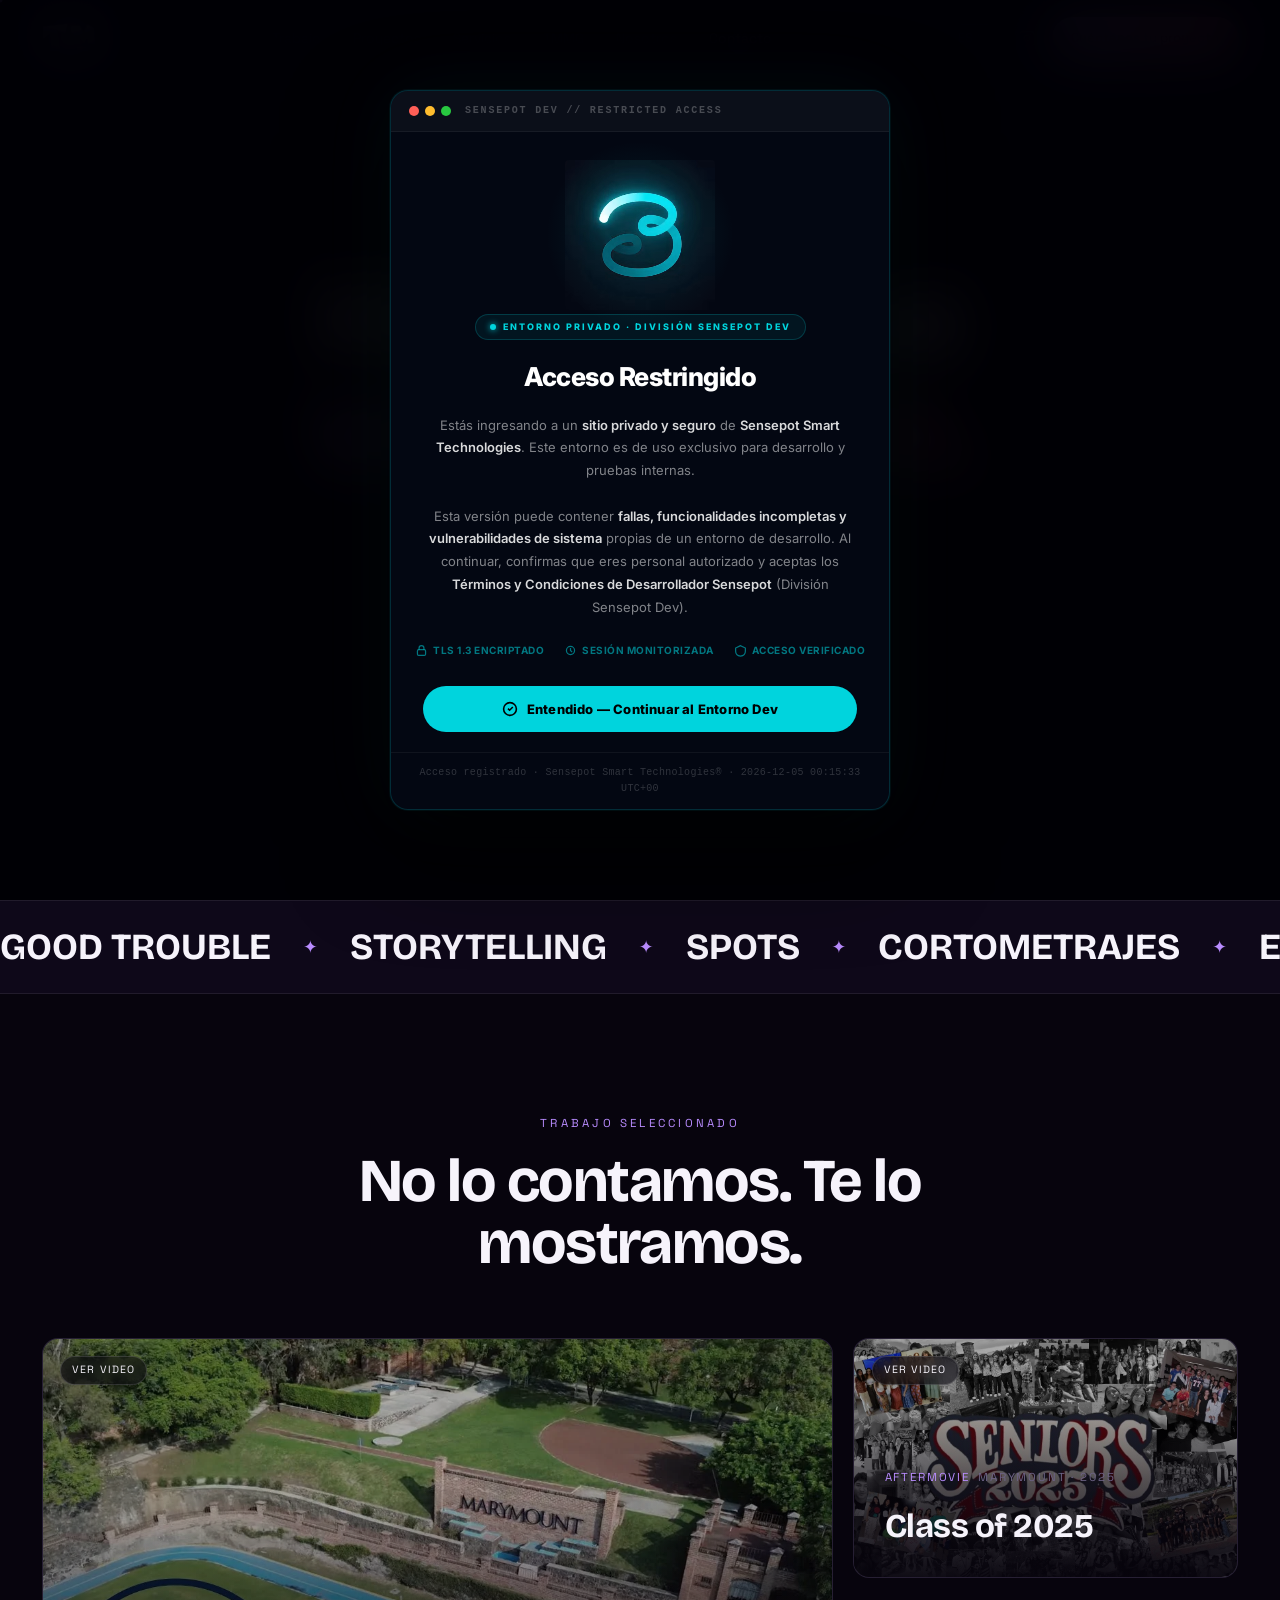
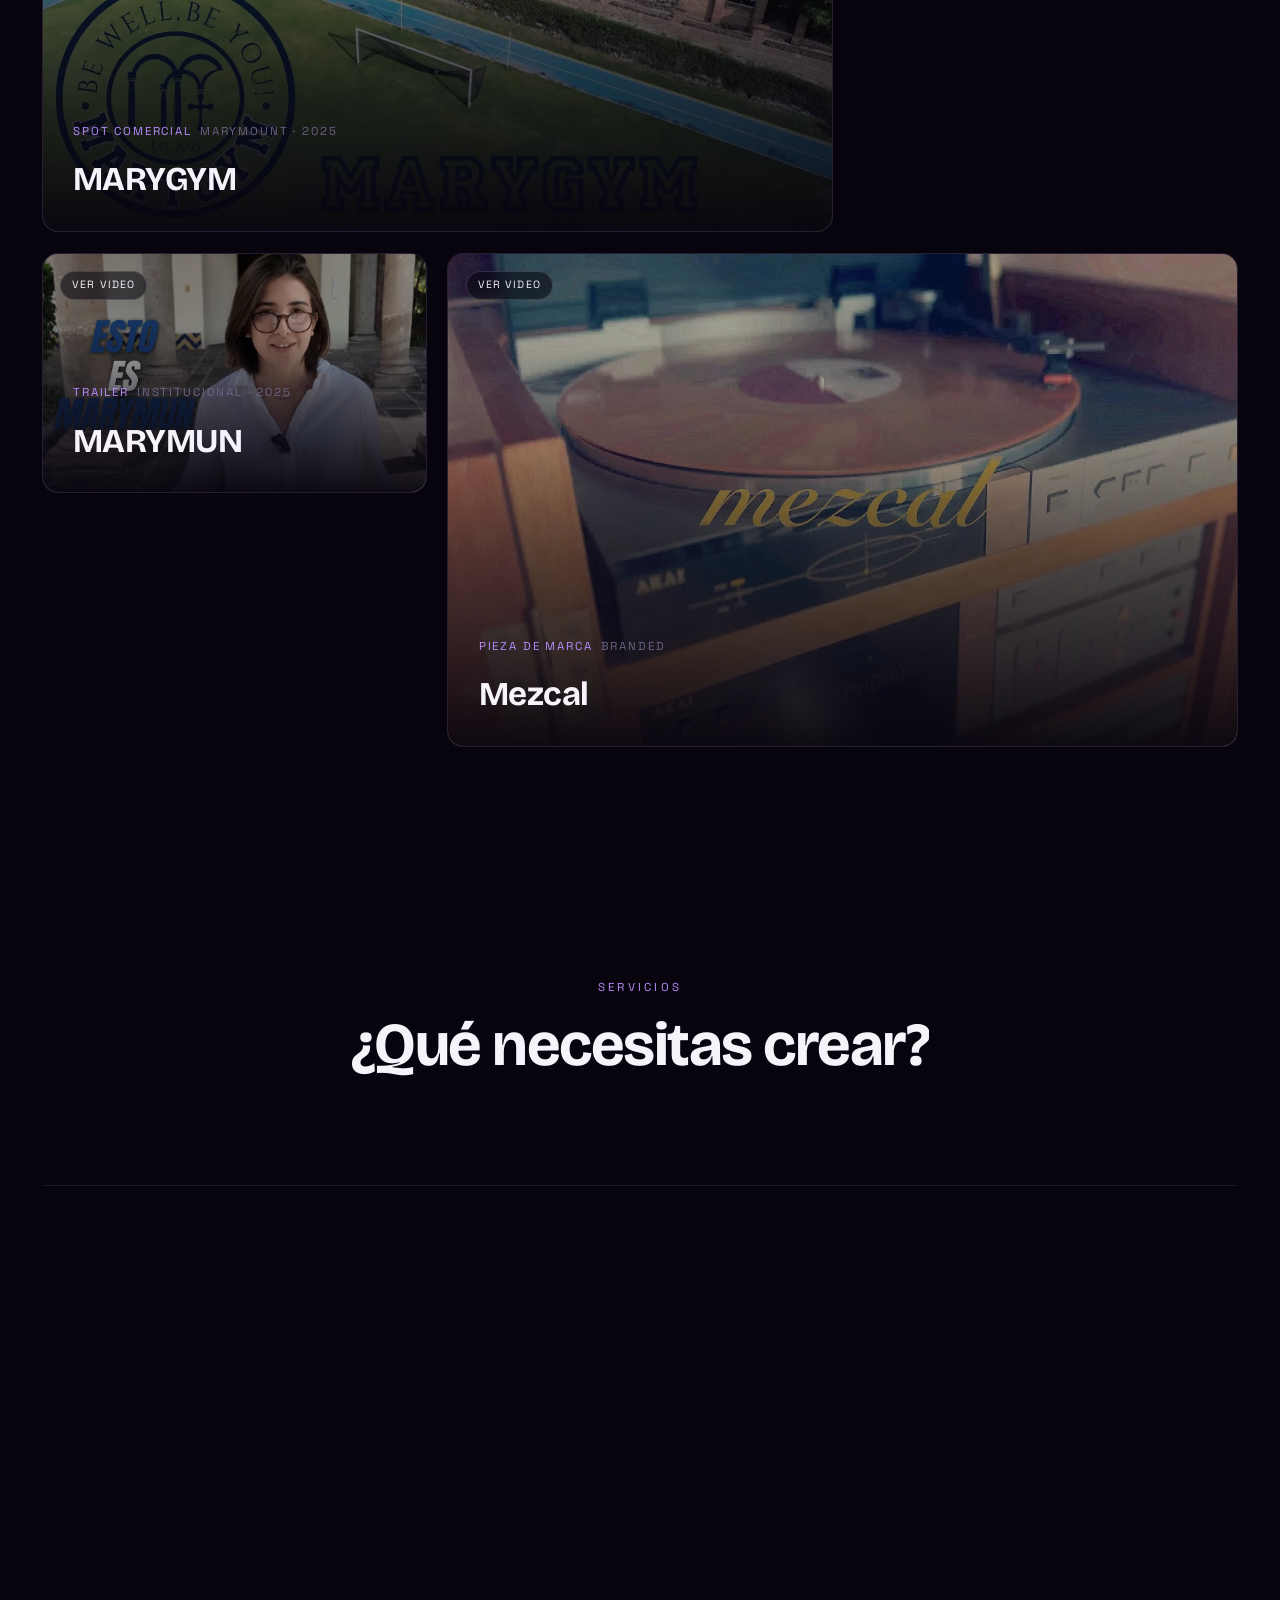
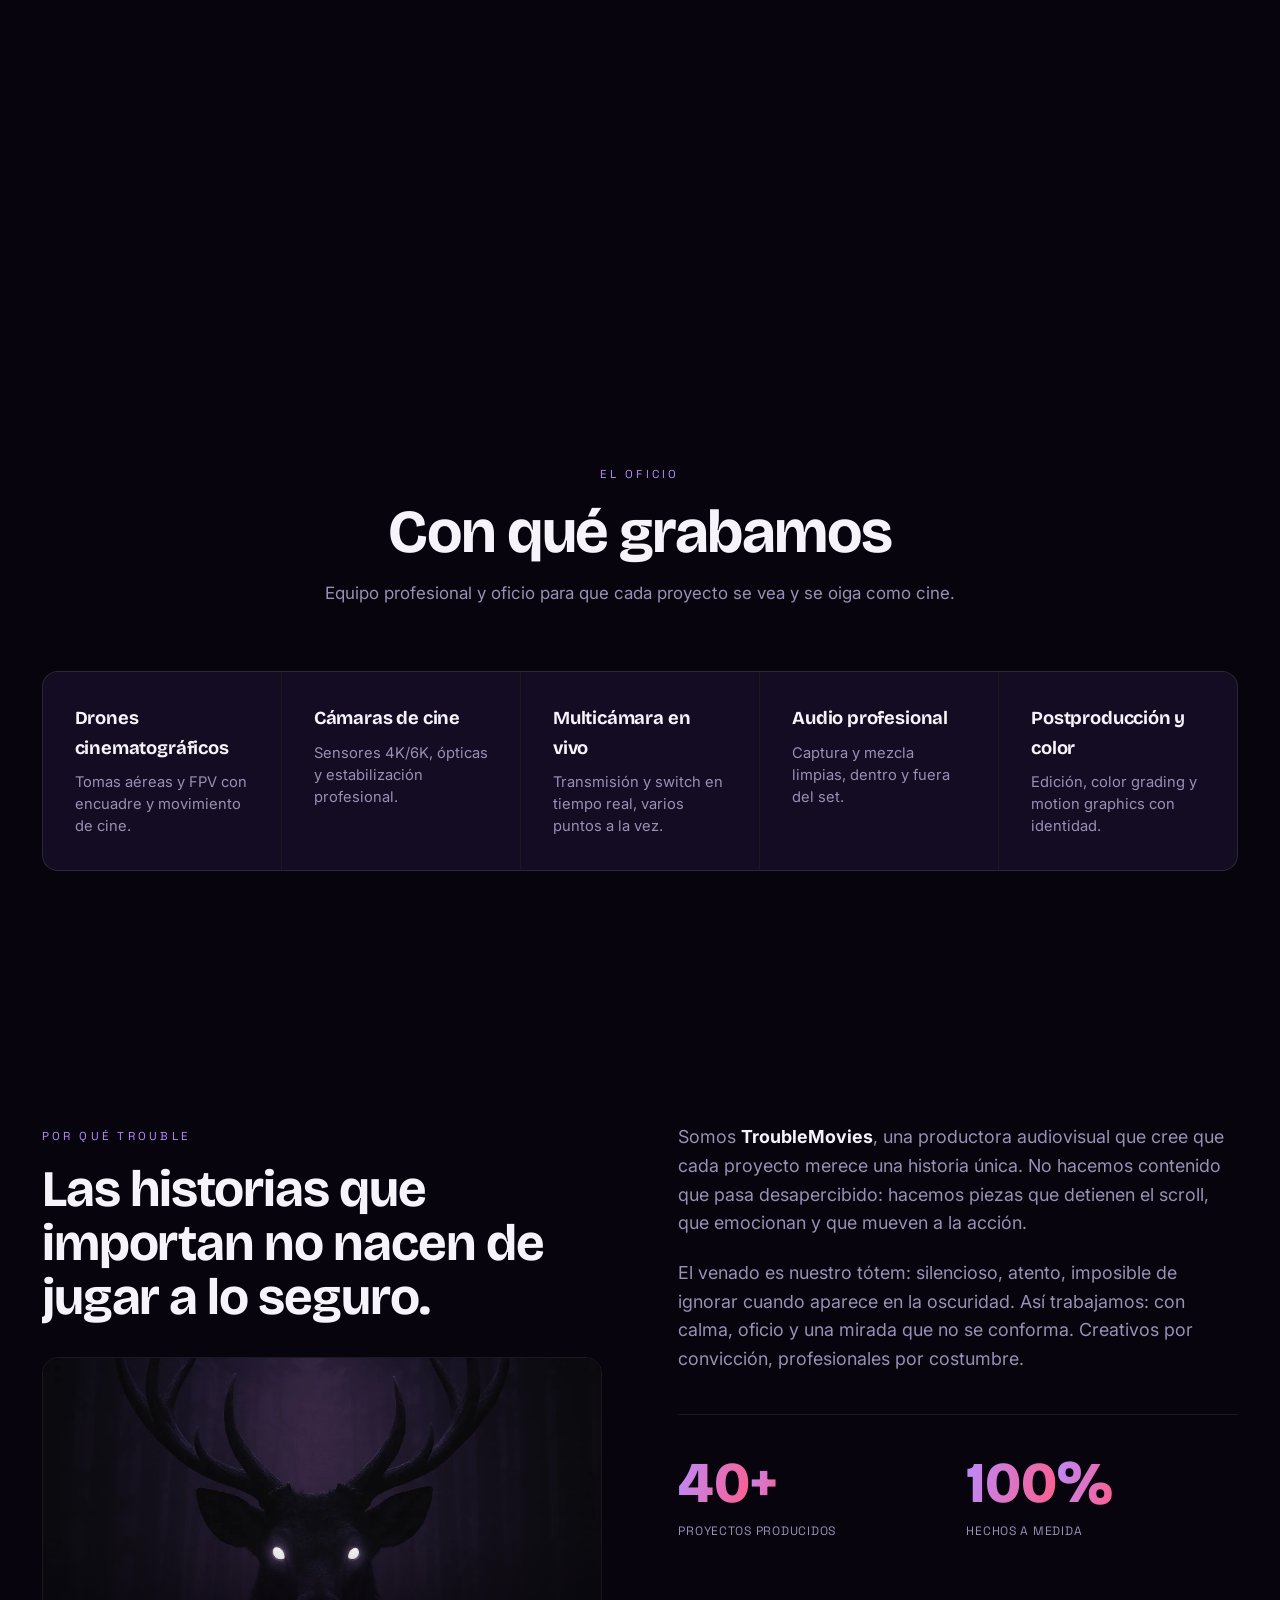
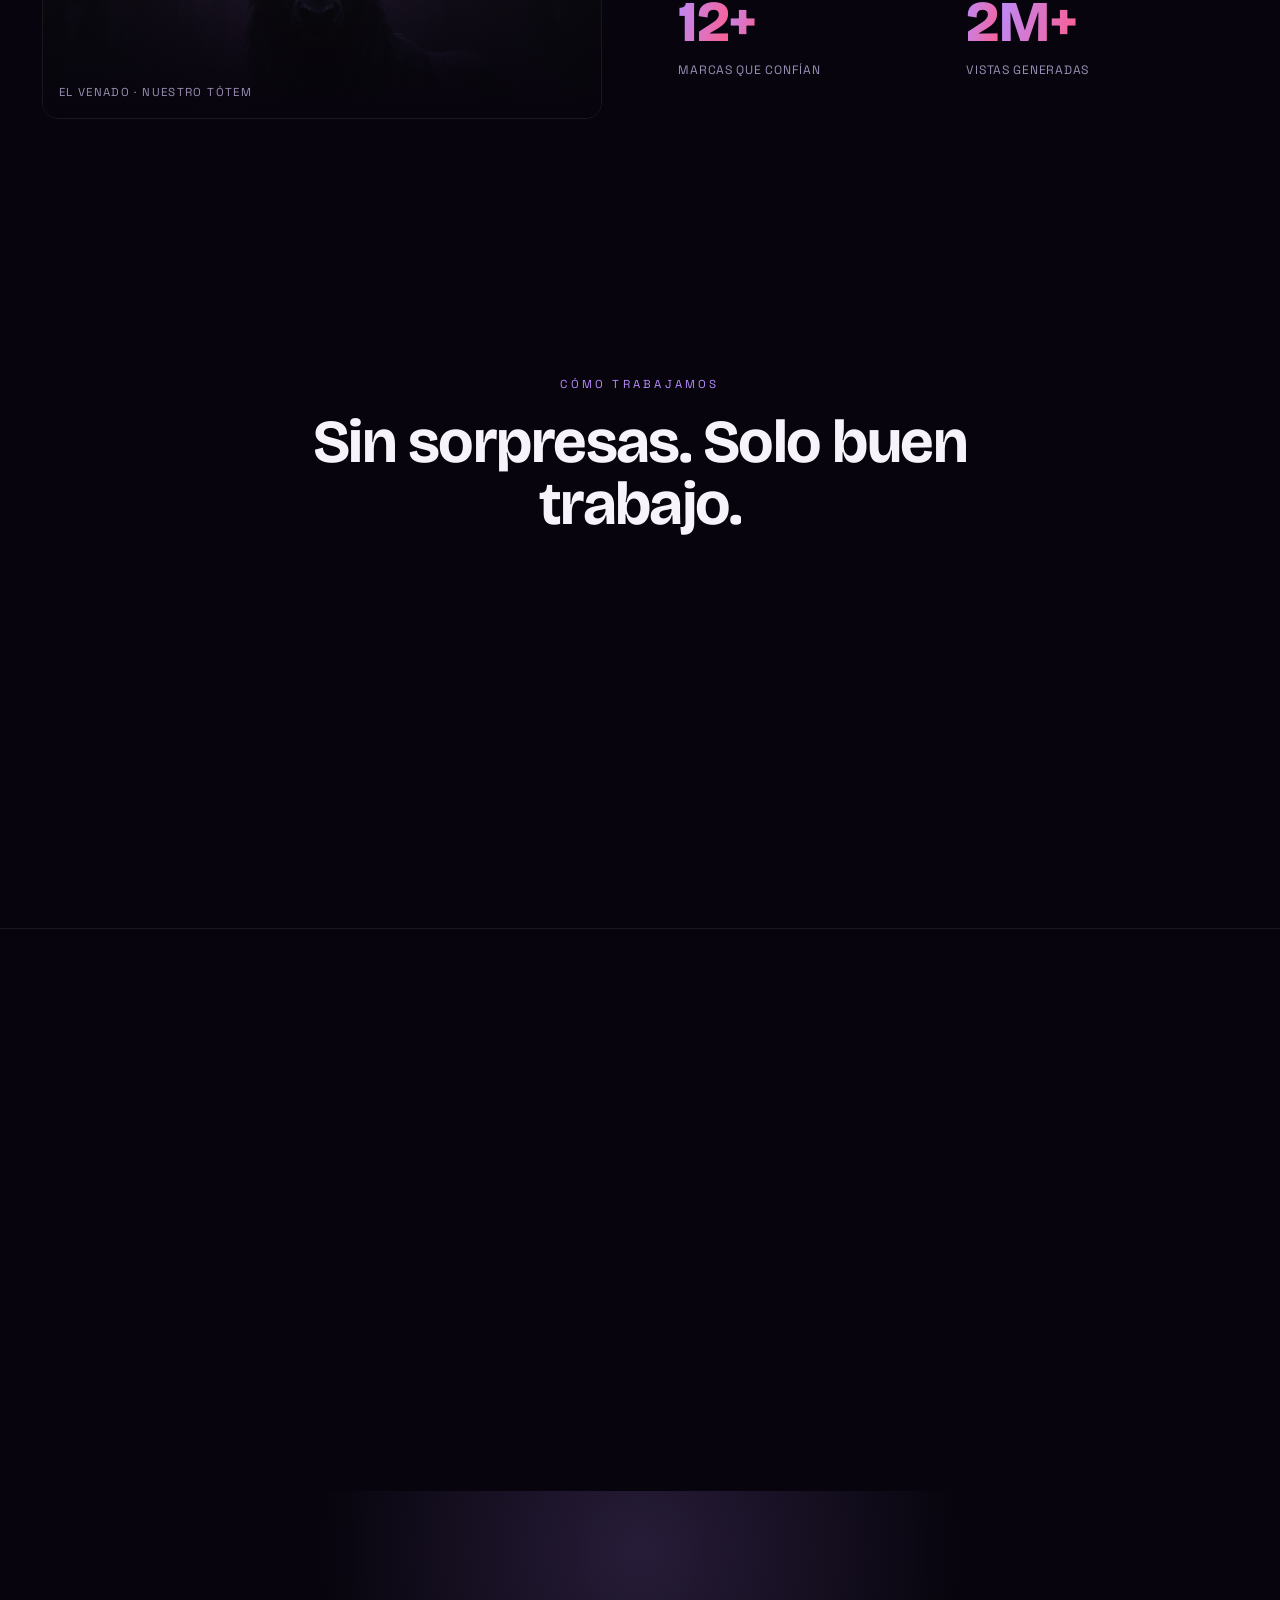
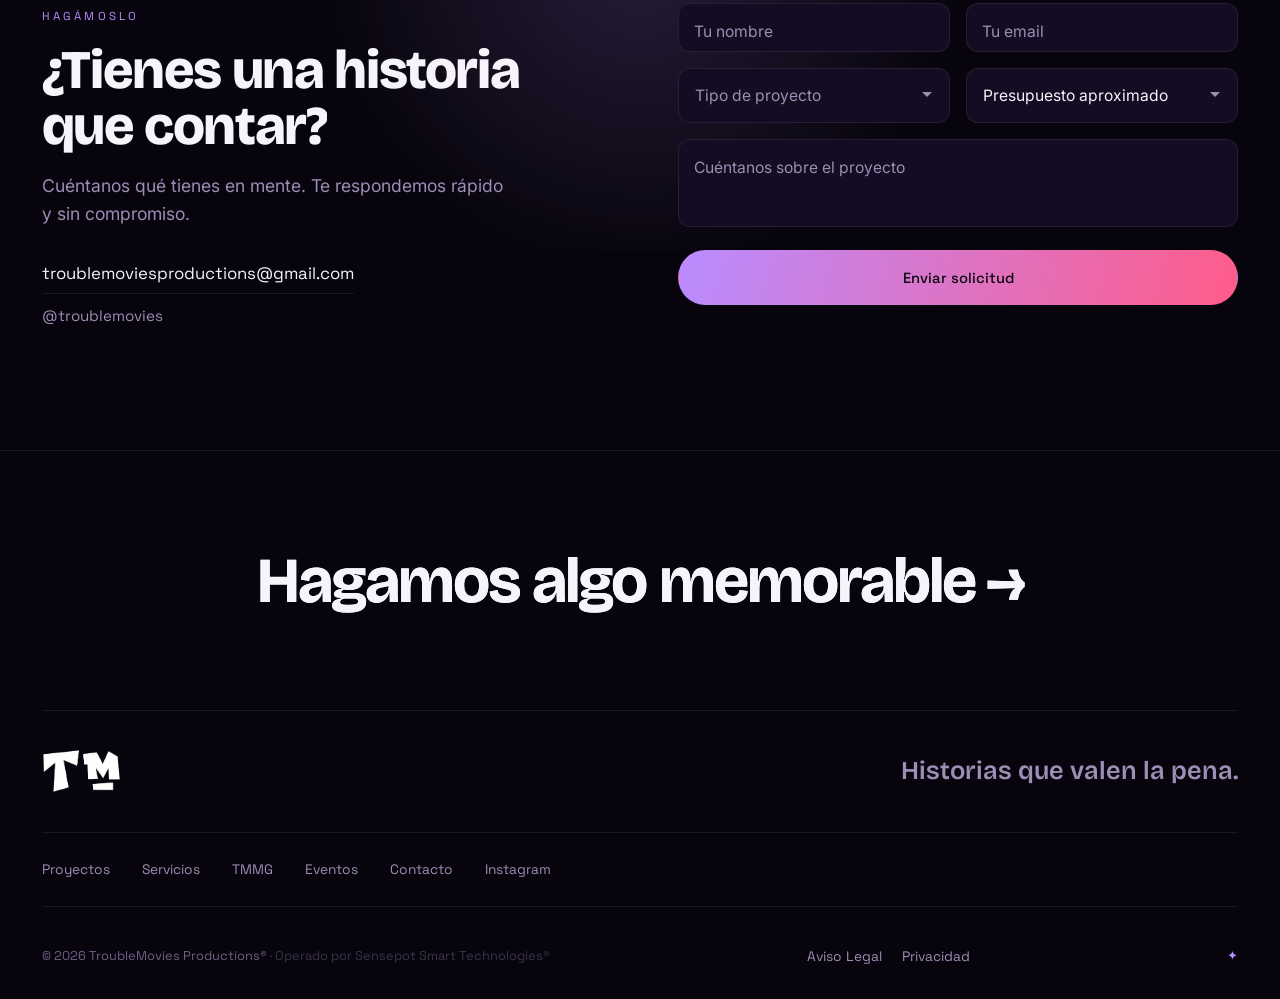
<file: index.html>
<!DOCTYPE html>
<html lang="es">
<head>
<meta charset="UTF-8" />
<meta name="viewport" content="width=device-width, initial-scale=1.0, viewport-fit=cover" />
<title>TroubleMovies · Historias que valen la pena</title>
<meta name="description" content="Productora audiovisual. Convertimos ideas en historias que la gente recuerda y comparte. Spots, cortometrajes, contenido digital y cobertura de eventos." />
<meta name="theme-color" content="#07040d" />

<meta property="og:title" content="TroubleMovies · Historias que valen la pena" />
<meta property="og:description" content="Productora audiovisual creativa. Spots, cortos, contenido digital y eventos." />
<meta property="og:type" content="website" />
<meta property="og:image" content="assets/yt-seniors.jpg" />

<link rel="icon" href="assets/favicon.png" type="image/png" />
<link rel="preconnect" href="https://fonts.googleapis.com" />
<link rel="preconnect" href="https://fonts.gstatic.com" crossorigin />
<link href="https://fonts.googleapis.com/css2?family=Bricolage+Grotesque:opsz,wght@12..96,400;12..96,600;12..96,700;12..96,800&family=Inter:wght@400;500;600&family=Space+Grotesk:wght@400;500;600&display=swap" rel="stylesheet" />
<link rel="stylesheet" href="styles.css" />
</head>
<body>

<!-- scroll progress -->
<div class="progress" id="progress" aria-hidden="true"></div>

<!-- ============ LOADER ============ -->
<div class="loader" id="loader" aria-hidden="true">
  <div class="loader__eyes"><span></span><span></span></div>
  <img class="loader__logo" src="assets/logo-tm.png" alt="TroubleMovies" />
  <div class="loader__bar"><i></i></div>
</div>

<!-- ============ CURSOR ============ -->
<div class="cursor" id="cursor" aria-hidden="true"><span class="cursor__label" id="cursorLabel"></span></div>
<div class="cursor-dot" id="cursorDot" aria-hidden="true"></div>

<!-- ============ NAV ============ -->
<header class="nav" id="nav">
  <a href="#top" class="brand magnetic" aria-label="TroubleMovies inicio">
    <img class="brand__mark" src="assets/logo-tm.png" alt="TroubleMovies" />
  </a>
  <nav class="nav__links" id="navLinks" aria-label="Principal">
    <a href="#work" data-i18n="nav_work">Trabajo</a>
    <a href="proyectos.html" data-i18n="nav_projects">Proyectos</a>
    <a href="#services" data-i18n="nav_services">Servicios</a>
    <a href="trouble-music.html" data-i18n="nav_tmmg">TMMG</a>
    <a href="#about" data-i18n="nav_about">Nosotros</a>
    <a href="#contact" data-i18n="nav_contact">Contacto</a>
  </nav>
  <div class="nav__right">
    <button class="lang" id="langBtn" aria-label="Cambiar idioma"><span class="lang__on">ES</span><span class="lang__off">EN</span></button>
    <a class="nav__ig magnetic" href="https://instagram.com/troublemovies" target="_blank" rel="noopener" aria-label="Instagram">
      <svg viewBox="0 0 24 24" width="18" height="18" aria-hidden="true"><path fill="currentColor" d="M12 2.2c3.2 0 3.6 0 4.8.07 1.2.06 1.8.25 2.2.42.6.22 1 .48 1.4.9.43.42.7.83.92 1.4.17.42.36 1.06.42 2.25.05 1.28.06 1.66.06 4.86s-.01 3.58-.07 4.85c-.06 1.2-.25 1.83-.42 2.25a3.8 3.8 0 0 1-.9 1.4c-.42.43-.83.7-1.4.92-.42.17-1.06.36-2.25.42-1.28.05-1.66.06-4.86.06s-3.58-.01-4.85-.07c-1.2-.06-1.83-.25-2.25-.42a3.8 3.8 0 0 1-1.4-.9 3.8 3.8 0 0 1-.92-1.4c-.17-.42-.36-1.06-.42-2.25C2.21 15.6 2.2 15.2 2.2 12s.01-3.58.07-4.85c.06-1.2.25-1.83.42-2.25.22-.57.49-1 .9-1.42a3.8 3.8 0 0 1 1.42-.9c.42-.17 1.05-.36 2.25-.42C8.42 2.21 8.8 2.2 12 2.2Zm0 1.98c-3.15 0-3.5.01-4.74.07-1.14.05-1.76.24-2.18.4-.55.21-.94.47-1.35.88-.4.4-.66.8-.88 1.35-.16.42-.35 1.04-.4 2.18-.06 1.24-.07 1.6-.07 4.74s.01 3.5.07 4.74c.05 1.14.24 1.76.4 2.18.21.55.47.94.88 1.35.41.4.8.66 1.35.88.42.16 1.04.35 2.18.4 1.24.06 1.6.07 4.74.07s3.5-.01 4.74-.07c1.14-.05 1.76-.24 2.18-.4.55-.22.94-.48 1.35-.88.4-.41.66-.8.88-1.35.16-.42.35-1.04.4-2.18.06-1.24.07-1.6.07-4.74s-.01-3.5-.07-4.74c-.05-1.14-.24-1.76-.4-2.18a3.6 3.6 0 0 0-.88-1.35 3.6 3.6 0 0 0-1.35-.88c-.42-.16-1.04-.35-2.18-.4-1.24-.06-1.59-.07-4.74-.07Zm0 3.37a4.45 4.45 0 1 1 0 8.9 4.45 4.45 0 0 1 0-8.9Zm0 7.34a2.89 2.89 0 1 0 0-5.78 2.89 2.89 0 0 0 0 5.78Zm5.66-7.5a1.04 1.04 0 1 1-2.08 0 1.04 1.04 0 0 1 2.08 0Z"/></svg>
    </a>
    <a href="#contact" class="btn btn--sm magnetic" data-i18n="nav_cta">Cuéntanos tu proyecto</a>
    <button class="burger" id="burger" aria-label="Menú" aria-expanded="false"><span></span><span></span></button>
  </div>
</header>

<main id="top">

<!-- ============ HERO (flashlight reveal) ============ -->
<section class="hero" id="hero">
  <div class="hero__stage" id="heroStage">
    <div class="hero__layer hero__layer--ambient">
      <picture>
        <source srcset="assets/venado-lg.webp" type="image/webp" media="(min-width:760px)" />
        <source srcset="assets/venado-sm.webp" type="image/webp" />
        <img src="assets/venado-lg.jpg" alt="" class="hero__deer" />
      </picture>
    </div>
    <div class="hero__layer hero__layer--torch">
      <picture>
        <source srcset="assets/venado-lg.webp" type="image/webp" media="(min-width:760px)" />
        <source srcset="assets/venado-sm.webp" type="image/webp" />
        <img src="assets/venado-lg.jpg" alt="" class="hero__deer" />
      </picture>
    </div>
    <canvas class="hero__embers" id="embers" aria-hidden="true"></canvas>
    <div class="hero__vignette"></div>
    <div class="hero__grain"></div>
  </div>

  <div class="hero__inner">
    <p class="eyebrow hero__eyebrow"><span data-i18n="hero_eyebrow">Productora audiovisual</span></p>
    <h1 class="hero__title" id="heroTitle">
      <span class="l"><span data-i18n="hero_l1">Historias que</span></span>
      <span class="l"><em data-i18n="hero_l2">valen la pena.</em></span>
    </h1>
    <p class="hero__sub" data-i18n="hero_sub">Convertimos ideas en historias que la gente recuerda y comparte. A veces hay que meterse en problemas para crear algo memorable. Del bueno.</p>
    <div class="hero__cta">
      <a href="#work" class="btn magnetic" data-i18n="hero_work">Ver el trabajo</a>
      <button class="hero__reel magnetic" id="reelBtn" data-cursor="play">
        <span class="hero__reel-ring"><span class="hero__reel-tri"></span></span>
        <span class="hero__reel-txt"><b data-i18n="hero_reel_k">Ver showreel</b><i data-i18n="hero_reel_v">TroubleMovies · Reel</i></span>
      </button>
    </div>
  </div>

  <a href="#work" class="hero__scroll" aria-label="Bajar"><span data-i18n="hero_scroll">Scroll</span><i></i></a>
</section>

<!-- ============ MARQUEE ============ -->
<div class="marquee" id="marquee" aria-hidden="true">
  <div class="marquee__track">
    <span>GOOD TROUBLE</span><b>✦</b><span>STORYTELLING</span><b>✦</b><span>SPOTS</span><b>✦</b><span>CORTOMETRAJES</span><b>✦</b><span>EVENTOS</span><b>✦</b><span>CONTENIDO DIGITAL</span><b>✦</b>
    <span>GOOD TROUBLE</span><b>✦</b><span>STORYTELLING</span><b>✦</b><span>SPOTS</span><b>✦</b><span>CORTOMETRAJES</span><b>✦</b><span>EVENTOS</span><b>✦</b><span>CONTENIDO DIGITAL</span><b>✦</b>
  </div>
</div>

<!-- ============ WORK (proof first) ============ -->
<section class="work" id="work">
  <div class="section__head">
    <p class="eyebrow reveal"><span data-i18n="work_eyebrow">Trabajo seleccionado</span></p>
    <h2 class="section__title reveal" data-split data-i18n="work_title">No lo contamos. Te lo mostramos.</h2>
  </div>
  <div class="work__grid" id="workGrid"><!-- rendered by JS --></div>
</section>

<!-- ============ SERVICES ============ -->
<section class="services" id="services">
  <div class="section__head">
    <p class="eyebrow reveal"><span data-i18n="services_eyebrow">Servicios</span></p>
    <h2 class="section__title reveal" data-split data-i18n="services_title">¿Qué necesitas crear?</h2>
    <p class="section__lead reveal" data-i18n="services_lead">De la idea a la entrega final. Tú traes la visión, nosotros el oficio para volverla inolvidable.</p>
  </div>
  <div class="svc">
    <article class="svc__item reveal">
      <span class="svc__num">01</span>
      <div class="svc__body"><h3 data-i18n="svc1_t">Producción integral</h3><p data-i18n="svc1_d">Desde la idea y el guion hasta filmación, edición y entrega final. Un solo equipo responsable de todo el proceso.</p></div>
      <span class="svc__arrow">↗</span>
    </article>
    <article class="svc__item reveal">
      <span class="svc__num">02</span>
      <div class="svc__body"><h3 data-i18n="svc2_t">Spots y contenido digital</h3><p data-i18n="svc2_d">Videos creativos para redes, campañas de marketing y lanzamientos de marca. Pensados para detener el scroll.</p></div>
      <span class="svc__arrow">↗</span>
    </article>
    <article class="svc__item reveal">
      <span class="svc__num">03</span>
      <div class="svc__body"><h3 data-i18n="svc3_t">Cortometrajes y cine</h3><p data-i18n="svc3_d">Desarrollo de historias con alma, listas para festivales y exhibiciones. Narrativa que trasciende la pantalla.</p></div>
      <span class="svc__arrow">↗</span>
    </article>
    <article class="svc__item reveal">
      <span class="svc__num">04</span>
      <div class="svc__body"><h3 data-i18n="svc4_t">Cobertura de eventos</h3><p data-i18n="svc4_d">Graduaciones, conferencias, lanzamientos y experiencias en vivo filmadas con mirada cinematográfica.</p></div>
      <span class="svc__arrow">↗</span>
    </article>
  </div>
</section>

<!-- ============ GEAR / CAPABILITIES ============ -->
<section class="gear" id="gear">
  <div class="section__head">
    <p class="eyebrow reveal"><span data-i18n="gear_eyebrow">El oficio</span></p>
    <h2 class="section__title reveal" data-split data-i18n="gear_title">Con qué grabamos</h2>
    <p class="section__lead reveal" data-i18n="gear_lead">Equipo profesional y oficio para que cada proyecto se vea y se oiga como cine.</p>
  </div>
  <div class="gear__grid">
    <div class="gear__item reveal"><h3 data-i18n="g1_t">Drones cinematográficos</h3><p data-i18n="g1_d">Tomas aéreas y FPV con encuadre y movimiento de cine.</p></div>
    <div class="gear__item reveal"><h3 data-i18n="g2_t">Cámaras de cine</h3><p data-i18n="g2_d">Sensores 4K/6K, ópticas y estabilización profesional.</p></div>
    <div class="gear__item reveal"><h3 data-i18n="g3_t">Multicámara en vivo</h3><p data-i18n="g3_d">Transmisión y switch en tiempo real, varios puntos a la vez.</p></div>
    <div class="gear__item reveal"><h3 data-i18n="g4_t">Audio profesional</h3><p data-i18n="g4_d">Captura y mezcla limpias, dentro y fuera del set.</p></div>
    <div class="gear__item reveal"><h3 data-i18n="g5_t">Postproducción y color</h3><p data-i18n="g5_d">Edición, color grading y motion graphics con identidad.</p></div>
  </div>
</section>

<!-- ============ ABOUT / WHY TROUBLE ============ -->
<section class="about" id="about">
  <div class="about__grid">
    <div class="about__left">
      <p class="eyebrow reveal"><span data-i18n="about_eyebrow">Por qué Trouble</span></p>
      <h2 class="about__title reveal" data-split data-i18n="about_title">Las historias que importan no nacen de jugar a lo seguro.</h2>
      <div class="about__media reveal">
        <picture>
          <source srcset="assets/venado-lg.webp" type="image/webp" />
          <img src="assets/venado-lg.jpg" alt="El venado, tótem de TroubleMovies" loading="lazy" />
        </picture>
        <span class="about__media-cap" data-i18n="about_cap">El venado · nuestro tótem</span>
      </div>
    </div>
    <div class="about__right">
      <p class="reveal" data-i18n="about_p1">Somos <b>TroubleMovies</b>, una productora audiovisual que cree que cada proyecto merece una historia única. No hacemos contenido que pasa desapercibido: hacemos piezas que detienen el scroll, que emocionan y que mueven a la acción.</p>
      <p class="reveal" data-i18n="about_p2">El venado es nuestro tótem: silencioso, atento, imposible de ignorar cuando aparece en la oscuridad. Así trabajamos: con calma, oficio y una mirada que no se conforma. Creativos por convicción, profesionales por costumbre.</p>
      <div class="stats">
        <div class="stat reveal"><span class="stat__num" data-count="40">0</span><span class="stat__plus">+</span><p data-i18n="stat_1">Proyectos producidos</p></div>
        <div class="stat reveal"><span class="stat__num" data-count="100">0</span><span class="stat__plus">%</span><p data-i18n="stat_2">Hechos a medida</p></div>
        <div class="stat reveal"><span class="stat__num" data-count="12">0</span><span class="stat__plus">+</span><p data-i18n="stat_3">Marcas que confían</p></div>
        <div class="stat reveal"><span class="stat__num" data-count="2">0</span><span class="stat__plus">M+</span><p data-i18n="stat_4">Vistas generadas</p></div>
      </div>
    </div>
  </div>
</section>

<!-- ============ PROCESS ============ -->
<section class="process" id="process">
  <div class="section__head">
    <p class="eyebrow reveal"><span data-i18n="process_eyebrow">Cómo trabajamos</span></p>
    <h2 class="section__title reveal" data-split data-i18n="process_title">Sin sorpresas. Solo buen trabajo.</h2>
  </div>
  <div class="steps">
    <div class="step reveal"><span class="step__n">01</span><h3 data-i18n="step1_t">Conversamos</h3><p data-i18n="step1_d">Entendemos tu objetivo, tu marca y a quién quieres llegar. Sin briefs interminables.</p></div>
    <div class="step reveal"><span class="step__n">02</span><h3 data-i18n="step2_t">Creamos la idea</h3><p data-i18n="step2_d">Concepto, guion y plan de producción. Te mostramos a dónde vamos antes de grabar.</p></div>
    <div class="step reveal"><span class="step__n">03</span><h3 data-i18n="step3_t">Producimos</h3><p data-i18n="step3_d">Rodaje y dirección con un equipo que cuida cada detalle frente y detrás de cámara.</p></div>
    <div class="step reveal"><span class="step__n">04</span><h3 data-i18n="step4_t">Entregamos</h3><p data-i18n="step4_d">Edición, color y sonido. Recibes piezas listas para publicar en cada formato.</p></div>
  </div>
</section>

<!-- ============ CLIENTS + TESTIMONIAL ============ -->
<section class="clients">
  <p class="clients__label reveal" data-i18n="clients_label">Marcas que confían en nosotros</p>
  <div class="clients__row reveal">
    <img src="assets/client-marymount.png" alt="Marymount Cuernavaca" loading="lazy" />
    <img src="assets/client-sensepot.png" alt="Sensepot Smart" loading="lazy" />
    <img src="assets/client-cristobal-colon.png" alt="Grupo Educativo Cristóbal Colón" loading="lazy" />
    <img src="assets/client-colegio-suizo.png" alt="Colegio Suizo de México" loading="lazy" />
    <span class="clients__more" data-i18n="clients_more">y más…</span>
  </div>
  <figure class="quote reveal">
    <blockquote data-i18n="quote_text">“Llegaron, entendieron la idea en cinco minutos y entregaron algo mejor de lo que imaginamos. El resultado habló por sí solo.”</blockquote>
  </figure>
</section>

<!-- ============ CONTACT ============ -->
<section class="contact" id="contact">
  <div class="contact__bg" aria-hidden="true"><div class="contact__glow"></div></div>
  <div class="contact__inner">
    <div class="contact__left">
      <p class="eyebrow reveal"><span data-i18n="contact_eyebrow">Hagámoslo</span></p>
      <h2 class="contact__title reveal" data-split data-i18n="contact_title">¿Tienes una historia que contar?</h2>
      <p class="contact__lead reveal" data-i18n="contact_lead">Cuéntanos qué tienes en mente. Te respondemos rápido y sin compromiso.</p>
      <div class="contact__direct reveal">
        <a href="mailto:troublemoviesproductions@gmail.com" class="contact__mail magnetic">troublemoviesproductions@gmail.com</a>
        <a href="https://instagram.com/troublemovies" target="_blank" rel="noopener" class="magnetic">@troublemovies</a>
      </div>
    </div>
    <form class="form reveal" id="contactForm" novalidate>
      <div class="field"><input type="text" id="f_name" name="name" required placeholder=" " /><label for="f_name" data-i18n="form_name">Tu nombre</label></div>
      <div class="field"><input type="email" id="f_email" name="email" required placeholder=" " /><label for="f_email" data-i18n="form_email">Tu email</label></div>
      <div class="field">
        <select id="f_type" name="type" required>
          <option value="" selected disabled data-i18n="form_type">Tipo de proyecto</option>
          <option data-i18n="form_type1">Spot / contenido digital</option>
          <option data-i18n="form_type2">Cortometraje / cine</option>
          <option data-i18n="form_type3">Producción integral</option>
          <option data-i18n="form_type4">Cobertura de evento</option>
          <option data-i18n="form_type5">Otro</option>
        </select>
      </div>
      <div class="field">
        <select id="f_budget" name="budget">
          <option value="" selected disabled data-i18n="form_budget">Presupuesto aproximado</option>
          <option>&lt; $10,000 MXN</option>
          <option>$10,000 – $30,000 MXN</option>
          <option>$30,000 – $80,000 MXN</option>
          <option>&gt; $80,000 MXN</option>
          <option data-i18n="form_budget_x">Aún no lo sé</option>
        </select>
      </div>
      <div class="field field--full"><textarea id="f_msg" name="message" rows="3" placeholder=" "></textarea><label for="f_msg" data-i18n="form_msg">Cuéntanos sobre el proyecto</label></div>
      <button type="submit" class="btn btn--full magnetic" data-i18n="form_send">Enviar solicitud</button>
      <p class="form__note" id="formNote" aria-live="polite"></p>
    </form>
  </div>
</section>

</main>

<!-- ============ FOOTER ============ -->
<footer class="footer">
  <div class="footer__cta">
    <a href="#contact" class="footer__big" data-i18n="footer_big">Hagamos algo memorable →</a>
  </div>
  <div class="footer__top">
    <a href="#top" class="brand brand--lg magnetic"><img class="brand__mark" src="assets/logo-tm.png" alt="TroubleMovies" /></a>
    <p class="footer__tag" data-i18n="footer_tag">Historias que valen la pena.</p>
  </div>
  <div class="footer__links">
    <a href="proyectos.html" data-i18n="nav_projects">Proyectos</a>
    <a href="#services" data-i18n="nav_services">Servicios</a>
    <a href="trouble-music.html" data-i18n="nav_tmmg">TMMG</a>
    <a href="eventos.html" data-i18n="nav_events">Eventos</a>
    <a href="#contact" data-i18n="nav_contact">Contacto</a>
    <a href="https://instagram.com/troublemovies" target="_blank" rel="noopener">Instagram</a>
  </div>
  <div class="footer__bottom">
    <span>© <span id="year"></span> TroubleMovies Productions® <span style="opacity:.5">· Operado por Sensepot Smart Technologies®</span></span>
    <span class="footer__links" style="margin:0;padding:0;border:0;gap:1.2rem">
      <a href="legal.html" data-i18n="nav_legal">Aviso Legal</a>
      <a href="privacidad.html" data-i18n="nav_privacy">Privacidad</a>
    </span>
    <span class="footer__deer">✦</span>
  </div>
</footer>

<!-- ============ LIGHTBOX ============ -->
<div class="lightbox" id="lightbox" aria-hidden="true">
  <button class="lightbox__close" id="lightboxClose" aria-label="Cerrar">✕</button>
  <div class="lightbox__frame"><div id="lightboxPlayer"></div></div>
  <p class="lightbox__title" id="lightboxTitle"></p>
</div>

<script src="script.js"></script>
</body>
</html>
</file>
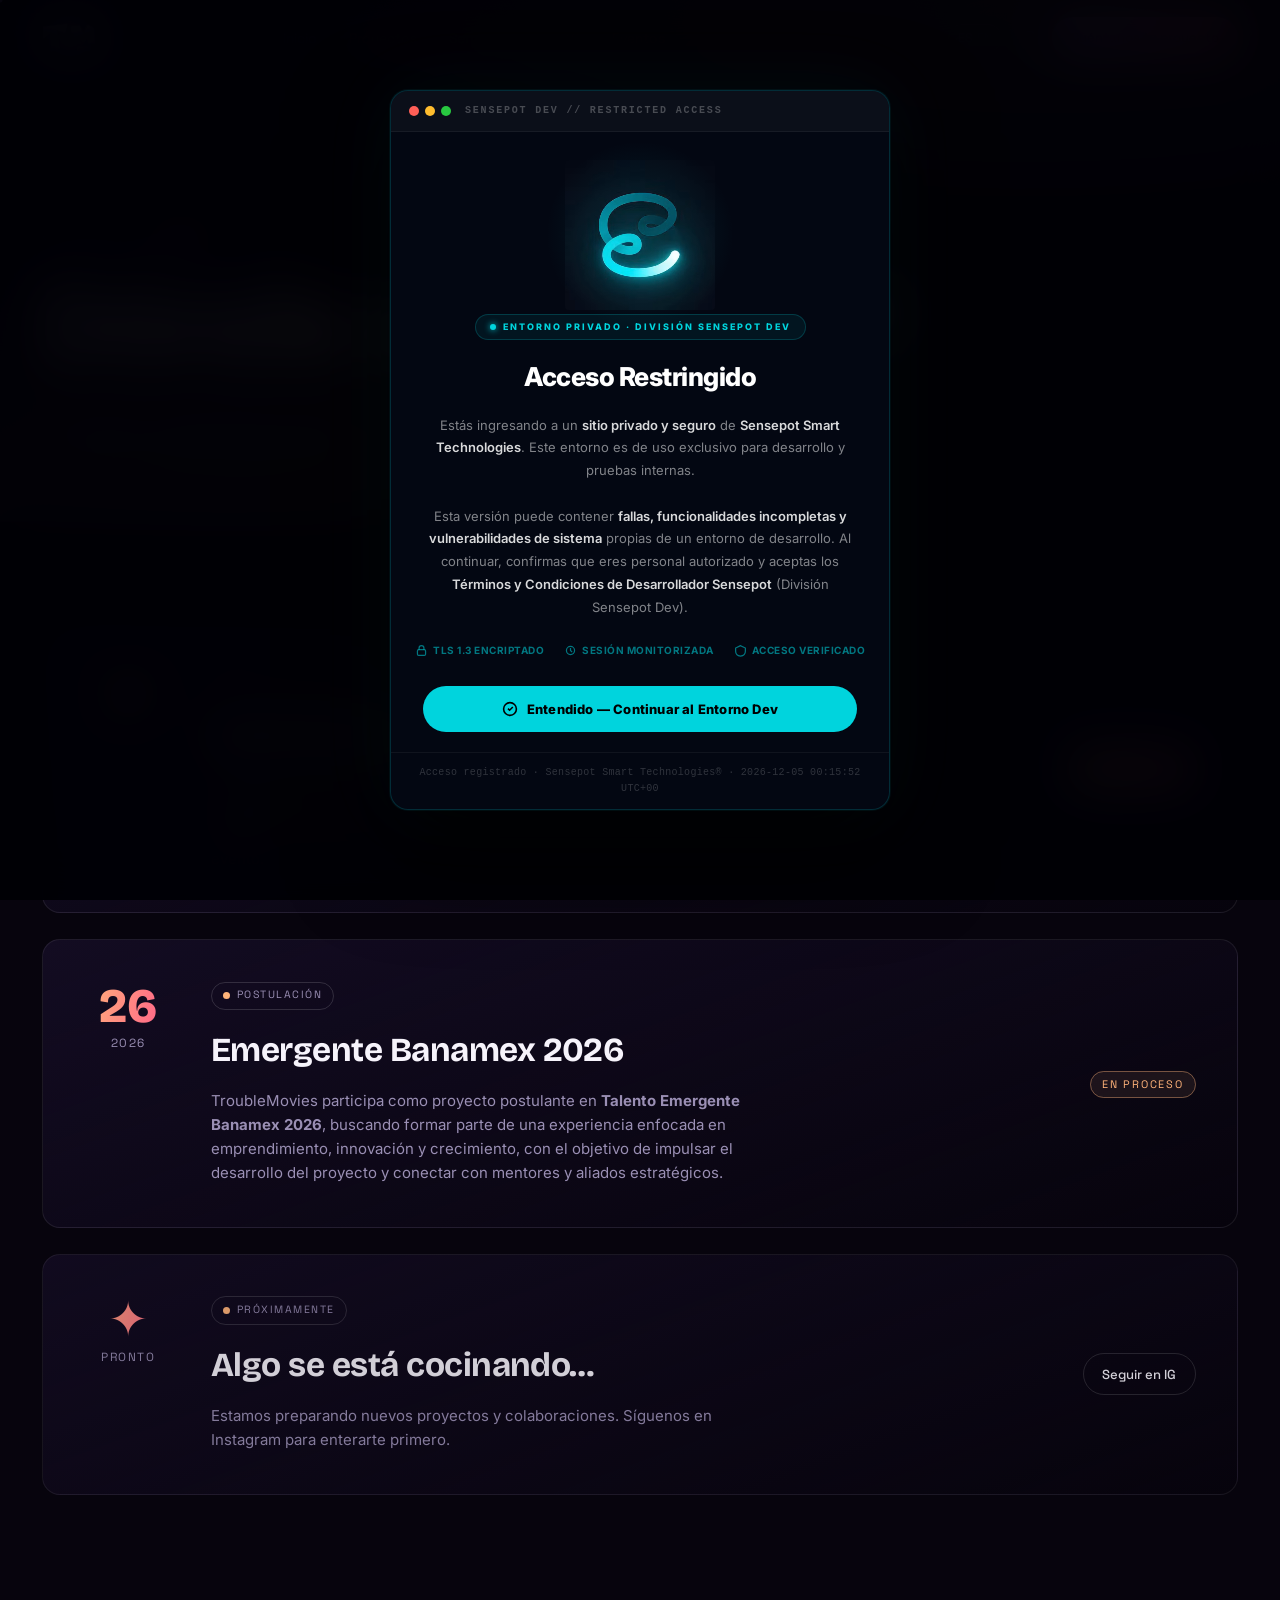
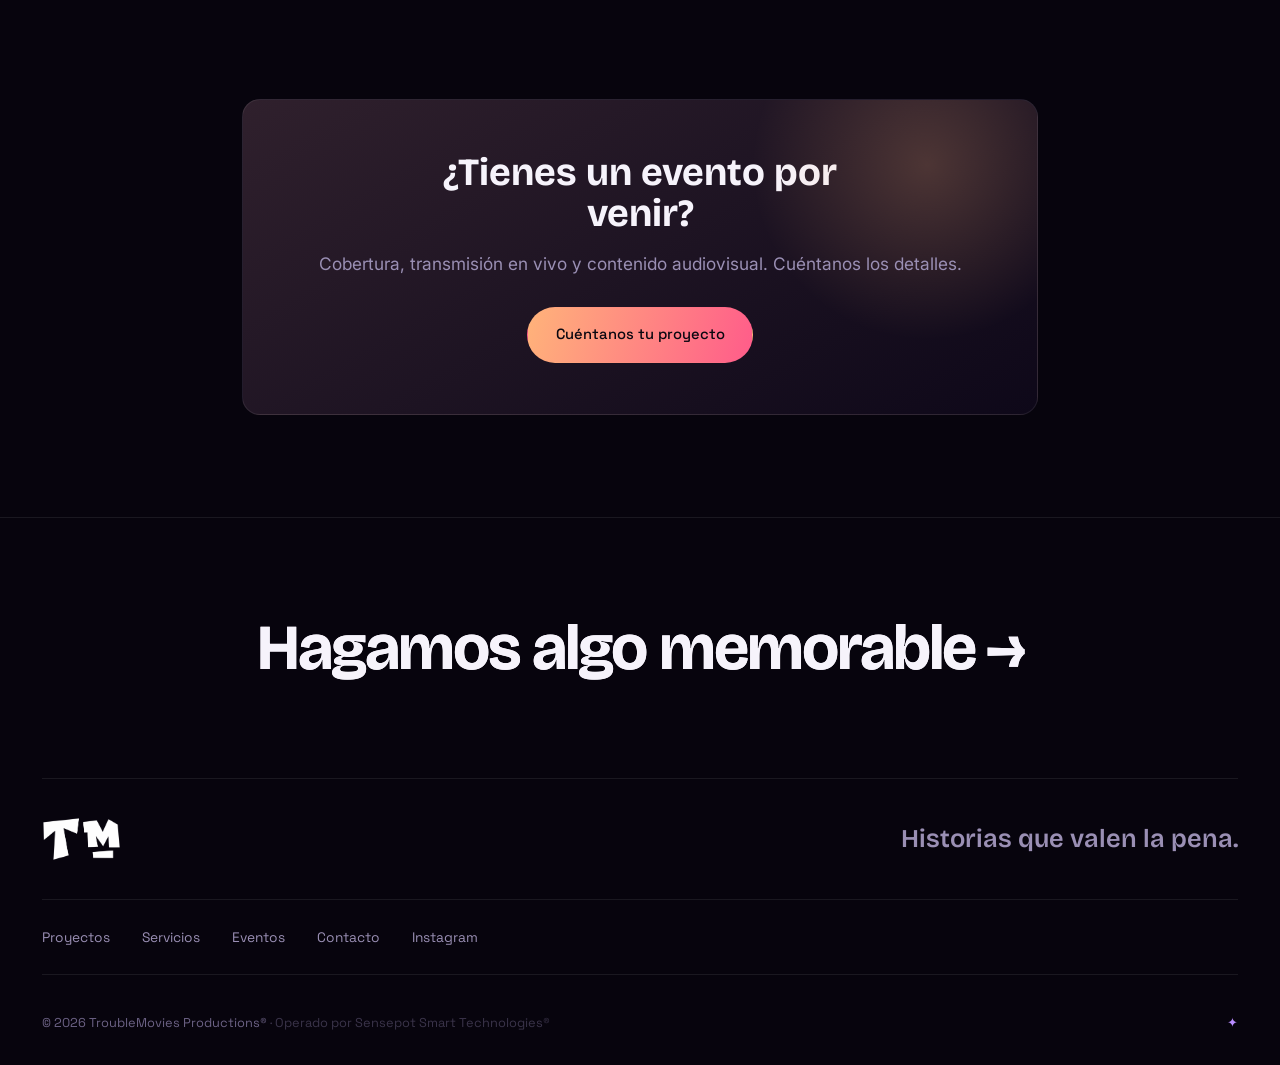
<file: eventos.html>
<!DOCTYPE html>
<html lang="es">
<head>
<meta charset="UTF-8" />
<meta name="viewport" content="width=device-width, initial-scale=1.0, viewport-fit=cover" />
<title>Eventos · TroubleMovies Productions</title>
<meta name="description" content="Próximos eventos y participaciones de TroubleMovies Productions: cobertura, patrocinios y proyectos en los que estamos." />
<meta name="theme-color" content="#07040d" />
<meta property="og:title" content="Eventos · TroubleMovies" />
<meta property="og:description" content="Dónde estará TroubleMovies y en qué proyectos participamos." />
<meta property="og:image" content="assets/maryrun-hero.jpg" />

<link rel="icon" href="assets/favicon.png" type="image/png" />
<link rel="preconnect" href="https://fonts.googleapis.com" />
<link rel="preconnect" href="https://fonts.gstatic.com" crossorigin />
<link href="https://fonts.googleapis.com/css2?family=Bricolage+Grotesque:opsz,wght@12..96,400;12..96,600;12..96,700;12..96,800&family=Inter:wght@400;500;600&family=Space+Grotesk:wght@400;500;600&display=swap" rel="stylesheet" />
<link rel="stylesheet" href="styles.css" />
<link rel="stylesheet" href="pages.css" />
<style>
  .ev{ display:grid; grid-template-columns:auto 1fr auto; gap:clamp(1.2rem,3vw,2.6rem); align-items:start;
    padding:clamp(1.6rem,3.5vw,2.6rem); border:1px solid var(--line); border-radius:18px; background:linear-gradient(160deg,var(--bg-card),transparent);
    transition:border-color .4s,transform .5s var(--ease); }
  .ev:hover{ border-color:color-mix(in srgb,var(--accent) 40%,transparent); transform:translateY(-4px); }
  .ev__date{ text-align:center; min-width:88px; }
  .ev__date b{ display:block; font-family:var(--display); font-weight:800; font-size:clamp(2rem,5vw,3rem); line-height:1; background:var(--grad-page); -webkit-background-clip:text; background-clip:text; color:transparent; }
  .ev__date span{ font-family:var(--mono); font-size:.74rem; letter-spacing:.12em; text-transform:uppercase; color:var(--muted); }
  .ev__status{ display:inline-flex; align-items:center; gap:.45rem; font-family:var(--mono); font-size:.66rem; letter-spacing:.14em; text-transform:uppercase;
    border:1px solid var(--line-2); border-radius:100px; padding:.3rem .7rem; color:var(--muted); margin-bottom:.9rem; }
  .ev__status i{ width:7px; height:7px; border-radius:50%; background:var(--accent); }
  .ev__status.live i{ background:var(--magenta); box-shadow:0 0 10px var(--magenta); animation:livedot 1.4s ease-in-out infinite; }
  @keyframes livedot{ 0%,100%{opacity:1} 50%{opacity:.25} }
  .ev__name{ font-family:var(--display); font-weight:700; font-size:clamp(1.4rem,3vw,2.1rem); letter-spacing:-.015em; }
  .ev__desc{ color:var(--muted); margin-top:.7rem; max-width:62ch; }
  .ev__cta{ align-self:center; }
  @media (max-width:680px){ .ev{ grid-template-columns:1fr; } .ev__date{ display:flex; gap:.6rem; align-items:baseline; min-width:0; text-align:left; } .ev__cta{ align-self:start; } }
</style>
</head>
<body>

<div class="progress" id="progress" aria-hidden="true"></div>

<div class="loader" id="loader" aria-hidden="true">
  <div class="loader__eyes"><span></span><span></span></div>
  <img class="loader__logo" src="assets/logo-tm.png" alt="TroubleMovies" />
  <div class="loader__bar"><i></i></div>
</div>

<div class="cursor" id="cursor" aria-hidden="true"><span class="cursor__label" id="cursorLabel"></span></div>
<div class="cursor-dot" id="cursorDot" aria-hidden="true"></div>

<header class="nav" id="nav">
  <a href="index.html" class="brand magnetic" aria-label="TroubleMovies inicio"><img class="brand__mark" src="assets/logo-tm.png" alt="TroubleMovies" /></a>
  <nav class="nav__links" id="navLinks" aria-label="Principal">
    <a href="index.html" data-i18n="nav_home">Inicio</a>
    <a href="proyectos.html" data-i18n="nav_projects">Proyectos</a>
    <a href="index.html#services" data-i18n="nav_services">Servicios</a>
    <a href="trouble-music.html" data-i18n="nav_tmmg">TMMG</a>
    <a href="eventos.html" data-i18n="nav_events">Eventos</a>
    <a href="index.html#contact" data-i18n="nav_contact">Contacto</a>
  </nav>
  <div class="nav__right">
    <button class="lang" id="langBtn" aria-label="Cambiar idioma"><span class="lang__on">ES</span><span class="lang__off">EN</span></button>
    <a class="nav__ig magnetic" href="https://instagram.com/troublemovies" target="_blank" rel="noopener" aria-label="Instagram"><svg viewBox="0 0 24 24" width="18" height="18" aria-hidden="true"><path fill="currentColor" d="M12 2.2c3.2 0 3.6 0 4.8.07 1.2.06 1.8.25 2.2.42.6.22 1 .48 1.4.9.43.42.7.83.92 1.4.17.42.36 1.06.42 2.25.05 1.28.06 1.66.06 4.86s-.01 3.58-.07 4.85c-.06 1.2-.25 1.83-.42 2.25a3.8 3.8 0 0 1-.9 1.4c-.42.43-.83.7-1.4.92-.42.17-1.06.36-2.25.42-1.28.05-1.66.06-4.86.06s-3.58-.01-4.85-.07c-1.2-.06-1.83-.25-2.25-.42a3.8 3.8 0 0 1-1.4-.9 3.8 3.8 0 0 1-.92-1.4c-.17-.42-.36-1.06-.42-2.25C2.21 15.6 2.2 15.2 2.2 12s.01-3.58.07-4.85c.06-1.2.25-1.83.42-2.25.22-.57.49-1 .9-1.42a3.8 3.8 0 0 1 1.42-.9c.42-.17 1.05-.36 2.25-.42C8.42 2.21 8.8 2.2 12 2.2Zm0 1.98c-3.15 0-3.5.01-4.74.07-1.14.05-1.76.24-2.18.4-.55.21-.94.47-1.35.88-.4.4-.66.8-.88 1.35-.16.42-.35 1.04-.4 2.18-.06 1.24-.07 1.6-.07 4.74s.01 3.5.07 4.74c.05 1.14.24 1.76.4 2.18.21.55.47.94.88 1.35.41.4.8.66 1.35.88.42.16 1.04.35 2.18.4 1.24.06 1.6.07 4.74.07s3.5-.01 4.74-.07c1.14-.05 1.76-.24 2.18-.4.55-.22.94-.48 1.35-.88.4-.41.66-.8.88-1.35.16-.42.35-1.04.4-2.18.06-1.24.07-1.6.07-4.74s-.01-3.5-.07-4.74c-.05-1.14-.24-1.76-.4-2.18a3.6 3.6 0 0 0-.88-1.35 3.6 3.6 0 0 0-1.35-.88c-.42-.16-1.04-.35-2.18-.4-1.24-.06-1.59-.07-4.74-.07Zm0 3.37a4.45 4.45 0 1 1 0 8.9 4.45 4.45 0 0 1 0-8.9Zm0 7.34a2.89 2.89 0 1 0 0-5.78 2.89 2.89 0 0 0 0 5.78Zm5.66-7.5a1.04 1.04 0 1 1-2.08 0 1.04 1.04 0 0 1 2.08 0Z"/></svg></a>
    <a href="index.html#contact" class="btn btn--sm magnetic" data-i18n="nav_cta">Cuéntanos tu proyecto</a>
    <button class="burger" id="burger" aria-label="Menú" aria-expanded="false"><span></span><span></span></button>
  </div>
</header>

<main class="page" id="top" style="--accent:#ffb37a; --accent-2:#ff5c8a;">

  <!-- HERO -->
  <section class="phero" style="min-height:58vh">
    <div class="phero__bg" style="background:radial-gradient(110% 90% at 80% 0%,color-mix(in srgb,var(--accent) 26%,transparent),transparent 55%),var(--bg)"></div>
    <div class="phero__grain"></div>
    <div class="phero__inner">
      <div class="phero__kicker">
        <a href="proyectos.html" class="crumb magnetic"><i>←</i><span data-i18n="crumb">Proyectos</span></a>
        <span class="tagchip" data-i18n="e_tag">Agenda</span>
      </div>
      <h1 class="phero__title" data-split data-i18n="e_title">Dónde estará TM®</h1>
      <p class="phero__sub" data-i18n="e_sub">Los eventos y proyectos en los que TroubleMovies participa: cobertura, patrocinios y nuevas colaboraciones.</p>
    </div>
  </section>

  <!-- EVENT LIST -->
  <section class="sec wrap">
    <div style="display:grid; gap:clamp(1rem,2vw,1.6rem)">

      <article class="ev reveal">
        <div class="ev__date"><b>XI</b><span>MaryRun</span></div>
        <div>
          <span class="ev__status live"><i></i><span data-i18n="e_s1">Realizado · Ene 2026</span></span>
          <h2 class="ev__name">MARYRUN XI</h2>
          <p class="ev__desc" data-i18n="e_d1">TroubleMovies participó como <b>Patrocinador Oficial y Coordinador de Difusión</b>. Estuvimos a cargo de la grabación y transmisión en vivo, la cobertura completa y la producción de todo el contenido audiovisual del evento.</p>
        </div>
        <div class="ev__cta"><a class="btn btn--sm magnetic" href="maryrun11.html" data-i18n="e_cta1">Ver cobertura</a></div>
      </article>

      <article class="ev reveal">
        <div class="ev__date"><b>26</b><span>2026</span></div>
        <div>
          <span class="ev__status"><i></i><span data-i18n="e_s2">Postulación</span></span>
          <h2 class="ev__name">Emergente Banamex 2026</h2>
          <p class="ev__desc" data-i18n="e_d2">TroubleMovies participa como proyecto postulante en <b>Talento Emergente Banamex 2026</b>, buscando formar parte de una experiencia enfocada en emprendimiento, innovación y crecimiento, con el objetivo de impulsar el desarrollo del proyecto y conectar con mentores y aliados estratégicos.</p>
        </div>
        <div class="ev__cta"><span class="tagchip" data-i18n="e_pending">En proceso</span></div>
      </article>

      <article class="ev reveal" style="opacity:.85">
        <div class="ev__date"><b>✦</b><span data-i18n="e_soon_s">Pronto</span></div>
        <div>
          <span class="ev__status"><i></i><span data-i18n="e_s3">Próximamente</span></span>
          <h2 class="ev__name" data-i18n="e_n3">Algo se está cocinando…</h2>
          <p class="ev__desc" data-i18n="e_d3">Estamos preparando nuevos proyectos y colaboraciones. Síguenos en Instagram para enterarte primero.</p>
        </div>
        <div class="ev__cta"><a class="btn btn--sm btn--ghost magnetic" href="https://instagram.com/troublemovies" target="_blank" rel="noopener" data-i18n="e_cta3">Seguir en IG</a></div>
      </article>

    </div>
  </section>

  <!-- CTA -->
  <section class="sec wrap wrap--narrow">
    <div class="callout reveal" style="text-align:center">
      <h2 class="callout__title" style="margin-inline:auto" data-i18n="e_cta_t">¿Tienes un evento por venir?</h2>
      <p style="margin-inline:auto" data-i18n="e_cta_p">Cobertura, transmisión en vivo y contenido audiovisual. Cuéntanos los detalles.</p>
      <div style="margin-top:1.8rem"><a class="btn magnetic" href="index.html#contact" data-i18n="nav_cta">Cuéntanos tu proyecto</a></div>
    </div>
  </section>

</main>

<footer class="footer">
  <div class="footer__cta"><a href="index.html#contact" class="footer__big" data-i18n="footer_big">Hagamos algo memorable →</a></div>
  <div class="footer__top">
    <a href="index.html" class="brand brand--lg magnetic"><img class="brand__mark" src="assets/logo-tm.png" alt="TroubleMovies" /></a>
    <p class="footer__tag" data-i18n="footer_tag">Historias que valen la pena.</p>
  </div>
  <div class="footer__links">
    <a href="proyectos.html" data-i18n="nav_projects">Proyectos</a>
    <a href="index.html#services" data-i18n="nav_services">Servicios</a>
    <a href="eventos.html" data-i18n="nav_events">Eventos</a>
    <a href="index.html#contact" data-i18n="nav_contact">Contacto</a>
    <a href="https://instagram.com/troublemovies" target="_blank" rel="noopener">Instagram</a>
  </div>
  <div class="footer__bottom">
    <span>© <span id="year"></span> TroubleMovies Productions® <span style="opacity:.5">· Operado por Sensepot Smart Technologies®</span></span>
    <span class="footer__deer">✦</span>
  </div>
</footer>

<div class="lightbox" id="lightbox" aria-hidden="true">
  <button class="lightbox__close" id="lightboxClose" aria-label="Cerrar">✕</button>
  <div class="lightbox__frame"><div id="lightboxPlayer"></div></div>
  <p class="lightbox__title" id="lightboxTitle"></p>
</div>

<script>
window.PAGE_I18N = {
  es: {
    crumb:"Proyectos", e_tag:"Agenda", e_title:"Dónde estará TM®",
    e_sub:"Los eventos y proyectos en los que TroubleMovies participa: cobertura, patrocinios y nuevas colaboraciones.",
    e_s1:"Realizado · Ene 2026",
    e_d1:"TroubleMovies participó como <b>Patrocinador Oficial y Coordinador de Difusión</b>. Estuvimos a cargo de la grabación y transmisión en vivo, la cobertura completa y la producción de todo el contenido audiovisual del evento.",
    e_cta1:"Ver cobertura",
    e_s2:"Postulación",
    e_d2:"TroubleMovies participa como proyecto postulante en <b>Talento Emergente Banamex 2026</b>, buscando formar parte de una experiencia enfocada en emprendimiento, innovación y crecimiento, con el objetivo de impulsar el desarrollo del proyecto y conectar con mentores y aliados estratégicos.",
    e_pending:"En proceso",
    e_soon_s:"Pronto", e_s3:"Próximamente", e_n3:"Algo se está cocinando…",
    e_d3:"Estamos preparando nuevos proyectos y colaboraciones. Síguenos en Instagram para enterarte primero.", e_cta3:"Seguir en IG",
    e_cta_t:"¿Tienes un evento por venir?", e_cta_p:"Cobertura, transmisión en vivo y contenido audiovisual. Cuéntanos los detalles.",
  },
  en: {
    crumb:"Projects", e_tag:"Agenda", e_title:"Where TM® will be",
    e_sub:"The events and projects TroubleMovies takes part in: coverage, sponsorships and new collaborations.",
    e_s1:"Done · Jan 2026",
    e_d1:"TroubleMovies took part as <b>Official Sponsor and Outreach Coordinator</b>. We handled the live recording and broadcast, full coverage and the production of all the event's audiovisual content.",
    e_cta1:"See coverage",
    e_s2:"Application",
    e_d2:"TroubleMovies is applying as a candidate project for <b>Talento Emergente Banamex 2026</b>, aiming to join an experience focused on entrepreneurship, innovation and growth, to drive the project forward and connect with mentors and strategic allies.",
    e_pending:"In progress",
    e_soon_s:"Soon", e_s3:"Coming soon", e_n3:"Something's cooking…",
    e_d3:"We're preparing new projects and collaborations. Follow us on Instagram to hear it first.", e_cta3:"Follow on IG",
    e_cta_t:"Got an event coming up?", e_cta_p:"Coverage, live broadcast and audiovisual content. Tell us the details.",
  }
};
</script>
<script src="script.js"></script>
</body>
</html>
</file>
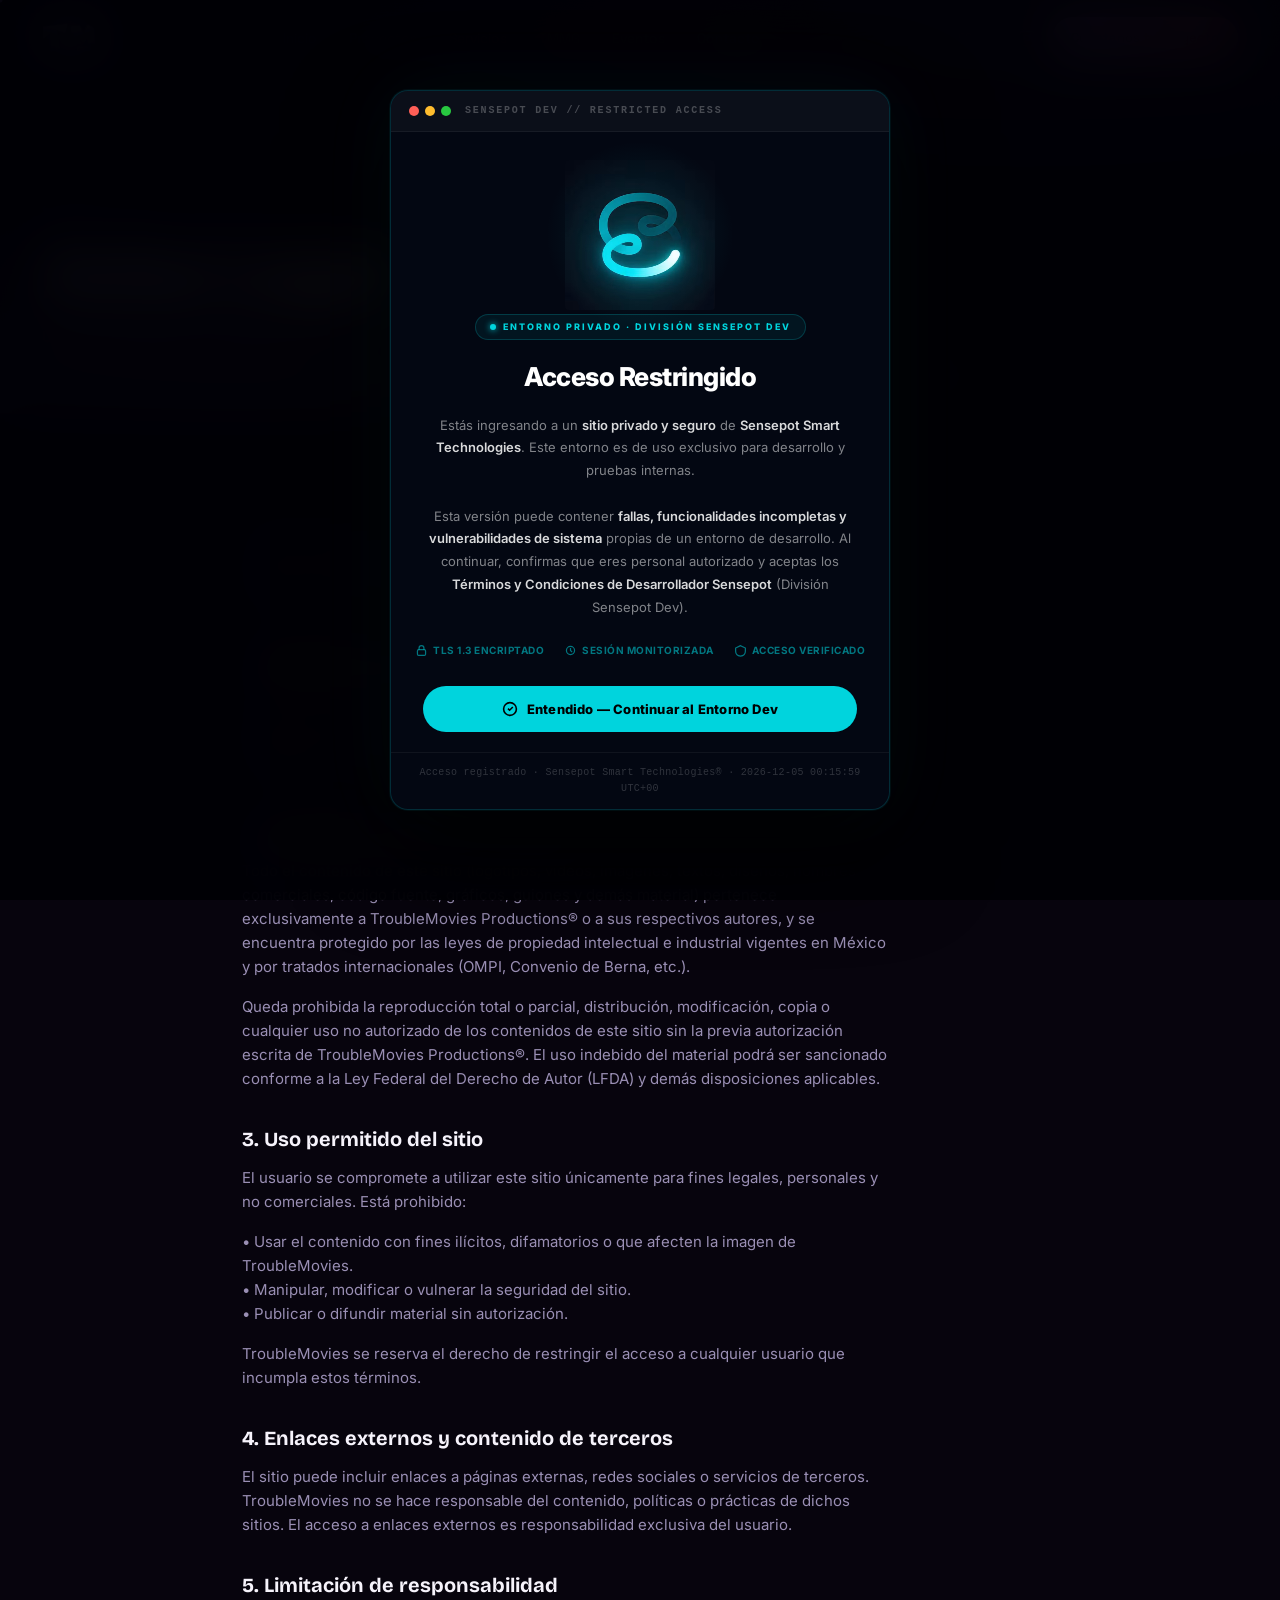
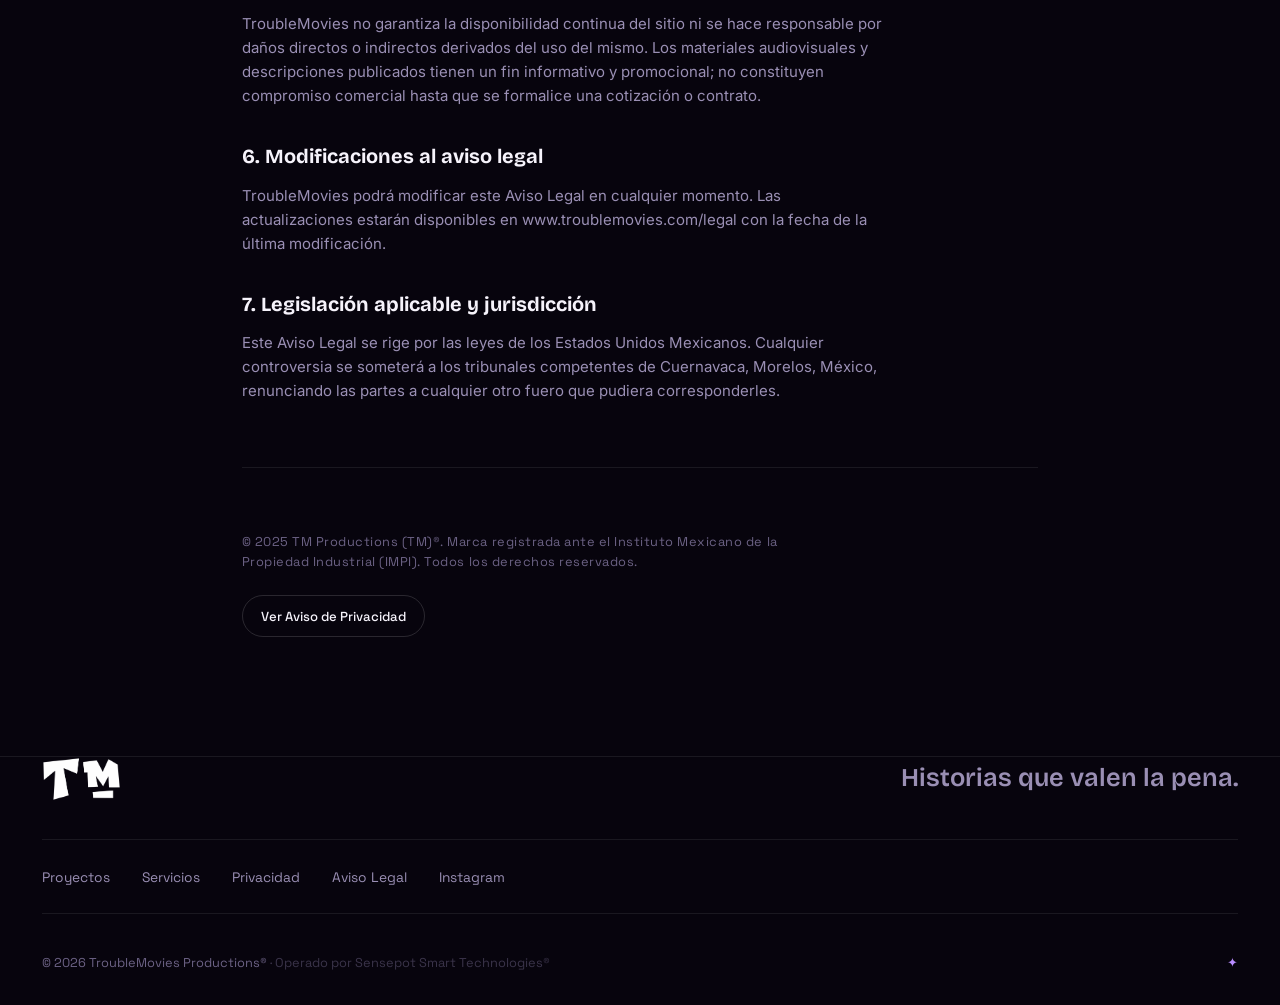
<file: legal.html>
<!DOCTYPE html>
<html lang="es">
<head>
<meta charset="UTF-8" />
<meta name="viewport" content="width=device-width, initial-scale=1.0, viewport-fit=cover" />
<title>Aviso Legal · TroubleMovies Productions</title>
<meta name="description" content="Aviso Legal de TroubleMovies Productions®. Términos de uso del sitio www.troublemovies.com." />
<meta name="theme-color" content="#07040d" />
<link rel="icon" href="assets/favicon.png" type="image/png" />
<link rel="preconnect" href="https://fonts.googleapis.com" />
<link rel="preconnect" href="https://fonts.gstatic.com" crossorigin />
<link href="https://fonts.googleapis.com/css2?family=Bricolage+Grotesque:opsz,wght@12..96,400;12..96,600;12..96,700;12..96,800&family=Inter:wght@400;500;600&family=Space+Grotesk:wght@400;500;600&display=swap" rel="stylesheet" />
<link rel="stylesheet" href="styles.css" />
<link rel="stylesheet" href="pages.css" />
</head>
<body>

<div class="progress" id="progress" aria-hidden="true"></div>

<div class="loader" id="loader" aria-hidden="true">
  <div class="loader__eyes"><span></span><span></span></div>
  <img class="loader__logo" src="assets/logo-tm.png" alt="TroubleMovies" />
  <div class="loader__bar"><i></i></div>
</div>

<div class="cursor" id="cursor" aria-hidden="true"><span class="cursor__label" id="cursorLabel"></span></div>
<div class="cursor-dot" id="cursorDot" aria-hidden="true"></div>

<header class="nav" id="nav">
  <a href="index.html" class="brand magnetic" aria-label="TroubleMovies inicio"><img class="brand__mark" src="assets/logo-tm.png" alt="TroubleMovies" /></a>
  <nav class="nav__links" id="navLinks" aria-label="Principal">
    <a href="index.html" data-i18n="nav_home">Inicio</a>
    <a href="proyectos.html" data-i18n="nav_projects">Proyectos</a>
    <a href="index.html#services" data-i18n="nav_services">Servicios</a>
    <a href="trouble-music.html" data-i18n="nav_tmmg">TMMG</a>
    <a href="eventos.html" data-i18n="nav_events">Eventos</a>
    <a href="index.html#contact" data-i18n="nav_contact">Contacto</a>
  </nav>
  <div class="nav__right">
    <button class="lang" id="langBtn" aria-label="Cambiar idioma"><span class="lang__on">ES</span><span class="lang__off">EN</span></button>
    <a class="nav__ig magnetic" href="https://instagram.com/troublemovies" target="_blank" rel="noopener" aria-label="Instagram"><svg viewBox="0 0 24 24" width="18" height="18" aria-hidden="true"><path fill="currentColor" d="M12 2.2c3.2 0 3.6 0 4.8.07 1.2.06 1.8.25 2.2.42.6.22 1 .48 1.4.9.43.42.7.83.92 1.4.17.42.36 1.06.42 2.25.05 1.28.06 1.66.06 4.86s-.01 3.58-.07 4.85c-.06 1.2-.25 1.83-.42 2.25a3.8 3.8 0 0 1-.9 1.4c-.42.43-.83.7-1.4.92-.42.17-1.06.36-2.25.42-1.28.05-1.66.06-4.86.06s-3.58-.01-4.85-.07c-1.2-.06-1.83-.25-2.25-.42a3.8 3.8 0 0 1-1.4-.9 3.8 3.8 0 0 1-.92-1.4c-.17-.42-.36-1.06-.42-2.25C2.21 15.6 2.2 15.2 2.2 12s.01-3.58.07-4.85c.06-1.2.25-1.83.42-2.25.22-.57.49-1 .9-1.42a3.8 3.8 0 0 1 1.42-.9c.42-.17 1.05-.36 2.25-.42C8.42 2.21 8.8 2.2 12 2.2Zm0 1.98c-3.15 0-3.5.01-4.74.07-1.14.05-1.76.24-2.18.4-.55.21-.94.47-1.35.88-.4.4-.66.8-.88 1.35-.16.42-.35 1.04-.4 2.18-.06 1.24-.07 1.6-.07 4.74s.01 3.5.07 4.74c.05 1.14.24 1.76.4 2.18.21.55.47.94.88 1.35.41.4.8.66 1.35.88.42.16 1.04.35 2.18.4 1.24.06 1.6.07 4.74.07s3.5-.01 4.74-.07c1.14-.05 1.76-.24 2.18-.4.55-.22.94-.48 1.35-.88.4-.41.66-.8.88-1.35.16-.42.35-1.04.4-2.18.06-1.24.07-1.6.07-4.74s-.01-3.5-.07-4.74c-.05-1.14-.24-1.76-.4-2.18a3.6 3.6 0 0 0-.88-1.35 3.6 3.6 0 0 0-1.35-.88c-.42-.16-1.04-.35-2.18-.4-1.24-.06-1.59-.07-4.74-.07Zm0 3.37a4.45 4.45 0 1 1 0 8.9 4.45 4.45 0 0 1 0-8.9Zm0 7.34a2.89 2.89 0 1 0 0-5.78 2.89 2.89 0 0 0 0 5.78Zm5.66-7.5a1.04 1.04 0 1 1-2.08 0 1.04 1.04 0 0 1 2.08 0Z"/></svg></a>
    <a href="index.html#contact" class="btn btn--sm magnetic" data-i18n="nav_cta">Cuéntanos tu proyecto</a>
    <button class="burger" id="burger" aria-label="Menú" aria-expanded="false"><span></span><span></span></button>
  </div>
</header>

<main class="page" id="top" style="--accent:#b98cff; --accent-2:#9a8fb4;">

  <section class="phero" style="min-height:46vh; align-items:flex-end">
    <div class="phero__bg" style="background:radial-gradient(100% 90% at 80% 0%,color-mix(in srgb,var(--accent) 18%,transparent),transparent 55%),var(--bg)"></div>
    <div class="phero__grain"></div>
    <div class="phero__inner">
      <div class="phero__kicker"><a href="index.html" class="crumb magnetic"><i>←</i><span>Inicio</span></a></div>
      <h1 class="phero__title" style="font-size:clamp(2.4rem,7vw,4.6rem)">Aviso Legal</h1>
      <p class="upd" style="margin-top:1rem">Última actualización: Octubre 2025</p>
    </div>
  </section>

  <section class="sec wrap wrap--narrow legal">
    <p>El presente Aviso Legal regula el uso del sitio web <b>www.troublemovies.com</b> (en adelante, "el sitio"), propiedad de <b>TroubleMovies Productions®</b>, marca registrada ante el Instituto Mexicano de la Propiedad Industrial (IMPI). Al acceder y utilizar este sitio, el usuario acepta los términos aquí establecidos.</p>

    <h3>1. Titularidad del sitio web</h3>
    <p>El sitio www.troublemovies.com es propiedad de TroubleMovies Productions®, con domicilio en Cuernavaca, Morelos, México, dedicada a la producción audiovisual, publicidad y contenido cinematográfico. Para cualquier consulta o comunicación, puedes contactarnos a través de: <a href="mailto:troublemoviesproductions@gmail.com" style="color:var(--accent)">troublemoviesproductions@gmail.com</a></p>

    <h3>2. Propiedad intelectual e industrial</h3>
    <p>Todo el contenido de este sitio (logotipos, videos, imágenes, textos, diseños, nombres comerciales, código fuente, gráficos, guiones y demás material) pertenece exclusivamente a TroubleMovies Productions® o a sus respectivos autores, y se encuentra protegido por las leyes de propiedad intelectual e industrial vigentes en México y por tratados internacionales (OMPI, Convenio de Berna, etc.).</p>
    <p>Queda prohibida la reproducción total o parcial, distribución, modificación, copia o cualquier uso no autorizado de los contenidos de este sitio sin la previa autorización escrita de TroubleMovies Productions®. El uso indebido del material podrá ser sancionado conforme a la Ley Federal del Derecho de Autor (LFDA) y demás disposiciones aplicables.</p>

    <h3>3. Uso permitido del sitio</h3>
    <p>El usuario se compromete a utilizar este sitio únicamente para fines legales, personales y no comerciales. Está prohibido:</p>
    <p>• Usar el contenido con fines ilícitos, difamatorios o que afecten la imagen de TroubleMovies.<br>• Manipular, modificar o vulnerar la seguridad del sitio.<br>• Publicar o difundir material sin autorización.</p>
    <p>TroubleMovies se reserva el derecho de restringir el acceso a cualquier usuario que incumpla estos términos.</p>

    <h3>4. Enlaces externos y contenido de terceros</h3>
    <p>El sitio puede incluir enlaces a páginas externas, redes sociales o servicios de terceros. TroubleMovies no se hace responsable del contenido, políticas o prácticas de dichos sitios. El acceso a enlaces externos es responsabilidad exclusiva del usuario.</p>

    <h3>5. Limitación de responsabilidad</h3>
    <p>TroubleMovies no garantiza la disponibilidad continua del sitio ni se hace responsable por daños directos o indirectos derivados del uso del mismo. Los materiales audiovisuales y descripciones publicados tienen un fin informativo y promocional; no constituyen compromiso comercial hasta que se formalice una cotización o contrato.</p>

    <h3>6. Modificaciones al aviso legal</h3>
    <p>TroubleMovies podrá modificar este Aviso Legal en cualquier momento. Las actualizaciones estarán disponibles en www.troublemovies.com/legal con la fecha de la última modificación.</p>

    <h3>7. Legislación aplicable y jurisdicción</h3>
    <p>Este Aviso Legal se rige por las leyes de los Estados Unidos Mexicanos. Cualquier controversia se someterá a los tribunales competentes de Cuernavaca, Morelos, México, renunciando las partes a cualquier otro fuero que pudiera corresponderles.</p>

    <hr class="rule" />
    <p class="upd">© 2025 TM Productions (TM)®. Marca registrada ante el Instituto Mexicano de la Propiedad Industrial (IMPI). Todos los derechos reservados.</p>
    <p style="margin-top:1.4rem"><a href="privacidad.html" class="btn btn--ghost btn--sm magnetic" data-i18n="lg_seepriv">Ver Aviso de Privacidad</a></p>
  </section>

</main>

<footer class="footer">
  <div class="footer__top" style="padding-top:0">
    <a href="index.html" class="brand brand--lg magnetic"><img class="brand__mark" src="assets/logo-tm.png" alt="TroubleMovies" /></a>
    <p class="footer__tag" data-i18n="footer_tag">Historias que valen la pena.</p>
  </div>
  <div class="footer__links">
    <a href="proyectos.html" data-i18n="nav_projects">Proyectos</a>
    <a href="index.html#services" data-i18n="nav_services">Servicios</a>
    <a href="privacidad.html" data-i18n="lg_priv">Privacidad</a>
    <a href="legal.html" data-i18n="lg_legal">Aviso Legal</a>
    <a href="https://instagram.com/troublemovies" target="_blank" rel="noopener">Instagram</a>
  </div>
  <div class="footer__bottom">
    <span>© <span id="year"></span> TroubleMovies Productions® <span style="opacity:.5">· Operado por Sensepot Smart Technologies®</span></span>
    <span class="footer__deer">✦</span>
  </div>
</footer>

<script>
window.PAGE_I18N = {
  es: { lg_seepriv:"Ver Aviso de Privacidad", lg_priv:"Privacidad", lg_legal:"Aviso Legal" },
  en: { lg_seepriv:"See Privacy Policy", lg_priv:"Privacy", lg_legal:"Legal Notice" }
};
</script>
<script src="script.js"></script>
</body>
</html>
</file>
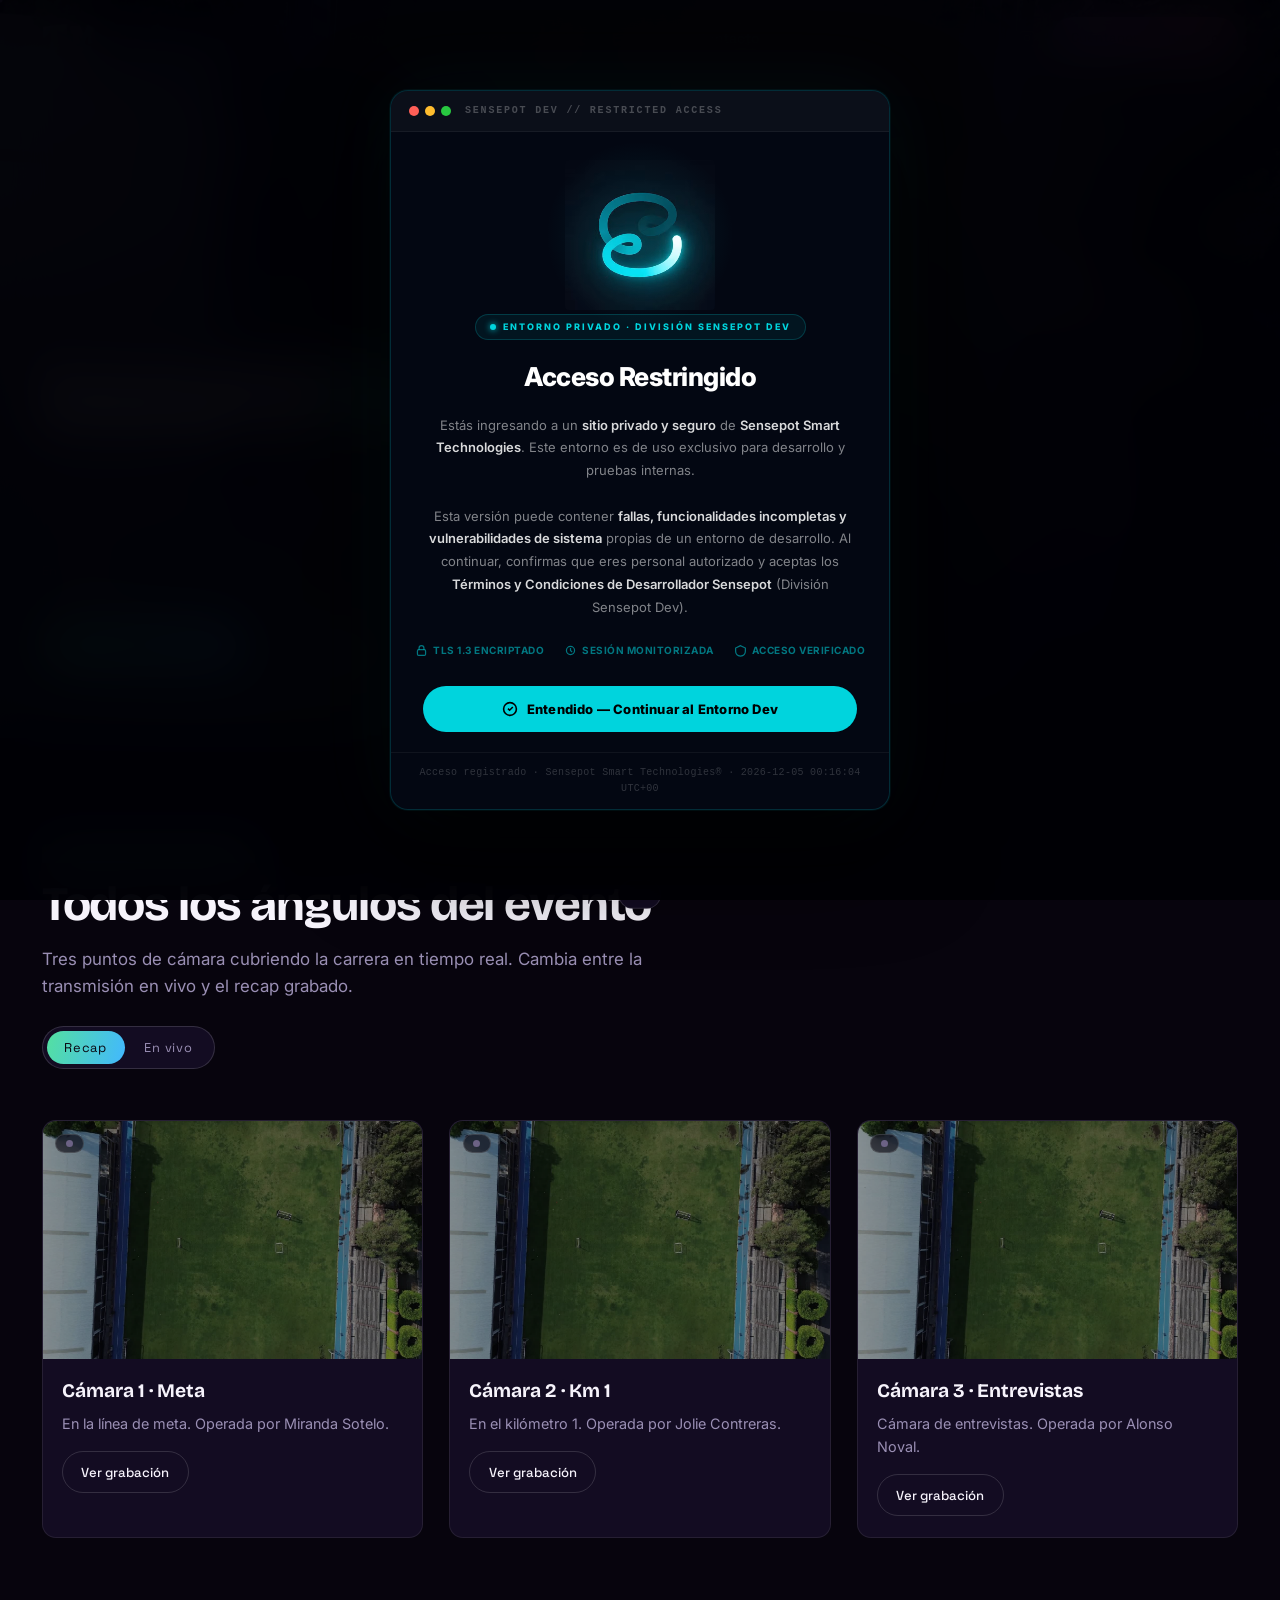
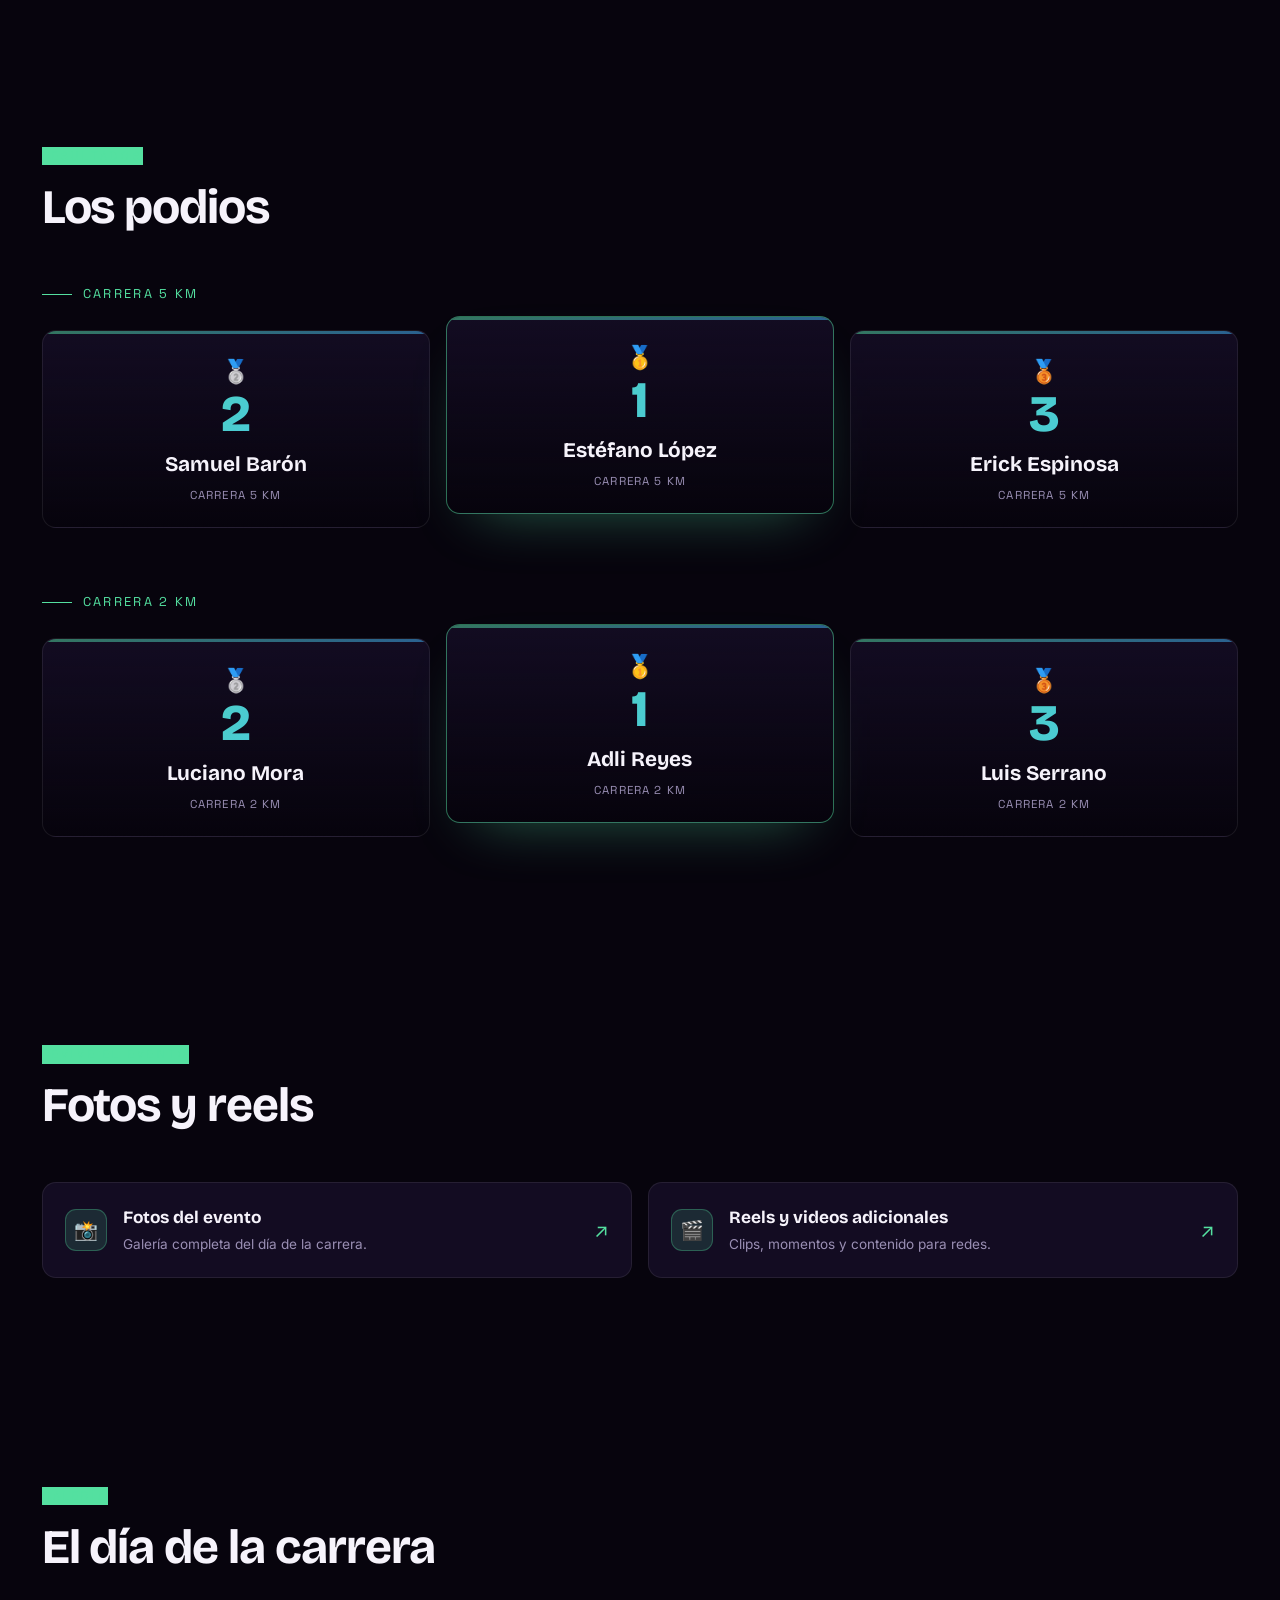
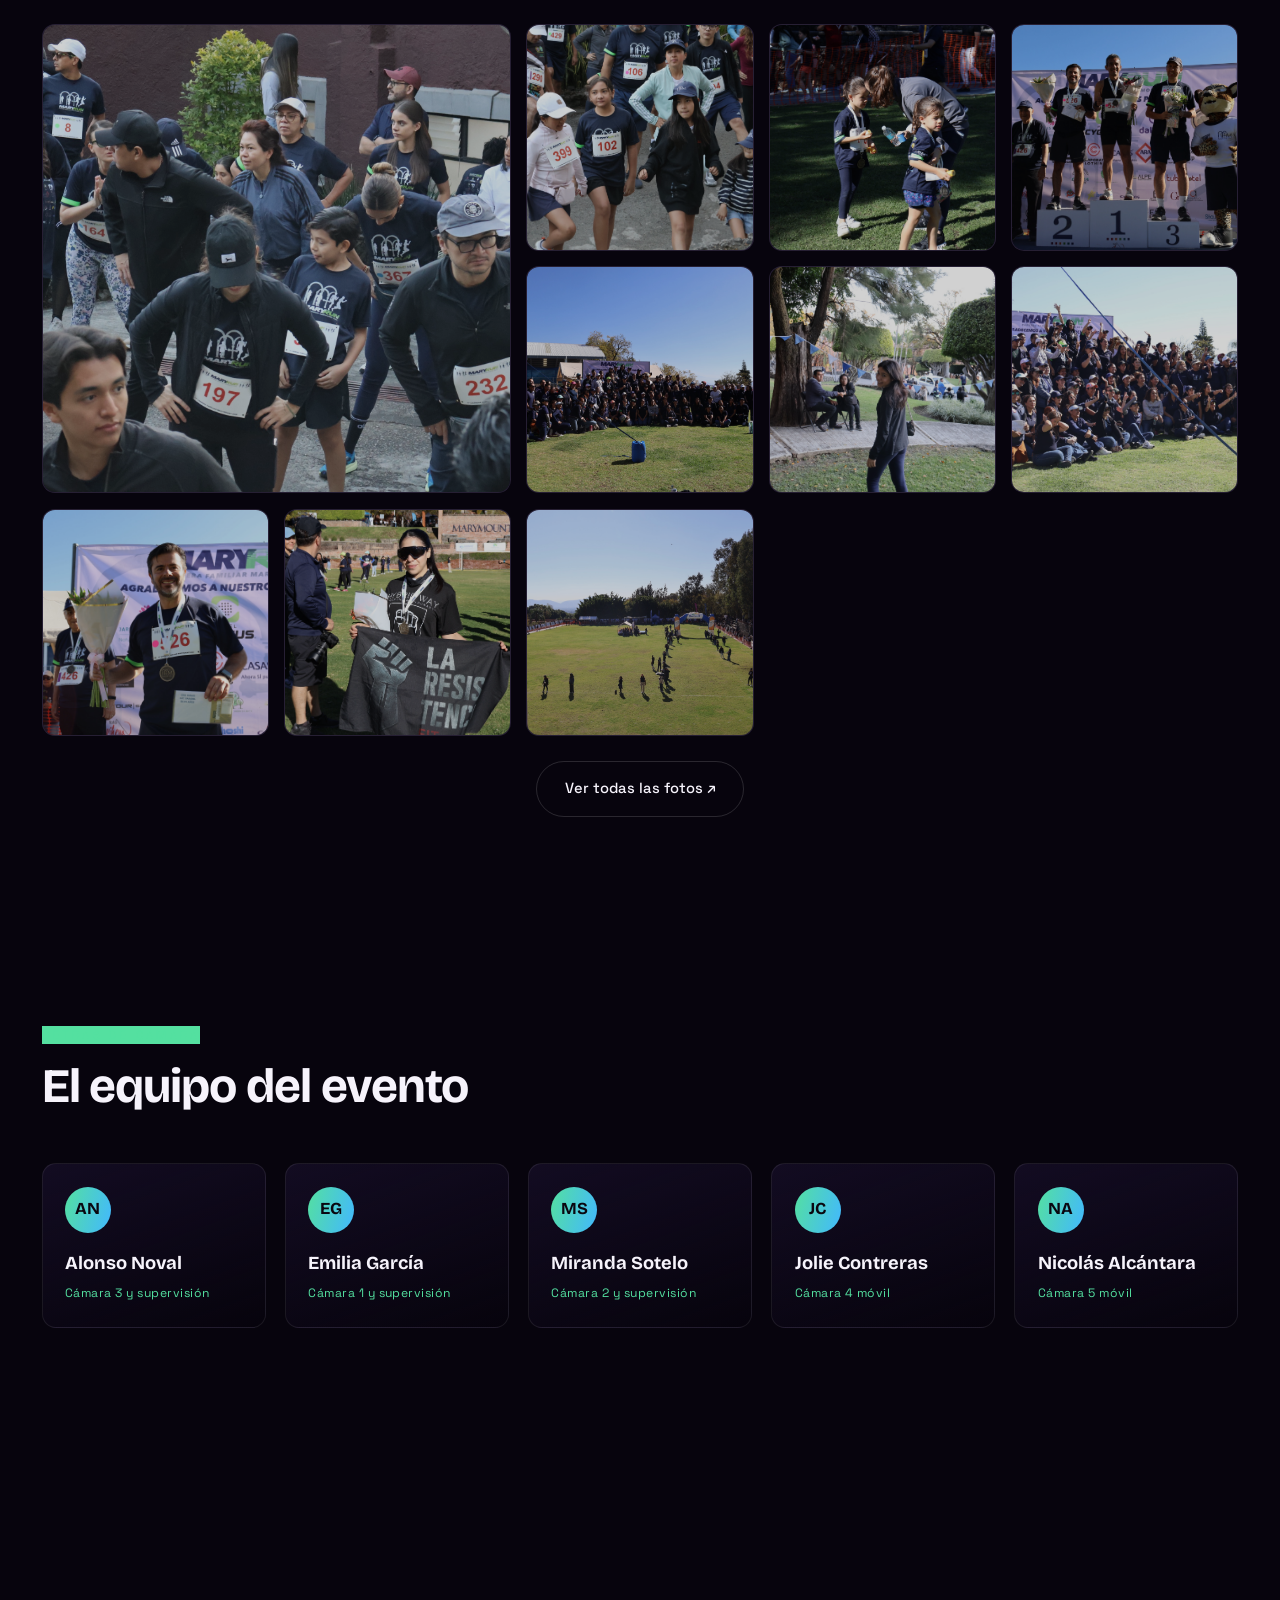
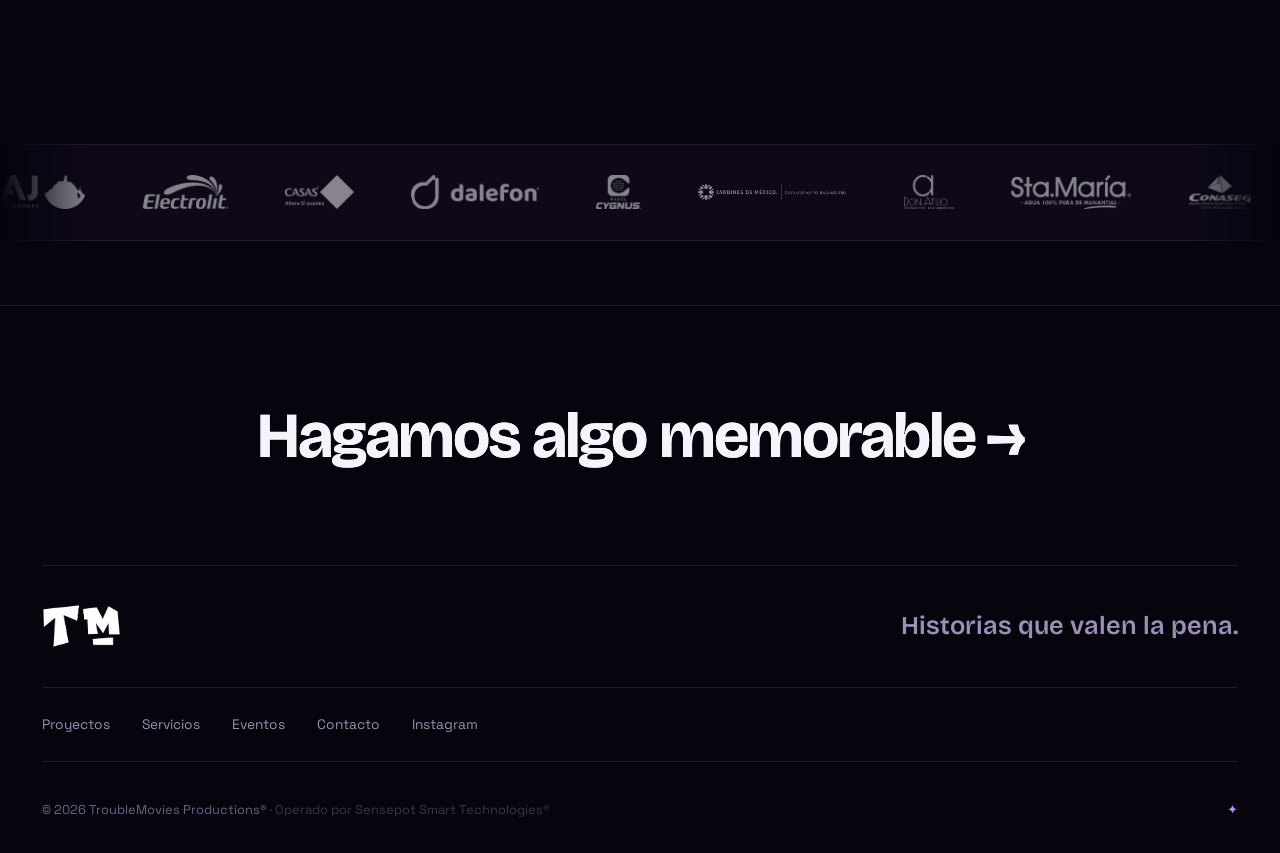
<file: maryrun11.html>
<!DOCTYPE html>
<html lang="es">
<head>
<meta charset="UTF-8" />
<meta name="viewport" content="width=device-width, initial-scale=1.0, viewport-fit=cover" />
<title>MARYRUN XI · TroubleMovies Productions</title>
<meta name="description" content="Cobertura multicámara de la carrera MARYRUN XI: transmisión en vivo, podios de las carreras 5KM y 2KM, fotos, reels y el equipo detrás del evento." />
<meta name="theme-color" content="#07040d" />
<meta property="og:title" content="MARYRUN XI · TroubleMovies" />
<meta property="og:description" content="Cobertura multicámara en vivo + recap de la carrera MARYRUN XI." />
<meta property="og:image" content="assets/maryrun-hero.jpg" />

<link rel="icon" href="assets/favicon.png" type="image/png" />
<link rel="preconnect" href="https://fonts.googleapis.com" />
<link rel="preconnect" href="https://fonts.gstatic.com" crossorigin />
<link href="https://fonts.googleapis.com/css2?family=Bricolage+Grotesque:opsz,wght@12..96,400;12..96,600;12..96,700;12..96,800&family=Inter:wght@400;500;600&family=Space+Grotesk:wght@400;500;600&display=swap" rel="stylesheet" />
<link rel="stylesheet" href="styles.css" />
<link rel="stylesheet" href="pages.css" />
<style>
  /* MARYRUN · page-specific */
  .seg{ display:inline-flex; padding:4px; border:1px solid var(--line-2); border-radius:100px; background:var(--bg-card); gap:2px; }
  .seg button{ font-family:var(--mono); font-size:.8rem; letter-spacing:.06em; color:var(--muted); background:none; border:none; padding:.5rem 1.1rem; border-radius:100px; transition:.3s; }
  .seg button.on{ color:#0a0710; background:var(--grad-page); }
  .cams.is-recap .cam__live i{ animation:none; background:var(--muted-dim); box-shadow:none; }
  .cams.is-recap .cam__live span{ display:none; }
  .cams.is-recap .live-only{ display:none; }
  .cams:not(.is-recap) .recap-only{ display:none; }
  .toast{ position:fixed; left:50%; bottom:2rem; transform:translate(-50%,140%); z-index:9500; background:var(--bg-card); border:1px solid var(--line-2);
    color:var(--ink); font-family:var(--mono); font-size:.85rem; padding:.85rem 1.3rem; border-radius:100px; box-shadow:0 20px 50px -20px #000; transition:transform .5s var(--ease); }
  .toast.show{ transform:translate(-50%,0); }
  .sponsors{ overflow:hidden; border-block:1px solid var(--line); padding:1.9rem 0; background:var(--bg-soft);
    -webkit-mask-image:linear-gradient(90deg,transparent,#000 7%,#000 93%,transparent);
            mask-image:linear-gradient(90deg,transparent,#000 7%,#000 93%,transparent); }
  .sponsors__track{ display:flex; align-items:center; gap:3.6rem; width:max-content; animation:scroll-x 64s linear infinite; }
  .sponsors__logo{ height:34px; width:auto; max-width:148px; object-fit:contain; flex:0 0 auto;
    filter:brightness(0) invert(1); opacity:.5; transition:opacity .4s var(--ease); }
  .sponsors__logo:hover{ opacity:.95; }
  .sponsors:hover .sponsors__track{ animation-play-state:paused; }
  @media(max-width:640px){ .sponsors__logo{ height:26px; max-width:112px; } .sponsors__track{ gap:2.6rem; } }
  .racewrap{ display:grid; gap:clamp(2.4rem,5vw,4rem); }
  .race__name{ font-family:var(--mono); font-size:.8rem; letter-spacing:.18em; text-transform:uppercase; color:var(--accent); margin-bottom:1.6rem; display:flex; align-items:center; gap:.7rem; }
  .race__name::before{ content:""; width:30px; height:1px; background:var(--accent); }
</style>
</head>
<body>

<div class="progress" id="progress" aria-hidden="true"></div>

<div class="loader" id="loader" aria-hidden="true">
  <div class="loader__eyes"><span></span><span></span></div>
  <img class="loader__logo" src="assets/logo-tm.png" alt="TroubleMovies" />
  <div class="loader__bar"><i></i></div>
</div>

<div class="cursor" id="cursor" aria-hidden="true"><span class="cursor__label" id="cursorLabel"></span></div>
<div class="cursor-dot" id="cursorDot" aria-hidden="true"></div>

<header class="nav" id="nav">
  <a href="index.html" class="brand magnetic" aria-label="TroubleMovies inicio"><img class="brand__mark" src="assets/logo-tm.png" alt="TroubleMovies" /></a>
  <nav class="nav__links" id="navLinks" aria-label="Principal">
    <a href="index.html" data-i18n="nav_home">Inicio</a>
    <a href="proyectos.html" data-i18n="nav_projects">Proyectos</a>
    <a href="index.html#services" data-i18n="nav_services">Servicios</a>
    <a href="trouble-music.html" data-i18n="nav_tmmg">TMMG</a>
    <a href="eventos.html" data-i18n="nav_events">Eventos</a>
    <a href="index.html#contact" data-i18n="nav_contact">Contacto</a>
  </nav>
  <div class="nav__right">
    <button class="lang" id="langBtn" aria-label="Cambiar idioma"><span class="lang__on">ES</span><span class="lang__off">EN</span></button>
    <a class="nav__ig magnetic" href="https://instagram.com/troublemovies" target="_blank" rel="noopener" aria-label="Instagram"><svg viewBox="0 0 24 24" width="18" height="18" aria-hidden="true"><path fill="currentColor" d="M12 2.2c3.2 0 3.6 0 4.8.07 1.2.06 1.8.25 2.2.42.6.22 1 .48 1.4.9.43.42.7.83.92 1.4.17.42.36 1.06.42 2.25.05 1.28.06 1.66.06 4.86s-.01 3.58-.07 4.85c-.06 1.2-.25 1.83-.42 2.25a3.8 3.8 0 0 1-.9 1.4c-.42.43-.83.7-1.4.92-.42.17-1.06.36-2.25.42-1.28.05-1.66.06-4.86.06s-3.58-.01-4.85-.07c-1.2-.06-1.83-.25-2.25-.42a3.8 3.8 0 0 1-1.4-.9 3.8 3.8 0 0 1-.92-1.4c-.17-.42-.36-1.06-.42-2.25C2.21 15.6 2.2 15.2 2.2 12s.01-3.58.07-4.85c.06-1.2.25-1.83.42-2.25.22-.57.49-1 .9-1.42a3.8 3.8 0 0 1 1.42-.9c.42-.17 1.05-.36 2.25-.42C8.42 2.21 8.8 2.2 12 2.2Zm0 1.98c-3.15 0-3.5.01-4.74.07-1.14.05-1.76.24-2.18.4-.55.21-.94.47-1.35.88-.4.4-.66.8-.88 1.35-.16.42-.35 1.04-.4 2.18-.06 1.24-.07 1.6-.07 4.74s.01 3.5.07 4.74c.05 1.14.24 1.76.4 2.18.21.55.47.94.88 1.35.41.4.8.66 1.35.88.42.16 1.04.35 2.18.4 1.24.06 1.6.07 4.74.07s3.5-.01 4.74-.07c1.14-.05 1.76-.24 2.18-.4.55-.22.94-.48 1.35-.88.4-.41.66-.8.88-1.35.16-.42.35-1.04.4-2.18.06-1.24.07-1.6.07-4.74s-.01-3.5-.07-4.74c-.05-1.14-.24-1.76-.4-2.18a3.6 3.6 0 0 0-.88-1.35 3.6 3.6 0 0 0-1.35-.88c-.42-.16-1.04-.35-2.18-.4-1.24-.06-1.59-.07-4.74-.07Zm0 3.37a4.45 4.45 0 1 1 0 8.9 4.45 4.45 0 0 1 0-8.9Zm0 7.34a2.89 2.89 0 1 0 0-5.78 2.89 2.89 0 0 0 0 5.78Zm5.66-7.5a1.04 1.04 0 1 1-2.08 0 1.04 1.04 0 0 1 2.08 0Z"/></svg></a>
    <a href="index.html#contact" class="btn btn--sm magnetic" data-i18n="nav_cta">Cuéntanos tu proyecto</a>
    <button class="burger" id="burger" aria-label="Menú" aria-expanded="false"><span></span><span></span></button>
  </div>
</header>

<main class="page" id="top" style="--accent:#54e0a0; --accent-2:#42b8ff;">

  <!-- HERO (video) -->
  <section class="phero">
    <div class="phero__bg"><video src="assets/maryrun-hero.mp4" poster="assets/maryrun-hero.jpg" autoplay muted loop playsinline></video></div>
    <div class="phero__grain"></div>
    <div class="phero__inner">
      <div class="phero__kicker">
        <a href="proyectos.html" class="crumb magnetic"><i>←</i><span data-i18n="crumb">Proyectos</span></a>
        <span class="tagchip" data-i18n="r_tag">Cobertura en vivo</span>
      </div>
      <h1 class="phero__title">MARY<em>RUN</em> XI</h1>
      <p class="phero__sub" data-i18n="r_sub">Cobertura audiovisual completa de la carrera: transmisión multicámara en vivo, podios, fotos y reels del evento.</p>
      <div class="phero__meta">
        <span><b data-i18n="r_m1v">Enero 2026</b> <span data-i18n="r_m1">Fecha</span></span><span class="dot">·</span>
        <span><b>5KM &amp; 2KM</b> <span data-i18n="r_m2">Carreras</span></span><span class="dot">·</span>
        <span><b>6</b> <span data-i18n="r_m3">Cámaras</span></span>
      </div>
      <div class="phero__cta">
        <button class="btn magnetic" data-video="Dbhzvwevxlw" data-title="MARYRUN XI · Video oficial" data-cursor="play" data-cursor-label="Play" data-i18n="r_cta1">Ver el video principal</button>
        <a class="btn btn--ghost magnetic" href="#podios" data-i18n="r_cta2">Ver podios</a>
      </div>
    </div>
  </section>

  <!-- CAMERAS -->
  <section class="sec wrap" id="camaras">
    <div class="sec__head reveal">
      <p class="eyebrow"><span data-i18n="r_cam_eye">Cobertura multicámara</span></p>
      <h2 class="sec__title" data-i18n="r_cam_title">Todos los ángulos del evento</h2>
      <p class="sec__lead" data-i18n="r_cam_lead">Tres puntos de cámara cubriendo la carrera en tiempo real. Cambia entre la transmisión en vivo y el recap grabado.</p>
      <div style="margin-top:1.6rem">
        <div class="seg" id="camSeg" role="tablist">
          <button class="on" data-mode="recap" data-i18n="r_seg_recap">Recap</button>
          <button data-mode="live" data-i18n="r_seg_live">En vivo</button>
        </div>
      </div>
    </div>
    <div class="cams is-recap" id="cams">
      <div class="cam reveal">
        <div class="cam__top"><img src="assets/maryrun-hero.jpg" alt="Cámara 1" /><span class="cam__live"><i></i><span>EN VIVO</span></span></div>
        <div class="cam__body">
          <div class="cam__name" data-i18n="r_c1">Cámara 1 · Meta</div>
          <div class="cam__desc" data-i18n="r_c1d">En la línea de meta. Operada por Miranda Sotelo.</div>
          <button class="btn btn--sm cam__btn magnetic live-only" data-stream=""><span data-i18n="r_watch_live">▶ Ver en vivo</span></button>
          <a class="btn btn--sm btn--ghost cam__btn magnetic recap-only" href="https://drive.google.com/drive/folders/11b7lvvnaCv11ZWG-Pfq9cl98BVrPWfCD?usp=sharing" target="_blank" rel="noopener"><span data-i18n="r_watch_recap">Ver grabación</span></a>
        </div>
      </div>
      <div class="cam reveal">
        <div class="cam__top"><img src="assets/maryrun-hero.jpg" alt="Cámara 2" style="object-position:70% 50%" /><span class="cam__live"><i></i><span>EN VIVO</span></span></div>
        <div class="cam__body">
          <div class="cam__name" data-i18n="r_c2">Cámara 2 · Km 1</div>
          <div class="cam__desc" data-i18n="r_c2d">En el kilómetro 1. Operada por Jolie Contreras.</div>
          <button class="btn btn--sm cam__btn magnetic live-only" data-stream=""><span data-i18n="r_watch_live">▶ Ver en vivo</span></button>
          <a class="btn btn--sm btn--ghost cam__btn magnetic recap-only" href="https://drive.google.com/drive/folders/11b7lvvnaCv11ZWG-Pfq9cl98BVrPWfCD?usp=sharing" target="_blank" rel="noopener"><span data-i18n="r_watch_recap">Ver grabación</span></a>
        </div>
      </div>
      <div class="cam reveal">
        <div class="cam__top"><img src="assets/maryrun-hero.jpg" alt="Cámara 3" style="object-position:30% 50%" /><span class="cam__live"><i></i><span>EN VIVO</span></span></div>
        <div class="cam__body">
          <div class="cam__name" data-i18n="r_c3">Cámara 3 · Entrevistas</div>
          <div class="cam__desc" data-i18n="r_c3d">Cámara de entrevistas. Operada por Alonso Noval.</div>
          <button class="btn btn--sm cam__btn magnetic live-only" data-stream=""><span data-i18n="r_watch_live">▶ Ver en vivo</span></button>
          <a class="btn btn--sm btn--ghost cam__btn magnetic recap-only" href="https://drive.google.com/drive/folders/11b7lvvnaCv11ZWG-Pfq9cl98BVrPWfCD?usp=sharing" target="_blank" rel="noopener"><span data-i18n="r_watch_recap">Ver grabación</span></a>
        </div>
      </div>
    </div>
  </section>

  <!-- PODIUMS -->
  <section class="sec wrap" id="podios">
    <div class="sec__head reveal">
      <p class="eyebrow"><span data-i18n="r_pod_eye">Resultados</span></p>
      <h2 class="sec__title" data-i18n="r_pod_title">Los podios</h2>
    </div>
    <div class="racewrap">
      <div class="reveal">
        <div class="race__name" data-i18n="r_race1">Carrera 5 KM</div>
        <div class="podium">
          <div class="pod pod--2"><div class="pod__medal">🥈</div><div class="pod__pos">2</div><div class="pod__name">Samuel Barón</div><div class="pod__cat" data-i18n="r_race1">Carrera 5 KM</div></div>
          <div class="pod pod--1"><div class="pod__medal">🥇</div><div class="pod__pos">1</div><div class="pod__name">Estéfano López</div><div class="pod__cat" data-i18n="r_race1">Carrera 5 KM</div></div>
          <div class="pod pod--3"><div class="pod__medal">🥉</div><div class="pod__pos">3</div><div class="pod__name">Erick Espinosa</div><div class="pod__cat" data-i18n="r_race1">Carrera 5 KM</div></div>
        </div>
      </div>
      <div class="reveal">
        <div class="race__name" data-i18n="r_race2">Carrera 2 KM</div>
        <div class="podium">
          <div class="pod pod--2"><div class="pod__medal">🥈</div><div class="pod__pos">2</div><div class="pod__name">Luciano Mora</div><div class="pod__cat" data-i18n="r_race2">Carrera 2 KM</div></div>
          <div class="pod pod--1"><div class="pod__medal">🥇</div><div class="pod__pos">1</div><div class="pod__name">Adli Reyes</div><div class="pod__cat" data-i18n="r_race2">Carrera 2 KM</div></div>
          <div class="pod pod--3"><div class="pod__medal">🥉</div><div class="pod__pos">3</div><div class="pod__name">Luis Serrano</div><div class="pod__cat" data-i18n="r_race2">Carrera 2 KM</div></div>
        </div>
      </div>
    </div>
  </section>

  <!-- RECAP MEDIA -->
  <section class="sec wrap">
    <div class="sec__head reveal">
      <p class="eyebrow"><span data-i18n="r_media_eye">Revive el evento</span></p>
      <h2 class="sec__title" data-i18n="r_media_title">Fotos y reels</h2>
    </div>
    <div class="linkrow">
      <a class="linkcard reveal magnetic" href="https://drive.google.com/drive/folders/1Jsk9e9qF9EszO9kZHnIEyn_B0ZmAwIBd?usp=share_link" target="_blank" rel="noopener">
        <span class="linkcard__ic">📸</span>
        <div><div class="linkcard__t" data-i18n="r_photos_t">Fotos del evento</div><div class="linkcard__d" data-i18n="r_photos_d">Galería completa del día de la carrera.</div></div>
        <span class="linkcard__go">↗</span>
      </a>
      <a class="linkcard reveal magnetic" href="https://drive.google.com/drive/folders/11b7lvvnaCv11ZWG-Pfq9cl98BVrPWfCD?usp=sharing" target="_blank" rel="noopener">
        <span class="linkcard__ic">🎬</span>
        <div><div class="linkcard__t" data-i18n="r_reels_t">Reels y videos adicionales</div><div class="linkcard__d" data-i18n="r_reels_d">Clips, momentos y contenido para redes.</div></div>
        <span class="linkcard__go">↗</span>
      </a>
    </div>
  </section>

  <!-- GALLERY -->
  <section class="sec wrap" id="galeria">
    <div class="sec__head reveal">
      <p class="eyebrow"><span data-i18n="r_gal_eye">Galería</span></p>
      <h2 class="sec__title" data-i18n="r_gal_title">El día de la carrera</h2>
    </div>
    <div class="gallery">
      <div class="gphoto gphoto--big reveal" data-img="assets/mr-g1.jpg" data-title="MARYRUN XI · La salida"><img src="assets/mr-g1.jpg" alt="Corredores en plena carrera" loading="lazy" /></div>
      <div class="gphoto reveal" data-img="assets/mr-g2.jpg" data-title="MARYRUN XI · En carrera"><img src="assets/mr-g2.jpg" alt="Participantes corriendo" loading="lazy" /></div>
      <div class="gphoto reveal" data-img="assets/mr-g3.jpg" data-title="MARYRUN XI · Los más pequeños"><img src="assets/mr-g3.jpg" alt="Niños corriendo" loading="lazy" /></div>
      <div class="gphoto reveal" data-img="assets/mr-g7.jpg" data-title="MARYRUN XI · Podio"><img src="assets/mr-g7.jpg" alt="Ganadores en el podio" loading="lazy" /></div>
      <div class="gphoto reveal" data-img="assets/mr-g4.jpg" data-title="MARYRUN XI · La comunidad"><img src="assets/mr-g4.jpg" alt="La comunidad MARYRUN" loading="lazy" /></div>
      <div class="gphoto reveal" data-img="assets/mr-g9.jpg" data-title="MARYRUN XI · Premiación"><img src="assets/mr-g9.jpg" alt="Premiación de las categorías infantiles" loading="lazy" /></div>
      <div class="gphoto reveal" data-img="assets/mr-g5.jpg" data-title="MARYRUN XI · Todos juntos"><img src="assets/mr-g5.jpg" alt="Familias y corredores" loading="lazy" /></div>
      <div class="gphoto reveal" data-img="assets/mr-g8.jpg" data-title="MARYRUN XI · Reconocimiento"><img src="assets/mr-g8.jpg" alt="Reconocimiento a una corredora" loading="lazy" /></div>
      <div class="gphoto reveal" data-img="assets/mr-g10.jpg" data-title="MARYRUN XI · La resistencia"><img src="assets/mr-g10.jpg" alt="Equipo La Resistencia" loading="lazy" /></div>
      <div class="gphoto reveal" data-img="assets/mr-g6.jpg" data-title="MARYRUN XI · La cancha"><img src="assets/mr-g6.jpg" alt="Vista del campo durante la carrera" loading="lazy" /></div>
    </div>
    <div style="margin-top:1.6rem; text-align:center">
      <a class="btn btn--ghost magnetic" href="https://drive.google.com/drive/folders/1Jsk9e9qF9EszO9kZHnIEyn_B0ZmAwIBd?usp=share_link" target="_blank" rel="noopener" data-i18n="r_gal_all">Ver todas las fotos ↗</a>
    </div>
  </section>

  <!-- TEAM -->
  <section class="sec wrap">
    <div class="sec__head reveal">
      <p class="eyebrow"><span data-i18n="r_team_eye">Detrás de cámara</span></p>
      <h2 class="sec__title" data-i18n="r_team_title">El equipo del evento</h2>
    </div>
    <div class="crew">
      <div class="crew__item reveal"><div class="crew__avatar">AN</div><div class="crew__name">Alonso Noval</div><div class="crew__role" data-i18n="r_t1">Cámara 3 y supervisión</div></div>
      <div class="crew__item reveal"><div class="crew__avatar">EG</div><div class="crew__name">Emilia García</div><div class="crew__role" data-i18n="r_t2">Cámara 1 y supervisión</div></div>
      <div class="crew__item reveal"><div class="crew__avatar">MS</div><div class="crew__name">Miranda Sotelo</div><div class="crew__role" data-i18n="r_t3">Cámara 2 y supervisión</div></div>
      <div class="crew__item reveal"><div class="crew__avatar">JC</div><div class="crew__name">Jolie Contreras</div><div class="crew__role" data-i18n="r_t4">Cámara 4 móvil</div></div>
      <div class="crew__item reveal"><div class="crew__avatar">NA</div><div class="crew__name">Nicolás Alcántara</div><div class="crew__role" data-i18n="r_t5">Cámara 5 móvil</div></div>
      <div class="crew__item reveal"><div class="crew__avatar">OM</div><div class="crew__name">Oliver Martin</div><div class="crew__role" data-i18n="r_t6">Informes y supervisión</div></div>
      <div class="crew__item reveal"><div class="crew__avatar">NS</div><div class="crew__name">Nathalie Sauque</div><div class="crew__role" data-i18n="r_t7">Cámara 6 móvil</div></div>
    </div>
  </section>

  <!-- SPONSORS -->
  <div class="sec--tight">
    <div class="wrap"><div class="sec__head sec__head--center reveal" style="margin-bottom:1.6rem"><p class="eyebrow"><span data-i18n="r_sp_eye">Gracias a nuestros patrocinadores</span></p></div></div>
    <div class="sponsors" aria-hidden="true">
      <div class="sponsors__track">
        <img class="sponsors__logo" src="assets/sponsors/aj-nadadores.png" alt="AJ Nadadores" loading="lazy" /><img class="sponsors__logo" src="assets/sponsors/electrolit.png" alt="Electrolit" loading="lazy" /><img class="sponsors__logo" src="assets/sponsors/casas-ara.png" alt="Casas ARA" loading="lazy" /><img class="sponsors__logo" src="assets/sponsors/dalefon.png" alt="Dalefon" loading="lazy" /><img class="sponsors__logo" src="assets/sponsors/cygnus.png" alt="Padel Cygnus" loading="lazy" /><img class="sponsors__logo" src="assets/sponsors/jardines-de-mexico.png" alt="Jardines de México" loading="lazy" /><img class="sponsors__logo" src="assets/sponsors/don-atilio.png" alt="Don Atilio" loading="lazy" /><img class="sponsors__logo" src="assets/sponsors/santa-maria.png" alt="Santa María" loading="lazy" /><img class="sponsors__logo" src="assets/sponsors/conaseg.png" alt="CONASEG" loading="lazy" /><img class="sponsors__logo" src="assets/sponsors/gusto.png" alt="Gusto" loading="lazy" /><img class="sponsors__logo" src="assets/sponsors/jetour.png" alt="Jetour" loading="lazy" /><img class="sponsors__logo" src="assets/sponsors/cobra.png" alt="Cobra Seguridad Privada" loading="lazy" /><img class="sponsors__logo" src="assets/sponsors/alpe.png" alt="ALPE Supermercados" loading="lazy" /><img class="sponsors__logo" src="assets/sponsors/di.png" alt="DI Digital & Imagen" loading="lazy" /><img class="sponsors__logo" src="assets/sponsors/foto-vihena.png" alt="Foto Vihena" loading="lazy" /><img class="sponsors__logo" src="assets/sponsors/hernias-cuernavaca.png" alt="Hernias Cuernavaca" loading="lazy" /><img class="sponsors__logo" src="assets/sponsors/ruivo.png" alt="Ruivo" loading="lazy" /><img class="sponsors__logo" src="assets/sponsors/la-buena-vibra.png" alt="La Buena Vibra" loading="lazy" /><img class="sponsors__logo" src="assets/sponsors/muuk.png" alt="MUUK" loading="lazy" /><img class="sponsors__logo" src="assets/sponsors/braaiasao.png" alt="BraaiAsao" loading="lazy" /><img class="sponsors__logo" src="assets/sponsors/dralexa.png" alt="Dralexa" loading="lazy" /><img class="sponsors__logo" src="assets/sponsors/corporate-clothing.png" alt="Corporate Clothing" loading="lazy" /><img class="sponsors__logo" src="assets/sponsors/hoshi.png" alt="Hoshi Team" loading="lazy" /><img class="sponsors__logo" src="assets/sponsors/tubo-hotel.png" alt="Tubo Hotel" loading="lazy" /><img class="sponsors__logo" src="assets/sponsors/la-molinera.png" alt="La Molinera" loading="lazy" /><img class="sponsors__logo" src="assets/sponsors/eco-casa.png" alt="Eco Casa y Jardín" loading="lazy" /><img class="sponsors__logo" src="assets/sponsors/floristeria-vista-hermosa.png" alt="Floristería Vista Hermosa" loading="lazy" /><img class="sponsors__logo" src="assets/sponsors/jennifer-perez.png" alt="Dra. Jennifer Pérez" loading="lazy" /><img class="sponsors__logo" src="assets/sponsors/sensepot.png" alt="Sensepot Smart" loading="lazy" /><img class="sponsors__logo" src="assets/sponsors/bellus.png" alt="Bellus" loading="lazy" /><img class="sponsors__logo" src="assets/sponsors/token-toys.png" alt="Token Toys" loading="lazy" />
        <img class="sponsors__logo" src="assets/sponsors/aj-nadadores.png" alt="AJ Nadadores" loading="lazy" /><img class="sponsors__logo" src="assets/sponsors/electrolit.png" alt="Electrolit" loading="lazy" /><img class="sponsors__logo" src="assets/sponsors/casas-ara.png" alt="Casas ARA" loading="lazy" /><img class="sponsors__logo" src="assets/sponsors/dalefon.png" alt="Dalefon" loading="lazy" /><img class="sponsors__logo" src="assets/sponsors/cygnus.png" alt="Padel Cygnus" loading="lazy" /><img class="sponsors__logo" src="assets/sponsors/jardines-de-mexico.png" alt="Jardines de México" loading="lazy" /><img class="sponsors__logo" src="assets/sponsors/don-atilio.png" alt="Don Atilio" loading="lazy" /><img class="sponsors__logo" src="assets/sponsors/santa-maria.png" alt="Santa María" loading="lazy" /><img class="sponsors__logo" src="assets/sponsors/conaseg.png" alt="CONASEG" loading="lazy" /><img class="sponsors__logo" src="assets/sponsors/gusto.png" alt="Gusto" loading="lazy" /><img class="sponsors__logo" src="assets/sponsors/jetour.png" alt="Jetour" loading="lazy" /><img class="sponsors__logo" src="assets/sponsors/cobra.png" alt="Cobra Seguridad Privada" loading="lazy" /><img class="sponsors__logo" src="assets/sponsors/alpe.png" alt="ALPE Supermercados" loading="lazy" /><img class="sponsors__logo" src="assets/sponsors/di.png" alt="DI Digital & Imagen" loading="lazy" /><img class="sponsors__logo" src="assets/sponsors/foto-vihena.png" alt="Foto Vihena" loading="lazy" /><img class="sponsors__logo" src="assets/sponsors/hernias-cuernavaca.png" alt="Hernias Cuernavaca" loading="lazy" /><img class="sponsors__logo" src="assets/sponsors/ruivo.png" alt="Ruivo" loading="lazy" /><img class="sponsors__logo" src="assets/sponsors/la-buena-vibra.png" alt="La Buena Vibra" loading="lazy" /><img class="sponsors__logo" src="assets/sponsors/muuk.png" alt="MUUK" loading="lazy" /><img class="sponsors__logo" src="assets/sponsors/braaiasao.png" alt="BraaiAsao" loading="lazy" /><img class="sponsors__logo" src="assets/sponsors/dralexa.png" alt="Dralexa" loading="lazy" /><img class="sponsors__logo" src="assets/sponsors/corporate-clothing.png" alt="Corporate Clothing" loading="lazy" /><img class="sponsors__logo" src="assets/sponsors/hoshi.png" alt="Hoshi Team" loading="lazy" /><img class="sponsors__logo" src="assets/sponsors/tubo-hotel.png" alt="Tubo Hotel" loading="lazy" /><img class="sponsors__logo" src="assets/sponsors/la-molinera.png" alt="La Molinera" loading="lazy" /><img class="sponsors__logo" src="assets/sponsors/eco-casa.png" alt="Eco Casa y Jardín" loading="lazy" /><img class="sponsors__logo" src="assets/sponsors/floristeria-vista-hermosa.png" alt="Floristería Vista Hermosa" loading="lazy" /><img class="sponsors__logo" src="assets/sponsors/jennifer-perez.png" alt="Dra. Jennifer Pérez" loading="lazy" /><img class="sponsors__logo" src="assets/sponsors/sensepot.png" alt="Sensepot Smart" loading="lazy" /><img class="sponsors__logo" src="assets/sponsors/bellus.png" alt="Bellus" loading="lazy" /><img class="sponsors__logo" src="assets/sponsors/token-toys.png" alt="Token Toys" loading="lazy" />
      </div>
    </div>
  </div>

</main>

<footer class="footer">
  <div class="footer__cta"><a href="index.html#contact" class="footer__big" data-i18n="footer_big">Hagamos algo memorable →</a></div>
  <div class="footer__top">
    <a href="index.html" class="brand brand--lg magnetic"><img class="brand__mark" src="assets/logo-tm.png" alt="TroubleMovies" /></a>
    <p class="footer__tag" data-i18n="footer_tag">Historias que valen la pena.</p>
  </div>
  <div class="footer__links">
    <a href="proyectos.html" data-i18n="nav_projects">Proyectos</a>
    <a href="index.html#services" data-i18n="nav_services">Servicios</a>
    <a href="eventos.html" data-i18n="nav_events">Eventos</a>
    <a href="index.html#contact" data-i18n="nav_contact">Contacto</a>
    <a href="https://instagram.com/troublemovies" target="_blank" rel="noopener">Instagram</a>
  </div>
  <div class="footer__bottom">
    <span>© <span id="year"></span> TroubleMovies Productions® <span style="opacity:.5">· Operado por Sensepot Smart Technologies®</span></span>
    <span class="footer__deer">✦</span>
  </div>
</footer>

<div class="lightbox" id="lightbox" aria-hidden="true">
  <button class="lightbox__close" id="lightboxClose" aria-label="Cerrar">✕</button>
  <button class="lightbox__arrow lightbox__arrow--prev" id="lbPrev" aria-label="Anterior">‹</button>
  <button class="lightbox__arrow lightbox__arrow--next" id="lbNext" aria-label="Siguiente">›</button>
  <div class="lightbox__frame"><div id="lightboxPlayer"></div></div>
  <p class="lightbox__title" id="lightboxTitle"></p>
</div>

<div class="toast" id="toast"></div>

<script>
window.PAGE_I18N = {
  es: {
    crumb:"Proyectos", r_tag:"Cobertura en vivo",
    r_sub:"Cobertura audiovisual completa de la carrera: transmisión multicámara en vivo, podios, fotos y reels del evento.",
    r_m1:"Fecha", r_m1v:"Enero 2026", r_m2:"Carreras", r_m3:"Cámaras",
    r_cta1:"Ver el video principal", r_cta2:"Ver podios",
    r_cam_eye:"Cobertura multicámara", r_cam_title:"Todos los ángulos del evento",
    r_cam_lead:"Tres puntos de cámara cubriendo la carrera en tiempo real. Cambia entre la transmisión en vivo y el recap grabado.",
    r_seg_recap:"Recap", r_seg_live:"En vivo",
    r_c1:"Cámara 1 · Meta", r_c1d:"En la línea de meta. Operada por Miranda Sotelo.",
    r_c2:"Cámara 2 · Km 1", r_c2d:"En el kilómetro 1. Operada por Jolie Contreras.",
    r_c3:"Cámara 3 · Entrevistas", r_c3d:"Cámara de entrevistas. Operada por Alonso Noval.",
    r_watch_live:"▶ Ver en vivo", r_watch_recap:"Ver grabación",
    r_pod_eye:"Resultados", r_pod_title:"Los podios", r_race1:"Carrera 5 KM", r_race2:"Carrera 2 KM",
    r_media_eye:"Revive el evento", r_media_title:"Fotos y reels",
    r_photos_t:"Fotos del evento", r_photos_d:"Galería completa del día de la carrera.",
    r_reels_t:"Reels y videos adicionales", r_reels_d:"Clips, momentos y contenido para redes.",
    r_gal_eye:"Galería", r_gal_title:"El día de la carrera", r_gal_all:"Ver todas las fotos ↗",
    r_team_eye:"Detrás de cámara", r_team_title:"El equipo del evento",
    r_t1:"Cámara 3 y supervisión", r_t2:"Cámara 1 y supervisión", r_t3:"Cámara 2 y supervisión",
    r_t4:"Cámara 4 móvil", r_t5:"Cámara 5 móvil", r_t6:"Informes y supervisión", r_t7:"Cámara 6 móvil",
    r_sp_eye:"Gracias a nuestros patrocinadores",
    r_toast:"La transmisión en vivo se activa el día del evento.",
  },
  en: {
    crumb:"Projects", r_tag:"Live coverage",
    r_sub:"Full audiovisual coverage of the race: live multi-camera broadcast, podiums, photos and event reels.",
    r_m1:"Date", r_m1v:"January 2026", r_m2:"Races", r_m3:"Cameras",
    r_cta1:"Watch the main video", r_cta2:"See podiums",
    r_cam_eye:"Multi-camera coverage", r_cam_title:"Every angle of the event",
    r_cam_lead:"Three camera points covering the race in real time. Switch between the live broadcast and the recorded recap.",
    r_seg_recap:"Recap", r_seg_live:"Live",
    r_c1:"Camera 1 · Finish", r_c1d:"At the finish line. Operated by Miranda Sotelo.",
    r_c2:"Camera 2 · Km 1", r_c2d:"At kilometer 1. Operated by Jolie Contreras.",
    r_c3:"Camera 3 · Interviews", r_c3d:"Interview camera. Operated by Alonso Noval.",
    r_watch_live:"▶ Watch live", r_watch_recap:"Watch recording",
    r_pod_eye:"Results", r_pod_title:"The podiums", r_race1:"5 KM Race", r_race2:"2 KM Race",
    r_media_eye:"Relive the event", r_media_title:"Photos & reels",
    r_photos_t:"Event photos", r_photos_d:"Full gallery from race day.",
    r_reels_t:"Reels & extra videos", r_reels_d:"Clips, moments and social content.",
    r_gal_eye:"Gallery", r_gal_title:"Race day", r_gal_all:"See all photos ↗",
    r_team_eye:"Behind the camera", r_team_title:"The event team",
    r_t1:"Camera 3 & supervision", r_t2:"Camera 1 & supervision", r_t3:"Camera 2 & supervision",
    r_t4:"Mobile camera 4", r_t5:"Mobile camera 5", r_t6:"Reporting & supervision", r_t7:"Mobile camera 6",
    r_sp_eye:"Thanks to our sponsors",
    r_toast:"The live broadcast goes on air on event day.",
  }
};
</script>
<script src="script.js"></script>
<script>
  // page-specific: recap/live toggle + live-stream toast
  (function(){
    var cams=document.getElementById('cams'), seg=document.getElementById('camSeg'), toast=document.getElementById('toast');
    if(seg) seg.addEventListener('click',function(e){
      var b=e.target.closest('button'); if(!b) return;
      [].forEach.call(seg.children,function(c){c.classList.remove('on')}); b.classList.add('on');
      cams.classList.toggle('is-recap', b.dataset.mode==='recap');
    });
    var tt;
    function showToast(msg){ if(!toast) return; toast.textContent=msg; toast.classList.add('show'); clearTimeout(tt); tt=setTimeout(function(){toast.classList.remove('show')},3200); }
    [].forEach.call(document.querySelectorAll('.live-only[data-stream]'),function(btn){
      btn.addEventListener('click',function(){
        var id=btn.getAttribute('data-stream');
        var msg=(window.PAGE_I18N[document.documentElement.lang]||window.PAGE_I18N.es).r_toast;
        if(id){ window.TM && window.TM.openLightbox(id,'MARYRUN XI · En vivo'); } else { showToast(msg); }
      });
    });
  })();
</script>
</body>
</html>
</file>
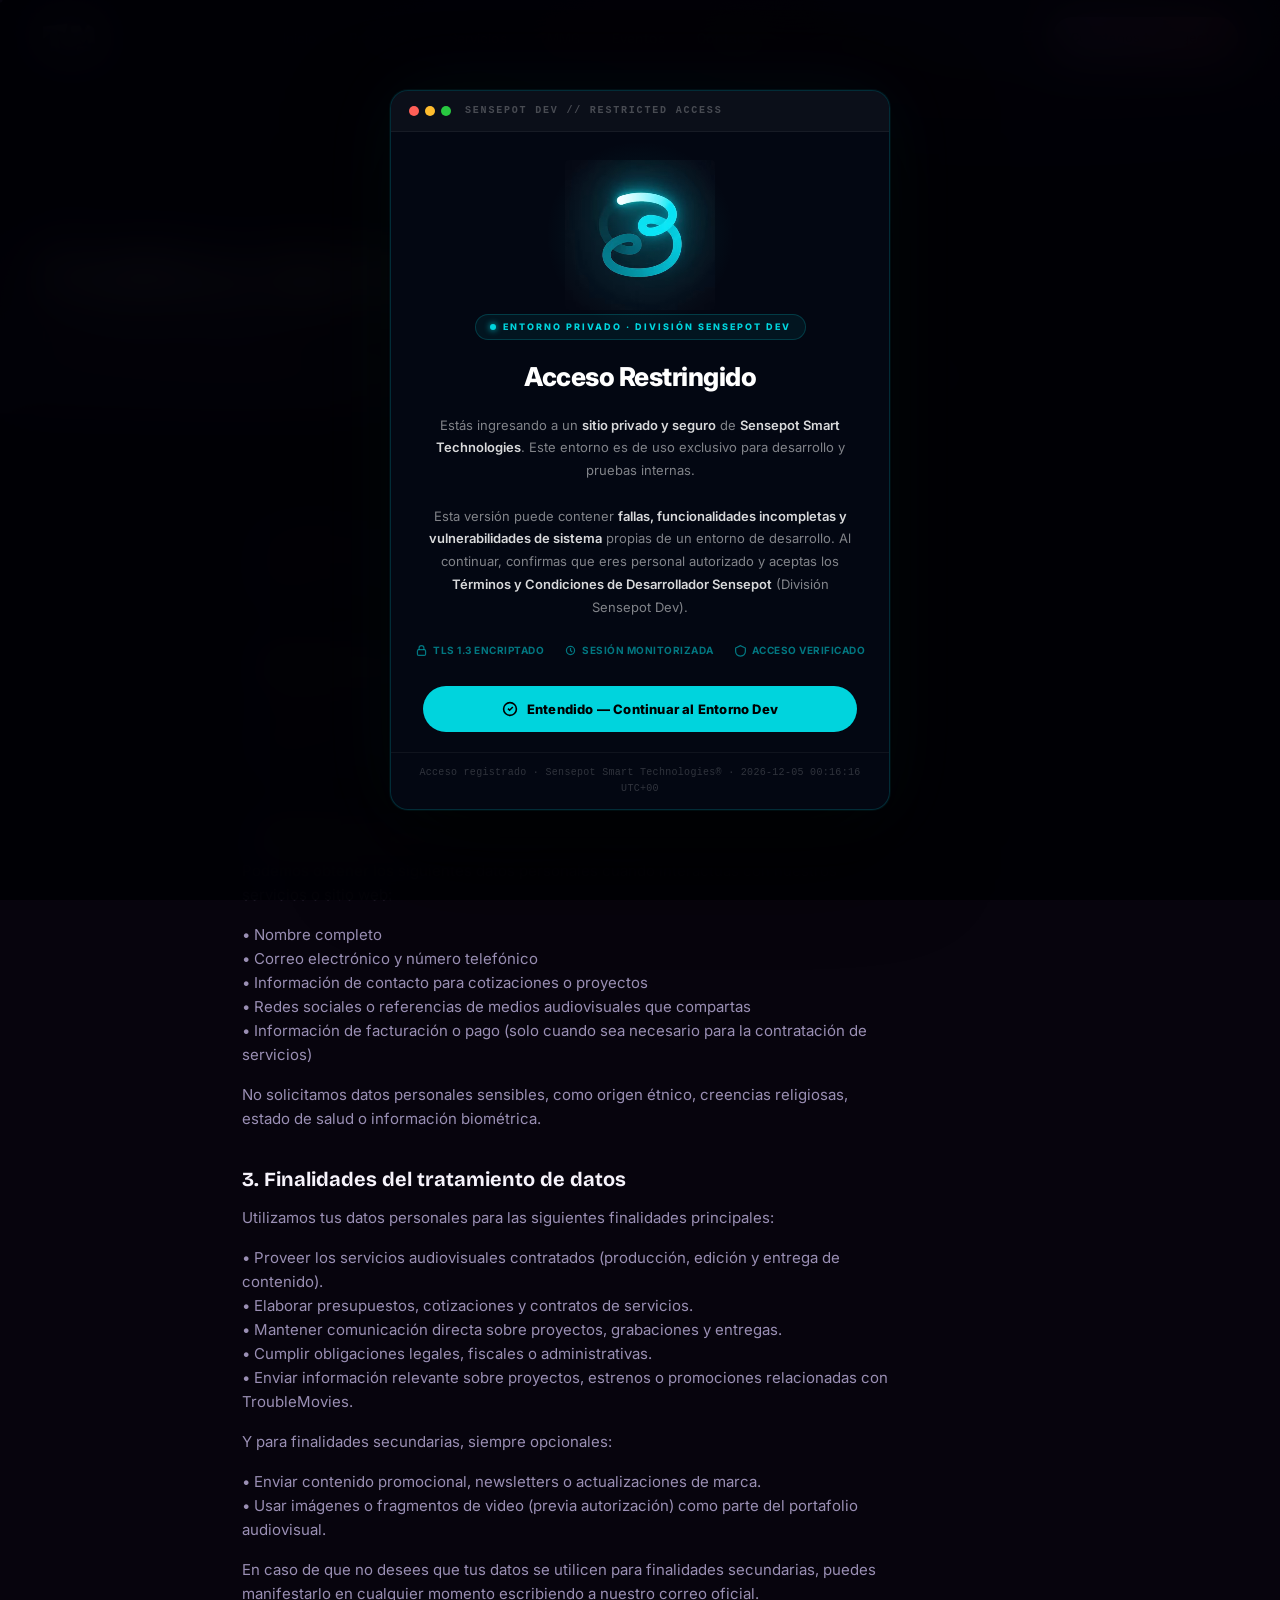
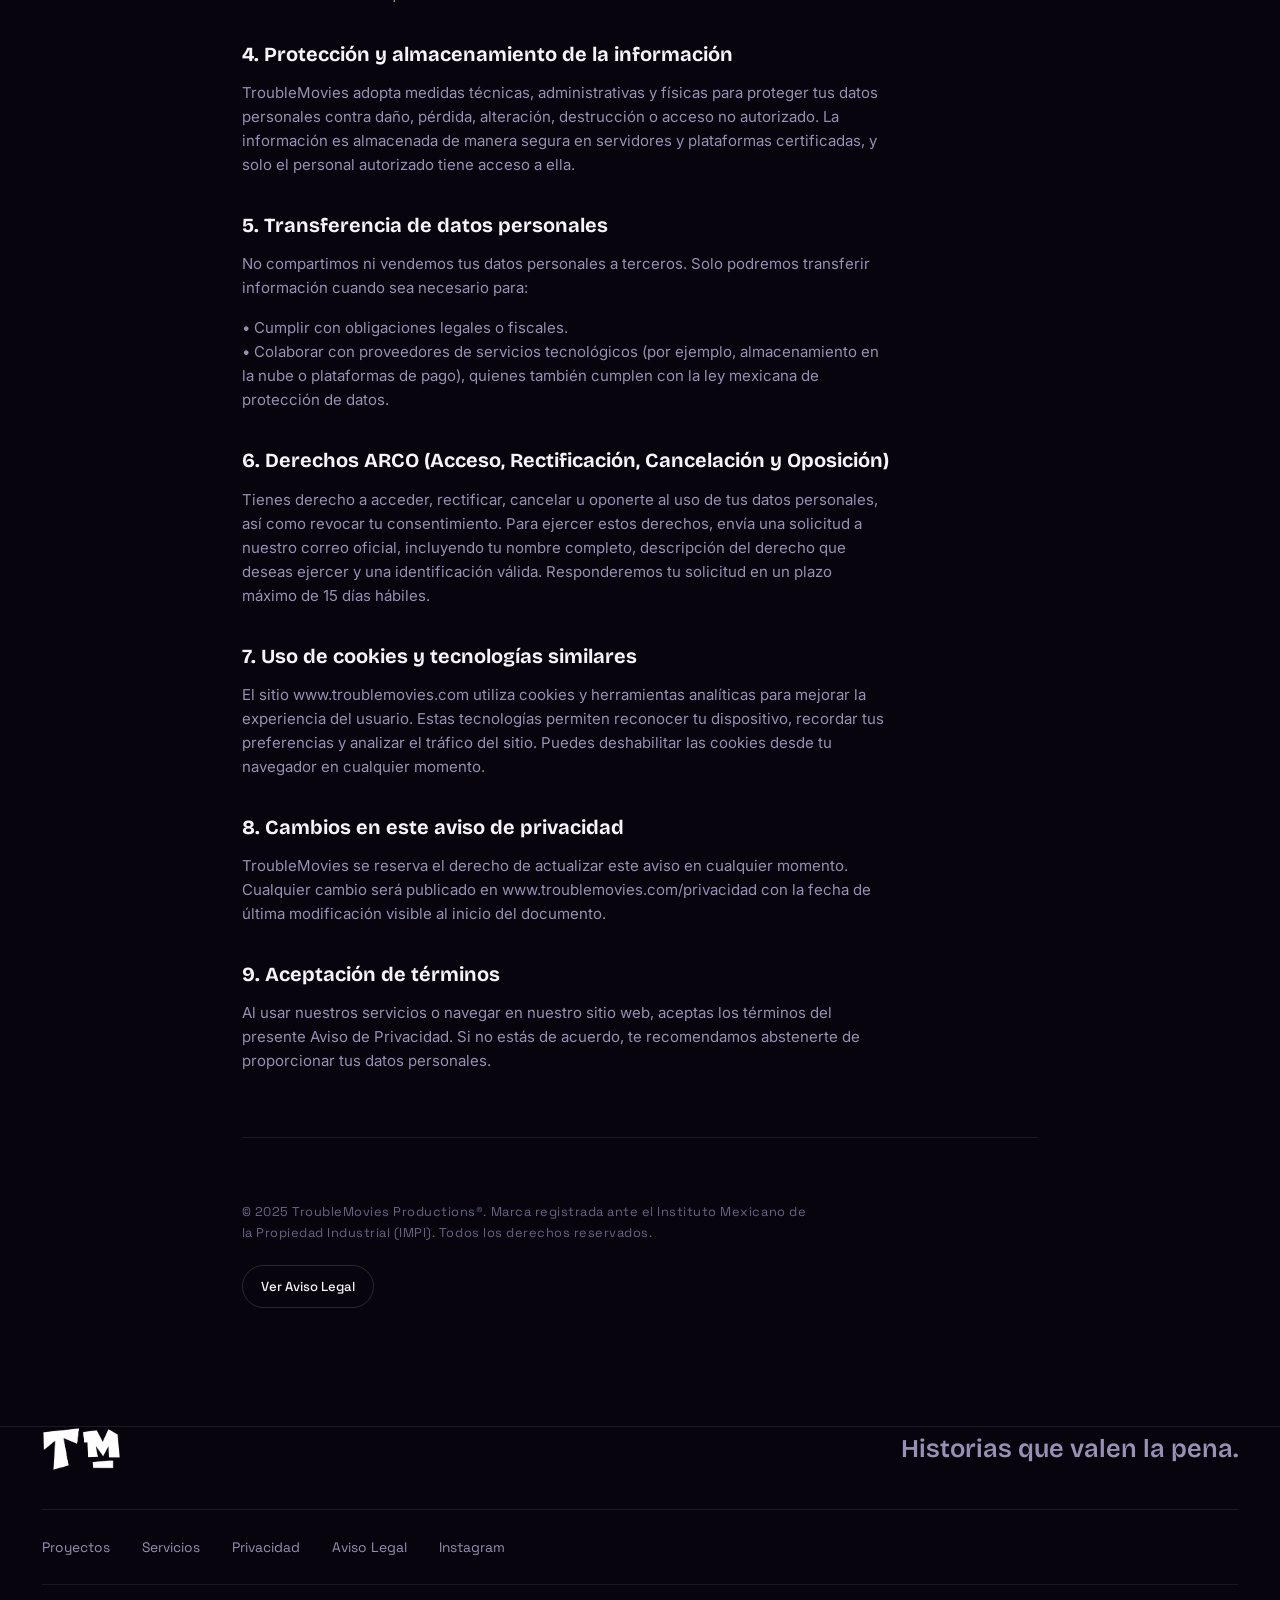
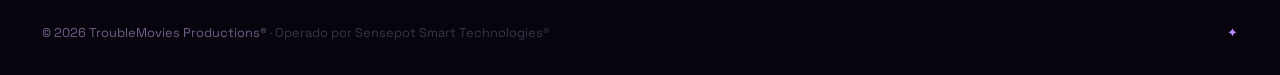
<file: privacidad.html>
<!DOCTYPE html>
<html lang="es">
<head>
<meta charset="UTF-8" />
<meta name="viewport" content="width=device-width, initial-scale=1.0, viewport-fit=cover" />
<title>Política de Privacidad · TroubleMovies Productions</title>
<meta name="description" content="Política de Privacidad de TroubleMovies Productions®. Cómo recopilamos, usamos y protegemos tus datos personales conforme a la LFPDPPP." />
<meta name="theme-color" content="#07040d" />
<link rel="icon" href="assets/favicon.png" type="image/png" />
<link rel="preconnect" href="https://fonts.googleapis.com" />
<link rel="preconnect" href="https://fonts.gstatic.com" crossorigin />
<link href="https://fonts.googleapis.com/css2?family=Bricolage+Grotesque:opsz,wght@12..96,400;12..96,600;12..96,700;12..96,800&family=Inter:wght@400;500;600&family=Space+Grotesk:wght@400;500;600&display=swap" rel="stylesheet" />
<link rel="stylesheet" href="styles.css" />
<link rel="stylesheet" href="pages.css" />
</head>
<body>

<div class="progress" id="progress" aria-hidden="true"></div>

<div class="loader" id="loader" aria-hidden="true">
  <div class="loader__eyes"><span></span><span></span></div>
  <img class="loader__logo" src="assets/logo-tm.png" alt="TroubleMovies" />
  <div class="loader__bar"><i></i></div>
</div>

<div class="cursor" id="cursor" aria-hidden="true"><span class="cursor__label" id="cursorLabel"></span></div>
<div class="cursor-dot" id="cursorDot" aria-hidden="true"></div>

<header class="nav" id="nav">
  <a href="index.html" class="brand magnetic" aria-label="TroubleMovies inicio"><img class="brand__mark" src="assets/logo-tm.png" alt="TroubleMovies" /></a>
  <nav class="nav__links" id="navLinks" aria-label="Principal">
    <a href="index.html" data-i18n="nav_home">Inicio</a>
    <a href="proyectos.html" data-i18n="nav_projects">Proyectos</a>
    <a href="index.html#services" data-i18n="nav_services">Servicios</a>
    <a href="trouble-music.html" data-i18n="nav_tmmg">TMMG</a>
    <a href="eventos.html" data-i18n="nav_events">Eventos</a>
    <a href="index.html#contact" data-i18n="nav_contact">Contacto</a>
  </nav>
  <div class="nav__right">
    <button class="lang" id="langBtn" aria-label="Cambiar idioma"><span class="lang__on">ES</span><span class="lang__off">EN</span></button>
    <a class="nav__ig magnetic" href="https://instagram.com/troublemovies" target="_blank" rel="noopener" aria-label="Instagram"><svg viewBox="0 0 24 24" width="18" height="18" aria-hidden="true"><path fill="currentColor" d="M12 2.2c3.2 0 3.6 0 4.8.07 1.2.06 1.8.25 2.2.42.6.22 1 .48 1.4.9.43.42.7.83.92 1.4.17.42.36 1.06.42 2.25.05 1.28.06 1.66.06 4.86s-.01 3.58-.07 4.85c-.06 1.2-.25 1.83-.42 2.25a3.8 3.8 0 0 1-.9 1.4c-.42.43-.83.7-1.4.92-.42.17-1.06.36-2.25.42-1.28.05-1.66.06-4.86.06s-3.58-.01-4.85-.07c-1.2-.06-1.83-.25-2.25-.42a3.8 3.8 0 0 1-1.4-.9 3.8 3.8 0 0 1-.92-1.4c-.17-.42-.36-1.06-.42-2.25C2.21 15.6 2.2 15.2 2.2 12s.01-3.58.07-4.85c.06-1.2.25-1.83.42-2.25.22-.57.49-1 .9-1.42a3.8 3.8 0 0 1 1.42-.9c.42-.17 1.05-.36 2.25-.42C8.42 2.21 8.8 2.2 12 2.2Zm0 1.98c-3.15 0-3.5.01-4.74.07-1.14.05-1.76.24-2.18.4-.55.21-.94.47-1.35.88-.4.4-.66.8-.88 1.35-.16.42-.35 1.04-.4 2.18-.06 1.24-.07 1.6-.07 4.74s.01 3.5.07 4.74c.05 1.14.24 1.76.4 2.18.21.55.47.94.88 1.35.41.4.8.66 1.35.88.42.16 1.04.35 2.18.4 1.24.06 1.6.07 4.74.07s3.5-.01 4.74-.07c1.14-.05 1.76-.24 2.18-.4.55-.22.94-.48 1.35-.88.4-.41.66-.8.88-1.35.16-.42.35-1.04.4-2.18.06-1.24.07-1.6.07-4.74s-.01-3.5-.07-4.74c-.05-1.14-.24-1.76-.4-2.18a3.6 3.6 0 0 0-.88-1.35 3.6 3.6 0 0 0-1.35-.88c-.42-.16-1.04-.35-2.18-.4-1.24-.06-1.59-.07-4.74-.07Zm0 3.37a4.45 4.45 0 1 1 0 8.9 4.45 4.45 0 0 1 0-8.9Zm0 7.34a2.89 2.89 0 1 0 0-5.78 2.89 2.89 0 0 0 0 5.78Zm5.66-7.5a1.04 1.04 0 1 1-2.08 0 1.04 1.04 0 0 1 2.08 0Z"/></svg></a>
    <a href="index.html#contact" class="btn btn--sm magnetic" data-i18n="nav_cta">Cuéntanos tu proyecto</a>
    <button class="burger" id="burger" aria-label="Menú" aria-expanded="false"><span></span><span></span></button>
  </div>
</header>

<main class="page" id="top" style="--accent:#b98cff; --accent-2:#9a8fb4;">

  <section class="phero" style="min-height:46vh; align-items:flex-end">
    <div class="phero__bg" style="background:radial-gradient(100% 90% at 80% 0%,color-mix(in srgb,var(--accent) 18%,transparent),transparent 55%),var(--bg)"></div>
    <div class="phero__grain"></div>
    <div class="phero__inner">
      <div class="phero__kicker"><a href="index.html" class="crumb magnetic"><i>←</i><span>Inicio</span></a></div>
      <h1 class="phero__title" style="font-size:clamp(2.2rem,6vw,4.2rem)">Política de Privacidad</h1>
      <p class="upd" style="margin-top:1rem">Última actualización: Octubre 2025</p>
    </div>
  </section>

  <section class="sec wrap wrap--narrow legal">
    <p>En <b>TroubleMovies Productions®</b>, con domicilio en Cuernavaca, Morelos, México, respetamos y protegemos la privacidad de nuestros clientes, colaboradores y visitantes del sitio web www.troublemovies.com. Este aviso explica cómo recopilamos, utilizamos, protegemos y compartimos la información personal que nos proporcionas.</p>

    <h3>1. Responsable del tratamiento de datos personales</h3>
    <p>TroubleMovies Productions® (en adelante "TroubleMovies") es responsable del uso y protección de tus datos personales, conforme a la Ley Federal de Protección de Datos Personales en Posesión de los Particulares (LFPDPPP). Puedes contactarnos a través de nuestro correo oficial: <a href="mailto:troublemoviesproductions@gmail.com" style="color:var(--accent)">troublemoviesproductions@gmail.com</a></p>

    <h3>2. Datos personales que podemos recopilar</h3>
    <p>Podemos obtener los siguientes datos personales cuando interactúas con nuestros servicios o sitio web:</p>
    <p>• Nombre completo<br>• Correo electrónico y número telefónico<br>• Información de contacto para cotizaciones o proyectos<br>• Redes sociales o referencias de medios audiovisuales que compartas<br>• Información de facturación o pago (solo cuando sea necesario para la contratación de servicios)</p>
    <p>No solicitamos datos personales sensibles, como origen étnico, creencias religiosas, estado de salud o información biométrica.</p>

    <h3>3. Finalidades del tratamiento de datos</h3>
    <p>Utilizamos tus datos personales para las siguientes finalidades principales:</p>
    <p>• Proveer los servicios audiovisuales contratados (producción, edición y entrega de contenido).<br>• Elaborar presupuestos, cotizaciones y contratos de servicios.<br>• Mantener comunicación directa sobre proyectos, grabaciones y entregas.<br>• Cumplir obligaciones legales, fiscales o administrativas.<br>• Enviar información relevante sobre proyectos, estrenos o promociones relacionadas con TroubleMovies.</p>
    <p>Y para finalidades secundarias, siempre opcionales:</p>
    <p>• Enviar contenido promocional, newsletters o actualizaciones de marca.<br>• Usar imágenes o fragmentos de video (previa autorización) como parte del portafolio audiovisual.</p>
    <p>En caso de que no desees que tus datos se utilicen para finalidades secundarias, puedes manifestarlo en cualquier momento escribiendo a nuestro correo oficial.</p>

    <h3>4. Protección y almacenamiento de la información</h3>
    <p>TroubleMovies adopta medidas técnicas, administrativas y físicas para proteger tus datos personales contra daño, pérdida, alteración, destrucción o acceso no autorizado. La información es almacenada de manera segura en servidores y plataformas certificadas, y solo el personal autorizado tiene acceso a ella.</p>

    <h3>5. Transferencia de datos personales</h3>
    <p>No compartimos ni vendemos tus datos personales a terceros. Solo podremos transferir información cuando sea necesario para:</p>
    <p>• Cumplir con obligaciones legales o fiscales.<br>• Colaborar con proveedores de servicios tecnológicos (por ejemplo, almacenamiento en la nube o plataformas de pago), quienes también cumplen con la ley mexicana de protección de datos.</p>

    <h3>6. Derechos ARCO (Acceso, Rectificación, Cancelación y Oposición)</h3>
    <p>Tienes derecho a acceder, rectificar, cancelar u oponerte al uso de tus datos personales, así como revocar tu consentimiento. Para ejercer estos derechos, envía una solicitud a nuestro correo oficial, incluyendo tu nombre completo, descripción del derecho que deseas ejercer y una identificación válida. Responderemos tu solicitud en un plazo máximo de 15 días hábiles.</p>

    <h3>7. Uso de cookies y tecnologías similares</h3>
    <p>El sitio www.troublemovies.com utiliza cookies y herramientas analíticas para mejorar la experiencia del usuario. Estas tecnologías permiten reconocer tu dispositivo, recordar tus preferencias y analizar el tráfico del sitio. Puedes deshabilitar las cookies desde tu navegador en cualquier momento.</p>

    <h3>8. Cambios en este aviso de privacidad</h3>
    <p>TroubleMovies se reserva el derecho de actualizar este aviso en cualquier momento. Cualquier cambio será publicado en www.troublemovies.com/privacidad con la fecha de última modificación visible al inicio del documento.</p>

    <h3>9. Aceptación de términos</h3>
    <p>Al usar nuestros servicios o navegar en nuestro sitio web, aceptas los términos del presente Aviso de Privacidad. Si no estás de acuerdo, te recomendamos abstenerte de proporcionar tus datos personales.</p>

    <hr class="rule" />
    <p class="upd">© 2025 TroubleMovies Productions®. Marca registrada ante el Instituto Mexicano de la Propiedad Industrial (IMPI). Todos los derechos reservados.</p>
    <p style="margin-top:1.4rem"><a href="legal.html" class="btn btn--ghost btn--sm magnetic" data-i18n="pv_seelegal">Ver Aviso Legal</a></p>
  </section>

</main>

<footer class="footer">
  <div class="footer__top" style="padding-top:0">
    <a href="index.html" class="brand brand--lg magnetic"><img class="brand__mark" src="assets/logo-tm.png" alt="TroubleMovies" /></a>
    <p class="footer__tag" data-i18n="footer_tag">Historias que valen la pena.</p>
  </div>
  <div class="footer__links">
    <a href="proyectos.html" data-i18n="nav_projects">Proyectos</a>
    <a href="index.html#services" data-i18n="nav_services">Servicios</a>
    <a href="privacidad.html" data-i18n="pv_priv">Privacidad</a>
    <a href="legal.html" data-i18n="pv_legal">Aviso Legal</a>
    <a href="https://instagram.com/troublemovies" target="_blank" rel="noopener">Instagram</a>
  </div>
  <div class="footer__bottom">
    <span>© <span id="year"></span> TroubleMovies Productions® <span style="opacity:.5">· Operado por Sensepot Smart Technologies®</span></span>
    <span class="footer__deer">✦</span>
  </div>
</footer>

<script>
window.PAGE_I18N = {
  es: { pv_seelegal:"Ver Aviso Legal", pv_priv:"Privacidad", pv_legal:"Aviso Legal" },
  en: { pv_seelegal:"See Legal Notice", pv_priv:"Privacy", pv_legal:"Legal Notice" }
};
</script>
<script src="script.js"></script>
</body>
</html>
</file>
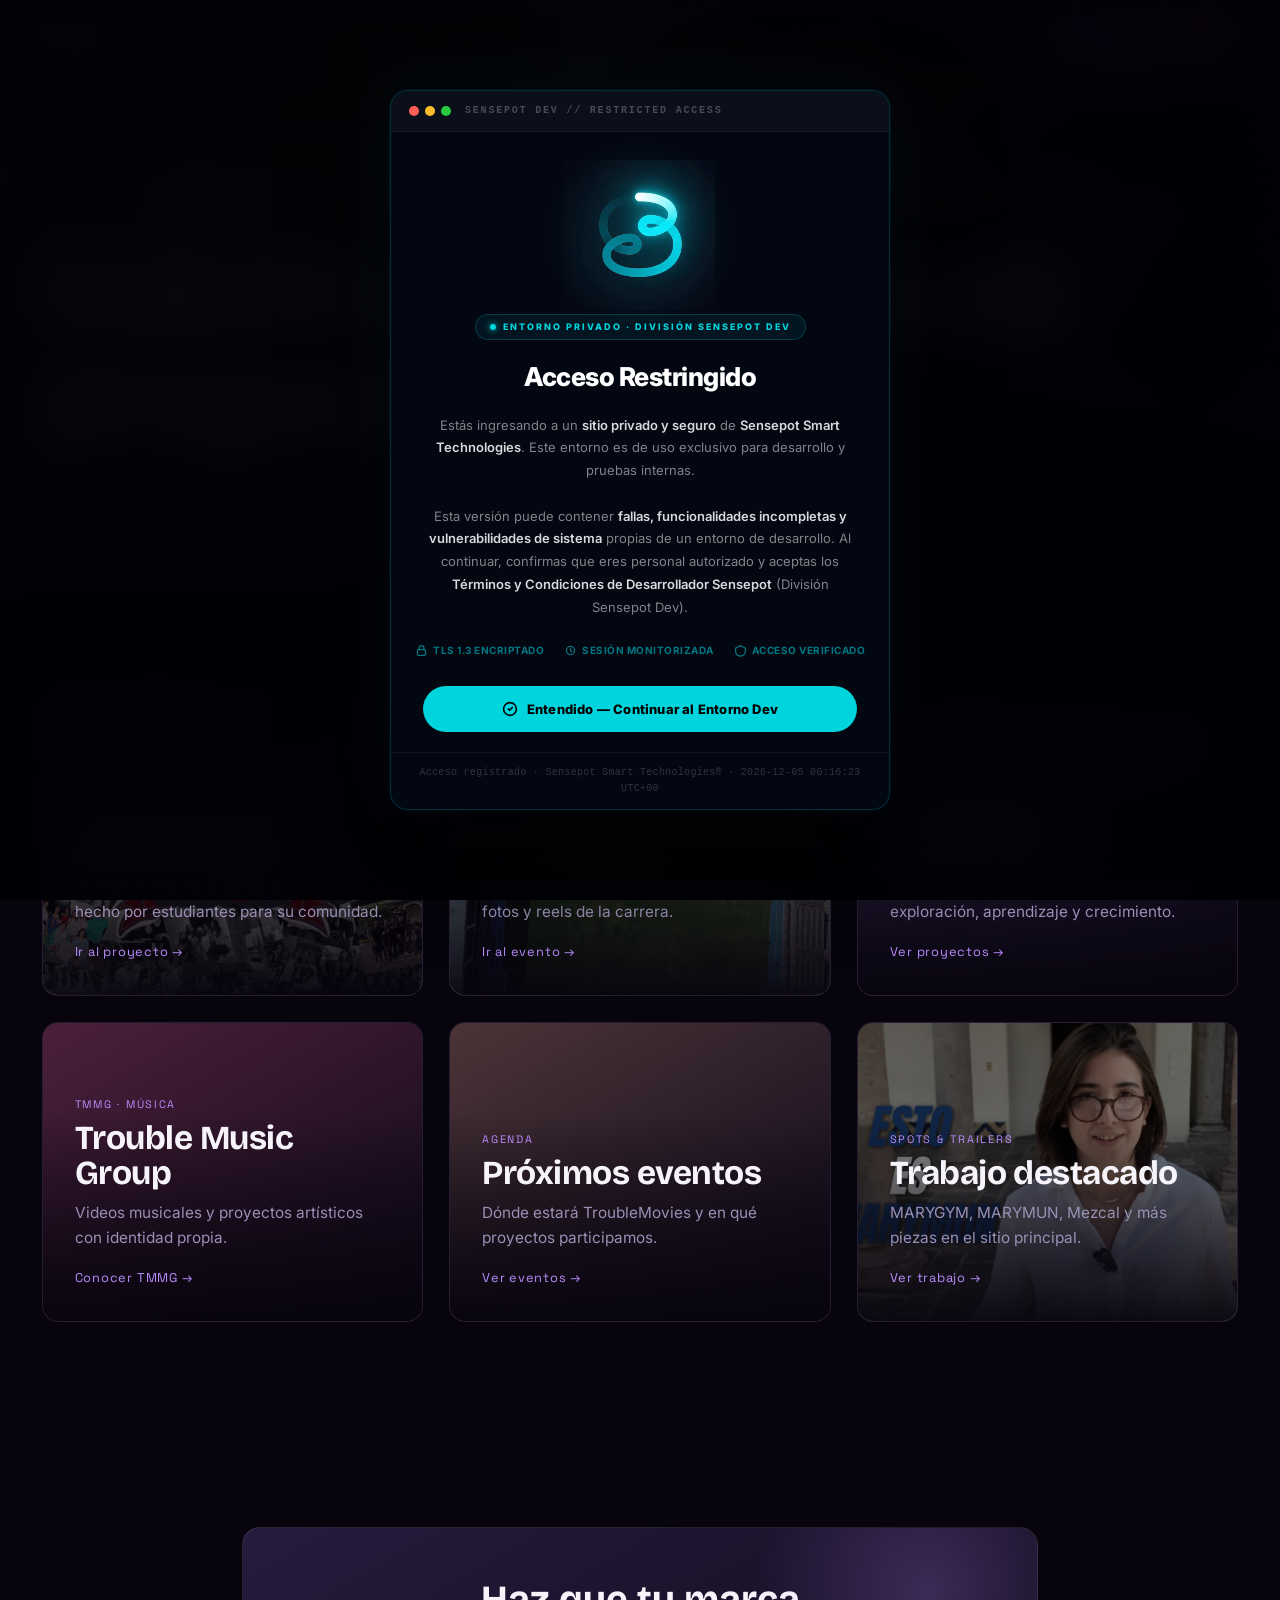
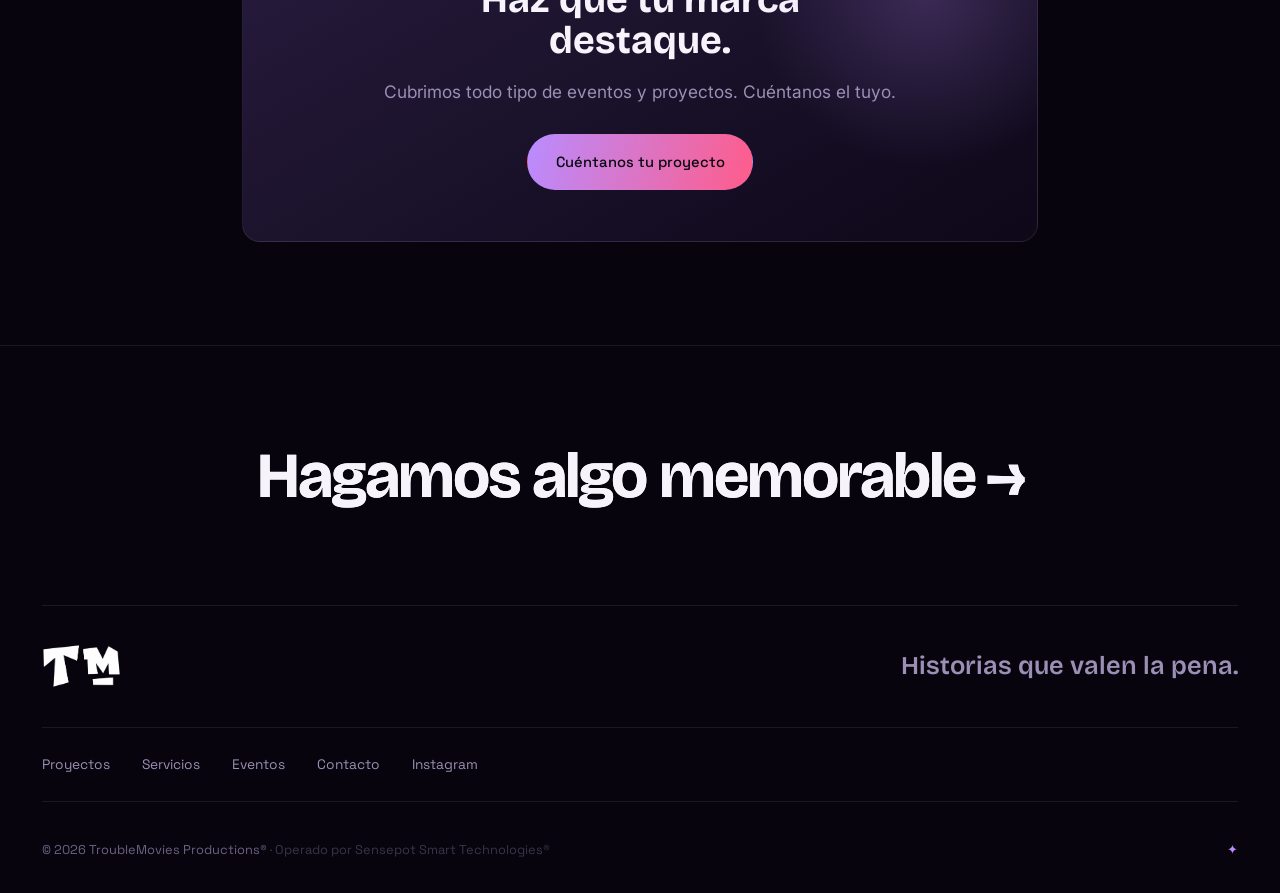
<file: proyectos.html>
<!DOCTYPE html>
<html lang="es">
<head>
<meta charset="UTF-8" />
<meta name="viewport" content="width=device-width, initial-scale=1.0, viewport-fit=cover" />
<title>Proyectos · TroubleMovies Productions</title>
<meta name="description" content="El portafolio de TroubleMovies: aftermovies, cobertura de eventos, proyectos académicos y más. Cubrimos todo tipo de proyectos audiovisuales." />
<meta name="theme-color" content="#07040d" />
<meta property="og:title" content="Proyectos · TroubleMovies" />
<meta property="og:description" content="El portafolio de TroubleMovies Productions." />
<meta property="og:image" content="assets/yt-marygym.jpg" />

<link rel="icon" href="assets/favicon.png" type="image/png" />
<link rel="preconnect" href="https://fonts.googleapis.com" />
<link rel="preconnect" href="https://fonts.gstatic.com" crossorigin />
<link href="https://fonts.googleapis.com/css2?family=Bricolage+Grotesque:opsz,wght@12..96,400;12..96,600;12..96,700;12..96,800&family=Inter:wght@400;500;600&family=Space+Grotesk:wght@400;500;600&display=swap" rel="stylesheet" />
<link rel="stylesheet" href="styles.css" />
<link rel="stylesheet" href="pages.css" />
</head>
<body>

<div class="progress" id="progress" aria-hidden="true"></div>

<div class="loader" id="loader" aria-hidden="true">
  <div class="loader__eyes"><span></span><span></span></div>
  <img class="loader__logo" src="assets/logo-tm.png" alt="TroubleMovies" />
  <div class="loader__bar"><i></i></div>
</div>

<div class="cursor" id="cursor" aria-hidden="true"><span class="cursor__label" id="cursorLabel"></span></div>
<div class="cursor-dot" id="cursorDot" aria-hidden="true"></div>

<header class="nav" id="nav">
  <a href="index.html" class="brand magnetic" aria-label="TroubleMovies inicio"><img class="brand__mark" src="assets/logo-tm.png" alt="TroubleMovies" /></a>
  <nav class="nav__links" id="navLinks" aria-label="Principal">
    <a href="index.html" data-i18n="nav_home">Inicio</a>
    <a href="proyectos.html" data-i18n="nav_projects">Proyectos</a>
    <a href="index.html#services" data-i18n="nav_services">Servicios</a>
    <a href="trouble-music.html" data-i18n="nav_tmmg">TMMG</a>
    <a href="eventos.html" data-i18n="nav_events">Eventos</a>
    <a href="index.html#contact" data-i18n="nav_contact">Contacto</a>
  </nav>
  <div class="nav__right">
    <button class="lang" id="langBtn" aria-label="Cambiar idioma"><span class="lang__on">ES</span><span class="lang__off">EN</span></button>
    <a class="nav__ig magnetic" href="https://instagram.com/troublemovies" target="_blank" rel="noopener" aria-label="Instagram"><svg viewBox="0 0 24 24" width="18" height="18" aria-hidden="true"><path fill="currentColor" d="M12 2.2c3.2 0 3.6 0 4.8.07 1.2.06 1.8.25 2.2.42.6.22 1 .48 1.4.9.43.42.7.83.92 1.4.17.42.36 1.06.42 2.25.05 1.28.06 1.66.06 4.86s-.01 3.58-.07 4.85c-.06 1.2-.25 1.83-.42 2.25a3.8 3.8 0 0 1-.9 1.4c-.42.43-.83.7-1.4.92-.42.17-1.06.36-2.25.42-1.28.05-1.66.06-4.86.06s-3.58-.01-4.85-.07c-1.2-.06-1.83-.25-2.25-.42a3.8 3.8 0 0 1-1.4-.9 3.8 3.8 0 0 1-.92-1.4c-.17-.42-.36-1.06-.42-2.25C2.21 15.6 2.2 15.2 2.2 12s.01-3.58.07-4.85c.06-1.2.25-1.83.42-2.25.22-.57.49-1 .9-1.42a3.8 3.8 0 0 1 1.42-.9c.42-.17 1.05-.36 2.25-.42C8.42 2.21 8.8 2.2 12 2.2Zm0 1.98c-3.15 0-3.5.01-4.74.07-1.14.05-1.76.24-2.18.4-.55.21-.94.47-1.35.88-.4.4-.66.8-.88 1.35-.16.42-.35 1.04-.4 2.18-.06 1.24-.07 1.6-.07 4.74s.01 3.5.07 4.74c.05 1.14.24 1.76.4 2.18.21.55.47.94.88 1.35.41.4.8.66 1.35.88.42.16 1.04.35 2.18.4 1.24.06 1.6.07 4.74.07s3.5-.01 4.74-.07c1.14-.05 1.76-.24 2.18-.4.55-.22.94-.48 1.35-.88.4-.41.66-.8.88-1.35.16-.42.35-1.04.4-2.18.06-1.24.07-1.6.07-4.74s-.01-3.5-.07-4.74c-.05-1.14-.24-1.76-.4-2.18a3.6 3.6 0 0 0-.88-1.35 3.6 3.6 0 0 0-1.35-.88c-.42-.16-1.04-.35-2.18-.4-1.24-.06-1.59-.07-4.74-.07Zm0 3.37a4.45 4.45 0 1 1 0 8.9 4.45 4.45 0 0 1 0-8.9Zm0 7.34a2.89 2.89 0 1 0 0-5.78 2.89 2.89 0 0 0 0 5.78Zm5.66-7.5a1.04 1.04 0 1 1-2.08 0 1.04 1.04 0 0 1 2.08 0Z"/></svg></a>
    <a href="index.html#contact" class="btn btn--sm magnetic" data-i18n="nav_cta">Cuéntanos tu proyecto</a>
    <button class="burger" id="burger" aria-label="Menú" aria-expanded="false"><span></span><span></span></button>
  </div>
</header>

<main class="page" id="top" style="--accent:#b98cff; --accent-2:#ff5c8a;">

  <!-- HERO -->
  <section class="phero" style="min-height:66vh">
    <div class="phero__bg"><img src="assets/yt-marygym.jpg" alt="" /></div>
    <div class="phero__grain"></div>
    <div class="phero__inner">
      <div class="phero__kicker">
        <a href="index.html" class="crumb magnetic"><i>←</i><span data-i18n="crumb">Inicio</span></a>
        <span class="tagchip" data-i18n="p_tag">Portafolio</span>
      </div>
      <h1 class="phero__title" data-split data-i18n="p_title">Cubrimos todo tipo de proyectos.</h1>
      <p class="phero__sub" data-i18n="p_sub">Aftermovies, cobertura de eventos en vivo, videos musicales y proyectos académicos. Explora lo que hemos creado.</p>
    </div>
  </section>

  <!-- PROJECT TILES -->
  <section class="sec wrap">
    <div class="tiles">
      <a class="tile reveal magnetic" href="seniors25.html">
        <div class="tile__bg"><img src="assets/yt-seniors.jpg" alt="" /></div>
        <div class="tile__body"><div class="tile__cat" data-i18n="p_c1">Aftermovie · Marymount</div><div class="tile__name">Seniors 2025</div><div class="tile__desc" data-i18n="p_d1">El video oficial de la generación 2025, hecho por estudiantes para su comunidad.</div><span class="tile__go" data-i18n="p_go">Ir al proyecto →</span></div>
      </a>
      <a class="tile reveal magnetic" href="maryrun11.html">
        <div class="tile__bg"><img src="assets/maryrun-hero.jpg" alt="" /></div>
        <div class="tile__body"><div class="tile__cat" data-i18n="p_c2">Cobertura en vivo · Carrera</div><div class="tile__name">MARYRUN XI</div><div class="tile__desc" data-i18n="p_d2">Cobertura multicámara en vivo, podios, fotos y reels de la carrera.</div><span class="tile__go" data-i18n="p_go2">Ir al evento →</span></div>
      </a>
      <a class="tile reveal magnetic" href="academico.html">
        <div class="tile__bg tile__bg--solid"></div>
        <div class="tile__body"><div class="tile__cat" data-i18n="p_c3">Propósito escolar</div><div class="tile__name" data-i18n="p_n3">Proyectos académicos</div><div class="tile__desc" data-i18n="p_d3">Trabajos creados para fines académicos: exploración, aprendizaje y crecimiento.</div><span class="tile__go" data-i18n="p_go3">Ver proyectos →</span></div>
      </a>
      <a class="tile reveal magnetic" href="trouble-music.html">
        <div class="tile__bg tile__bg--solid" style="--accent:#ff5c8a"></div>
        <div class="tile__body"><div class="tile__cat" data-i18n="p_c4">TMMG · Música</div><div class="tile__name" data-i18n="p_n4">Trouble Music Group</div><div class="tile__desc" data-i18n="p_d4">Videos musicales y proyectos artísticos con identidad propia.</div><span class="tile__go" data-i18n="p_go4">Conocer TMMG →</span></div>
      </a>
      <a class="tile reveal magnetic" href="eventos.html">
        <div class="tile__bg tile__bg--solid" style="--accent:#ffb37a"></div>
        <div class="tile__body"><div class="tile__cat" data-i18n="p_c5">Agenda</div><div class="tile__name" data-i18n="p_n5">Próximos eventos</div><div class="tile__desc" data-i18n="p_d5">Dónde estará TroubleMovies y en qué proyectos participamos.</div><span class="tile__go" data-i18n="p_go5">Ver eventos →</span></div>
      </a>
      <a class="tile reveal magnetic" href="index.html#work">
        <div class="tile__bg"><img src="assets/yt-marymun.jpg" alt="" /></div>
        <div class="tile__body"><div class="tile__cat" data-i18n="p_c6">Spots & trailers</div><div class="tile__name" data-i18n="p_n6">Trabajo destacado</div><div class="tile__desc" data-i18n="p_d6">MARYGYM, MARYMUN, Mezcal y más piezas en el sitio principal.</div><span class="tile__go" data-i18n="p_go6">Ver trabajo →</span></div>
      </a>
    </div>
  </section>

  <!-- BRAND CTA -->
  <section class="sec wrap wrap--narrow">
    <div class="callout reveal" style="text-align:center">
      <h2 class="callout__title" style="margin-inline:auto" data-i18n="p_cta_t">Haz que tu marca destaque.</h2>
      <p style="margin-inline:auto" data-i18n="p_cta_p">Cubrimos todo tipo de eventos y proyectos. Cuéntanos el tuyo.</p>
      <div style="margin-top:1.8rem"><a class="btn magnetic" href="index.html#contact" data-i18n="nav_cta">Cuéntanos tu proyecto</a></div>
    </div>
  </section>

</main>

<footer class="footer">
  <div class="footer__cta"><a href="index.html#contact" class="footer__big" data-i18n="footer_big">Hagamos algo memorable →</a></div>
  <div class="footer__top">
    <a href="index.html" class="brand brand--lg magnetic"><img class="brand__mark" src="assets/logo-tm.png" alt="TroubleMovies" /></a>
    <p class="footer__tag" data-i18n="footer_tag">Historias que valen la pena.</p>
  </div>
  <div class="footer__links">
    <a href="proyectos.html" data-i18n="nav_projects">Proyectos</a>
    <a href="index.html#services" data-i18n="nav_services">Servicios</a>
    <a href="eventos.html" data-i18n="nav_events">Eventos</a>
    <a href="index.html#contact" data-i18n="nav_contact">Contacto</a>
    <a href="https://instagram.com/troublemovies" target="_blank" rel="noopener">Instagram</a>
  </div>
  <div class="footer__bottom">
    <span>© <span id="year"></span> TroubleMovies Productions® <span style="opacity:.5">· Operado por Sensepot Smart Technologies®</span></span>
    <span class="footer__deer">✦</span>
  </div>
</footer>

<div class="lightbox" id="lightbox" aria-hidden="true">
  <button class="lightbox__close" id="lightboxClose" aria-label="Cerrar">✕</button>
  <div class="lightbox__frame"><div id="lightboxPlayer"></div></div>
  <p class="lightbox__title" id="lightboxTitle"></p>
</div>

<script>
window.PAGE_I18N = {
  es: {
    crumb:"Inicio", p_tag:"Portafolio", p_title:"Cubrimos todo tipo de proyectos.",
    p_sub:"Aftermovies, cobertura de eventos en vivo, videos musicales y proyectos académicos. Explora lo que hemos creado.",
    p_c1:"Aftermovie · Marymount", p_d1:"El video oficial de la generación 2025, hecho por estudiantes para su comunidad.", p_go:"Ir al proyecto →",
    p_c2:"Cobertura en vivo · Carrera", p_d2:"Cobertura multicámara en vivo, podios, fotos y reels de la carrera.", p_go2:"Ir al evento →",
    p_c3:"Propósito escolar", p_n3:"Proyectos académicos", p_d3:"Trabajos creados para fines académicos: exploración, aprendizaje y crecimiento.", p_go3:"Ver proyectos →",
    p_c4:"TMMG · Música", p_n4:"Trouble Music Group", p_d4:"Videos musicales y proyectos artísticos con identidad propia.", p_go4:"Conocer TMMG →",
    p_c5:"Agenda", p_n5:"Próximos eventos", p_d5:"Dónde estará TroubleMovies y en qué proyectos participamos.", p_go5:"Ver eventos →",
    p_c6:"Spots & trailers", p_n6:"Trabajo destacado", p_d6:"MARYGYM, MARYMUN, Mezcal y más piezas en el sitio principal.", p_go6:"Ver trabajo →",
    p_cta_t:"Haz que tu marca destaque.", p_cta_p:"Cubrimos todo tipo de eventos y proyectos. Cuéntanos el tuyo.",
  },
  en: {
    crumb:"Home", p_tag:"Portfolio", p_title:"We cover all kinds of projects.",
    p_sub:"Aftermovies, live event coverage, music videos and academic projects. Explore what we've created.",
    p_c1:"Aftermovie · Marymount", p_d1:"The official film of the Class of 2025, made by students for their community.", p_go:"Go to project →",
    p_c2:"Live coverage · Race", p_d2:"Live multi-camera coverage, podiums, photos and reels from the race.", p_go2:"Go to event →",
    p_c3:"Academic purpose", p_n3:"Academic projects", p_d3:"Works created for academic purposes: exploration, learning and growth.", p_go3:"See projects →",
    p_c4:"TMMG · Music", p_n4:"Trouble Music Group", p_d4:"Music videos and artistic projects with their own identity.", p_go4:"Discover TMMG →",
    p_c5:"Agenda", p_n5:"Upcoming events", p_d5:"Where TroubleMovies will be and which projects we're part of.", p_go5:"See events →",
    p_c6:"Spots & trailers", p_n6:"Featured work", p_d6:"MARYGYM, MARYMUN, Mezcal and more pieces on the main site.", p_go6:"See work →",
    p_cta_t:"Make your brand stand out.", p_cta_p:"We cover all kinds of events and projects. Tell us about yours.",
  }
};
</script>
<script src="script.js"></script>
</body>
</html>
</file>
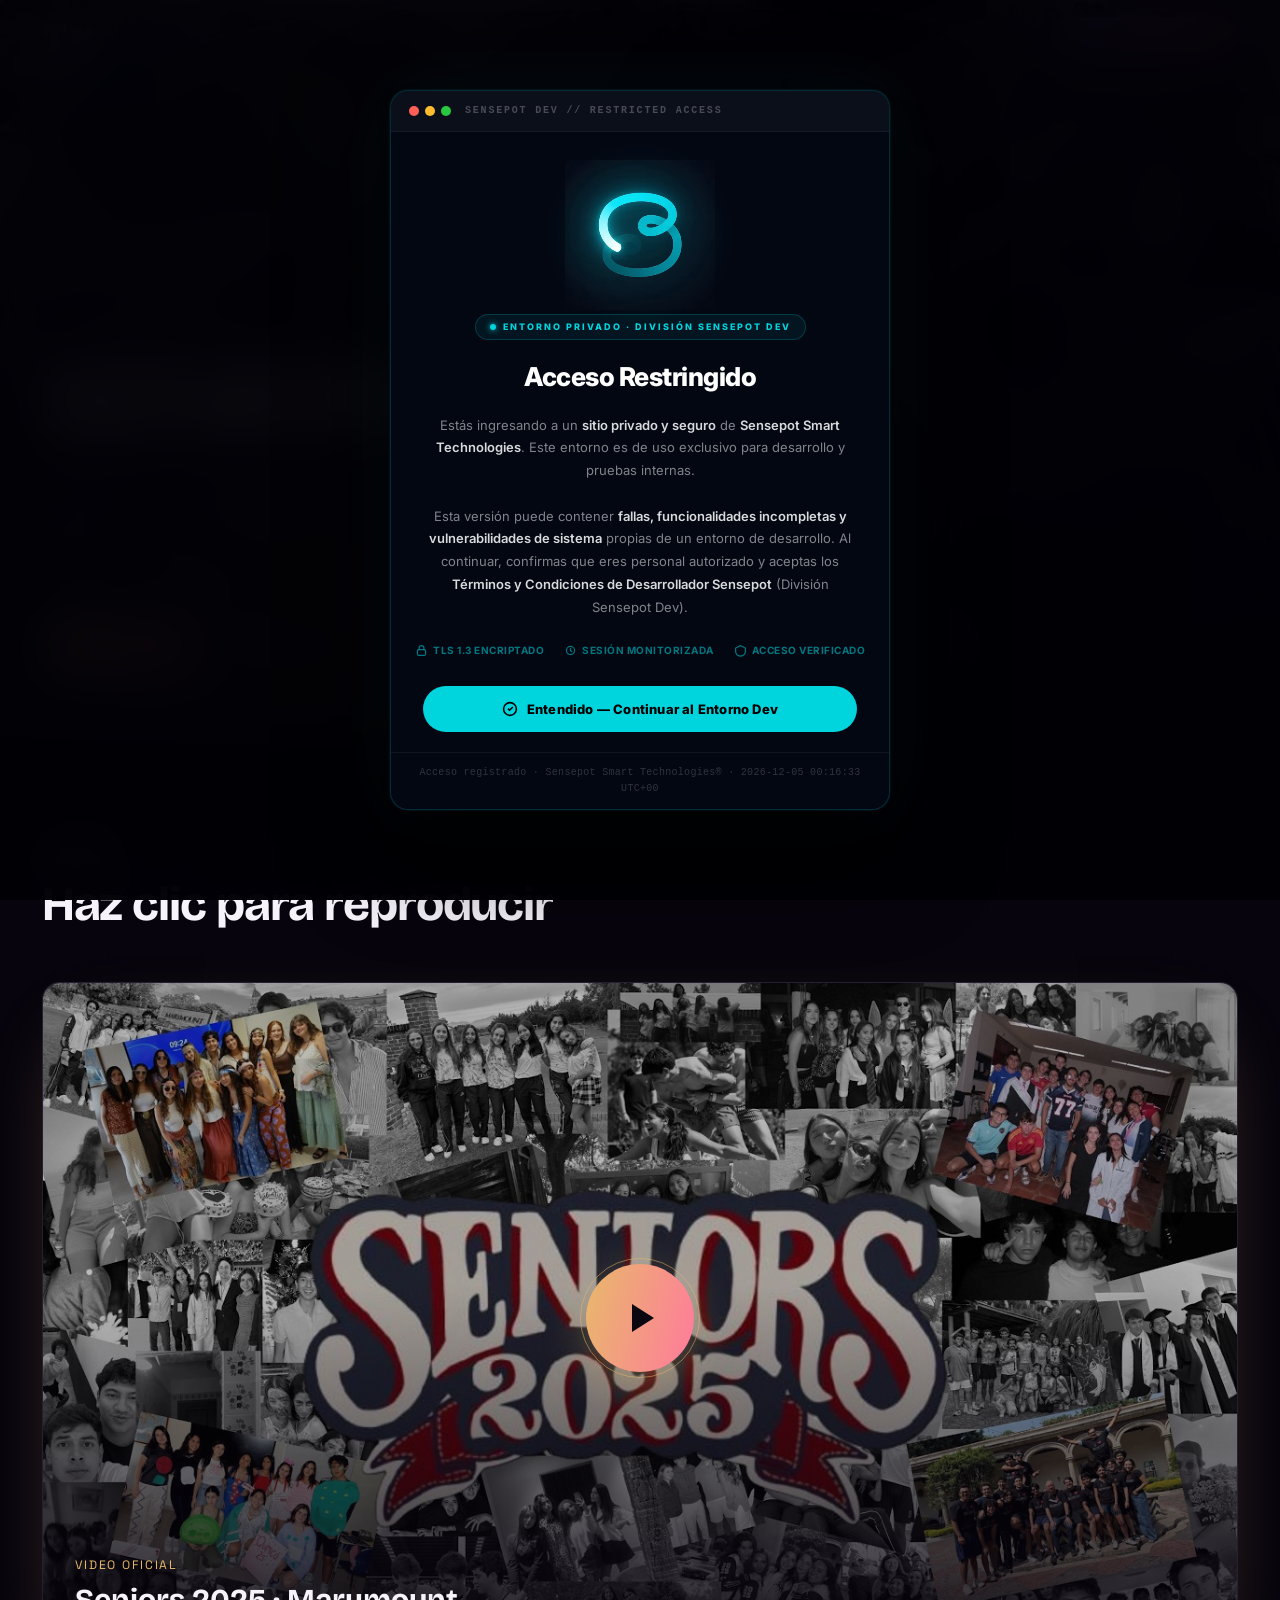
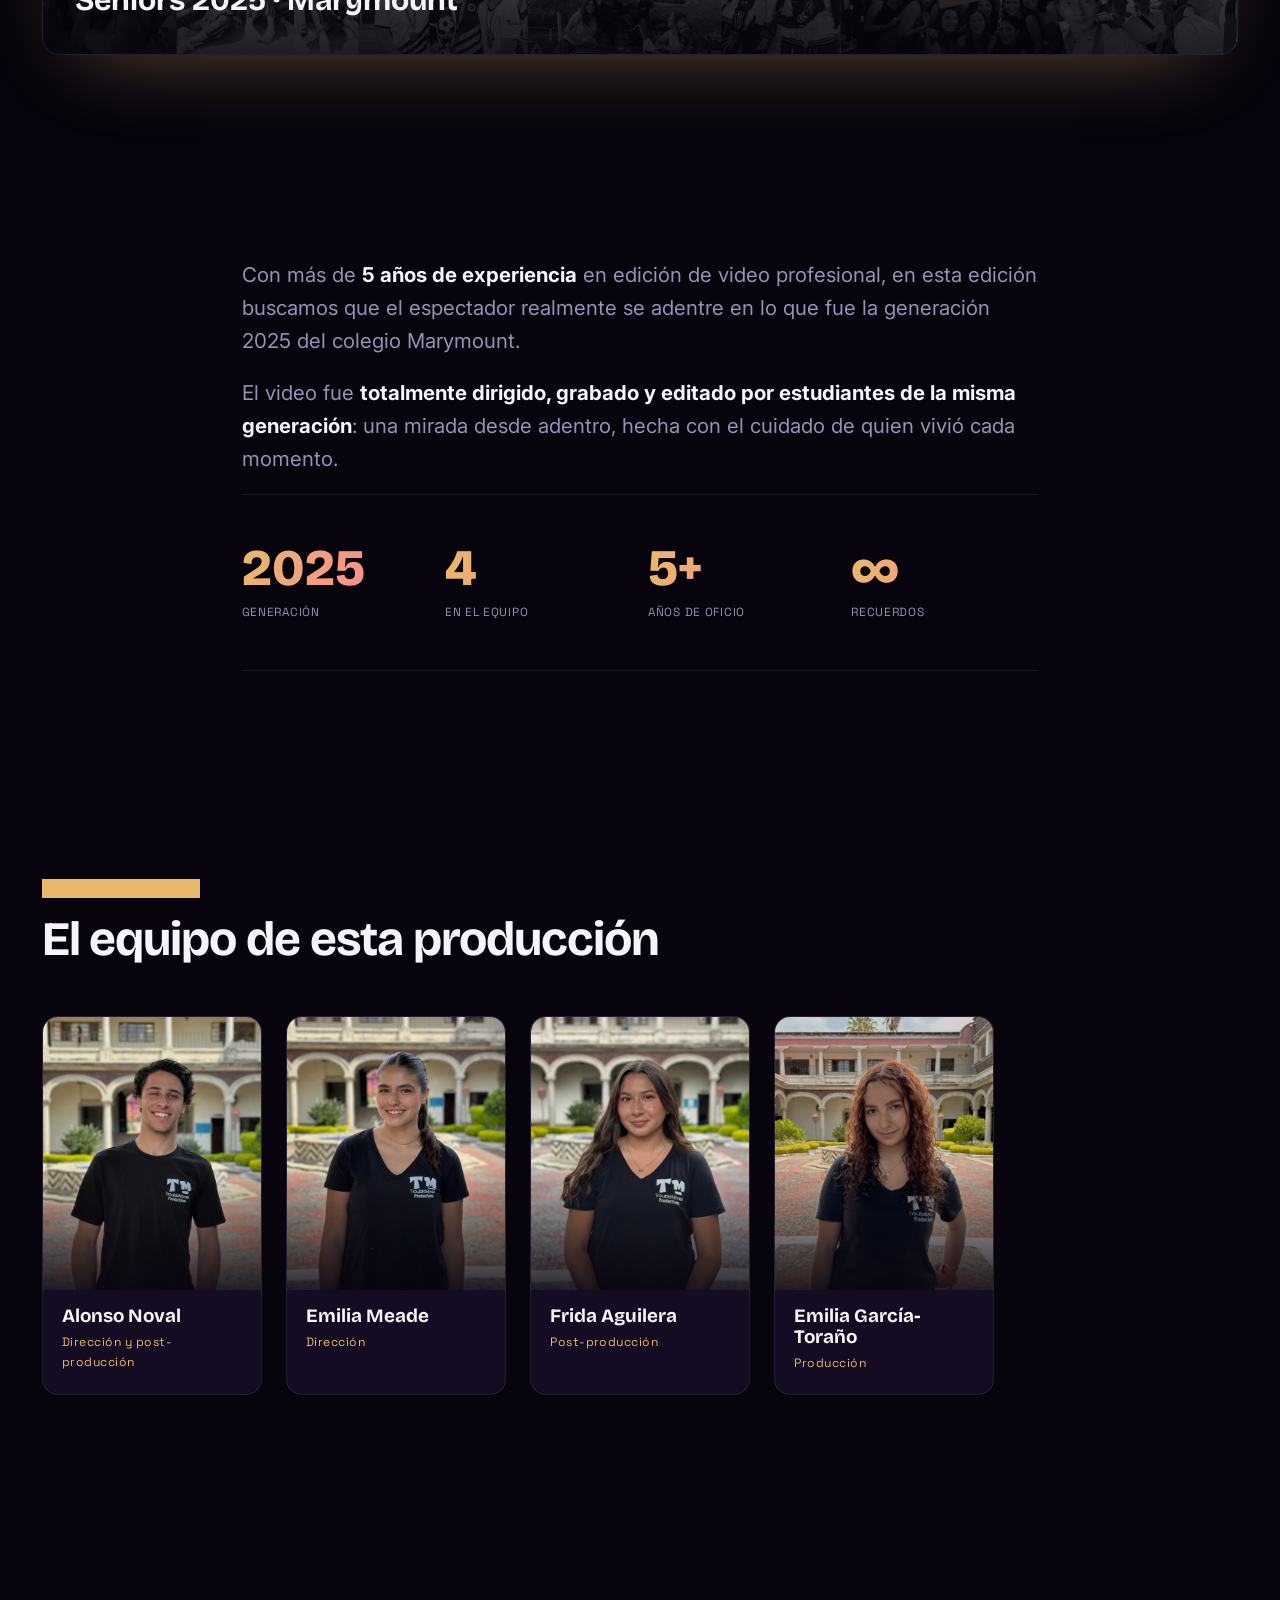
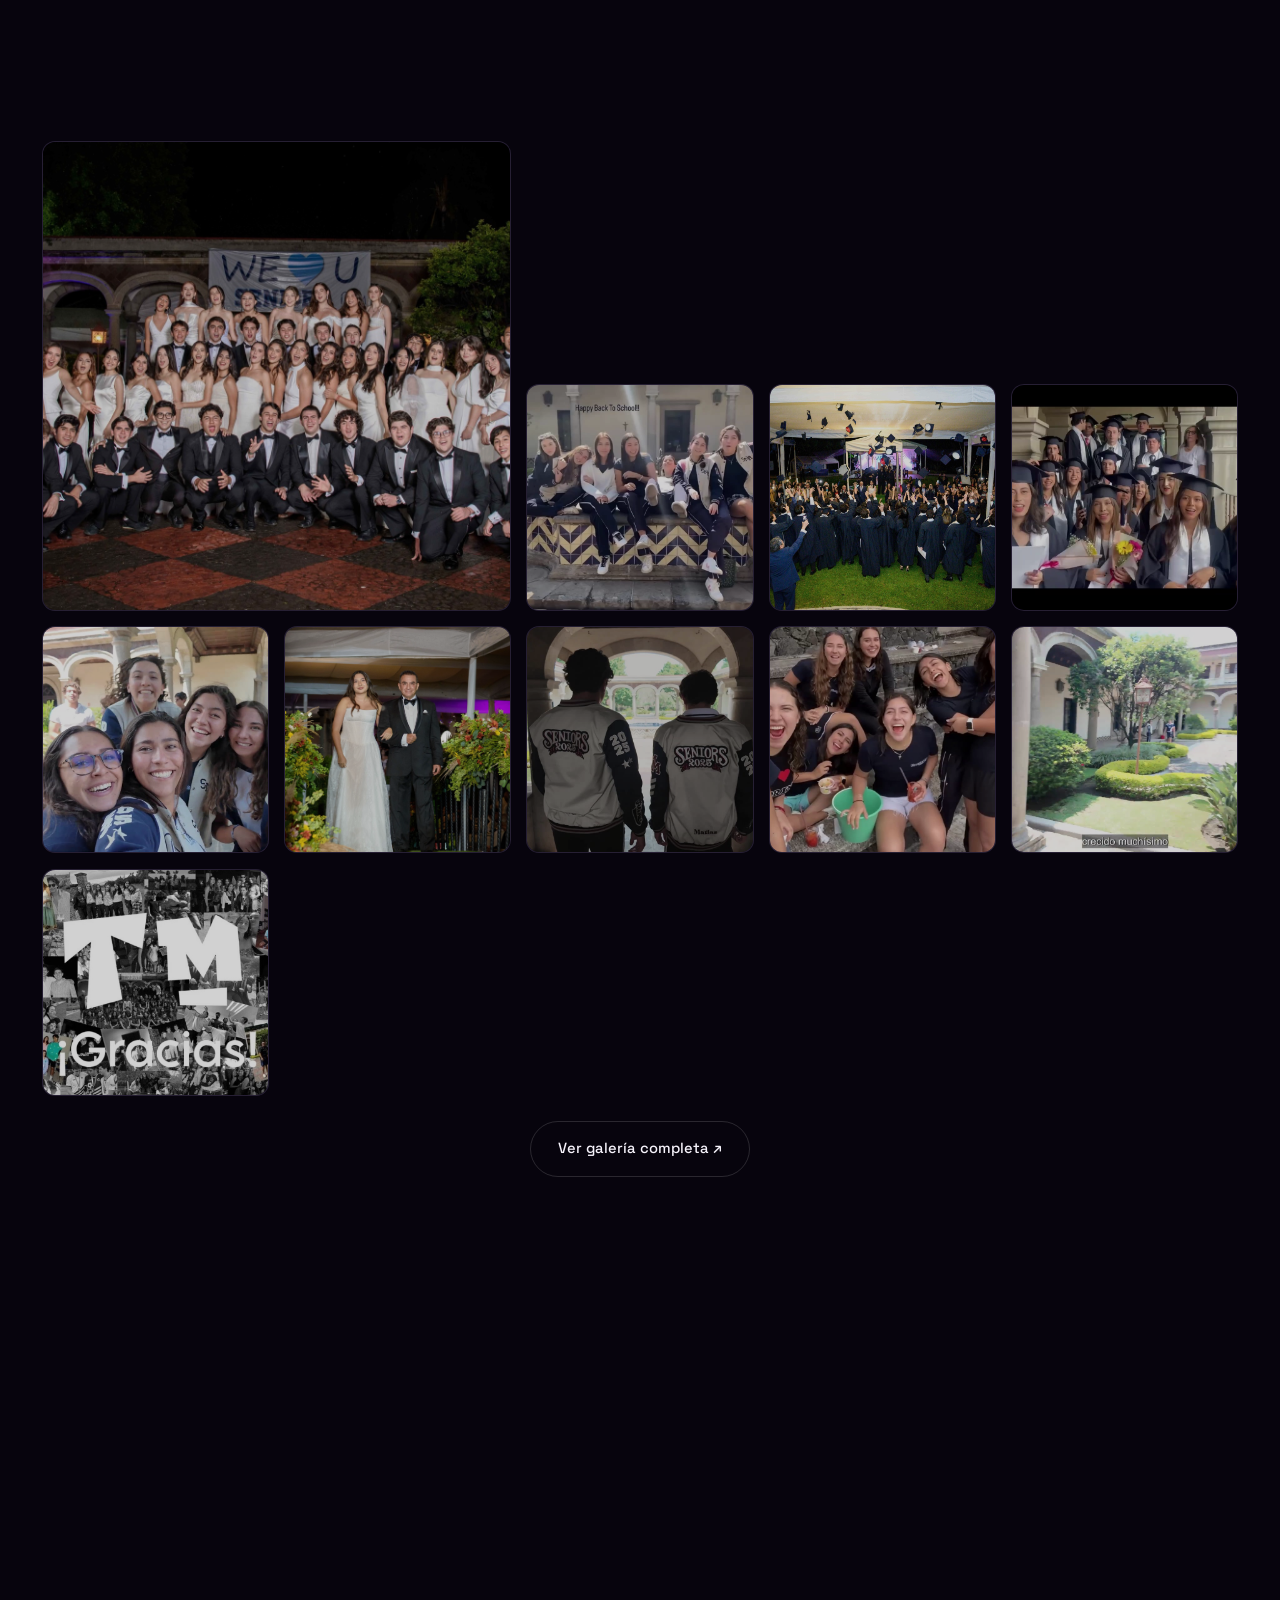
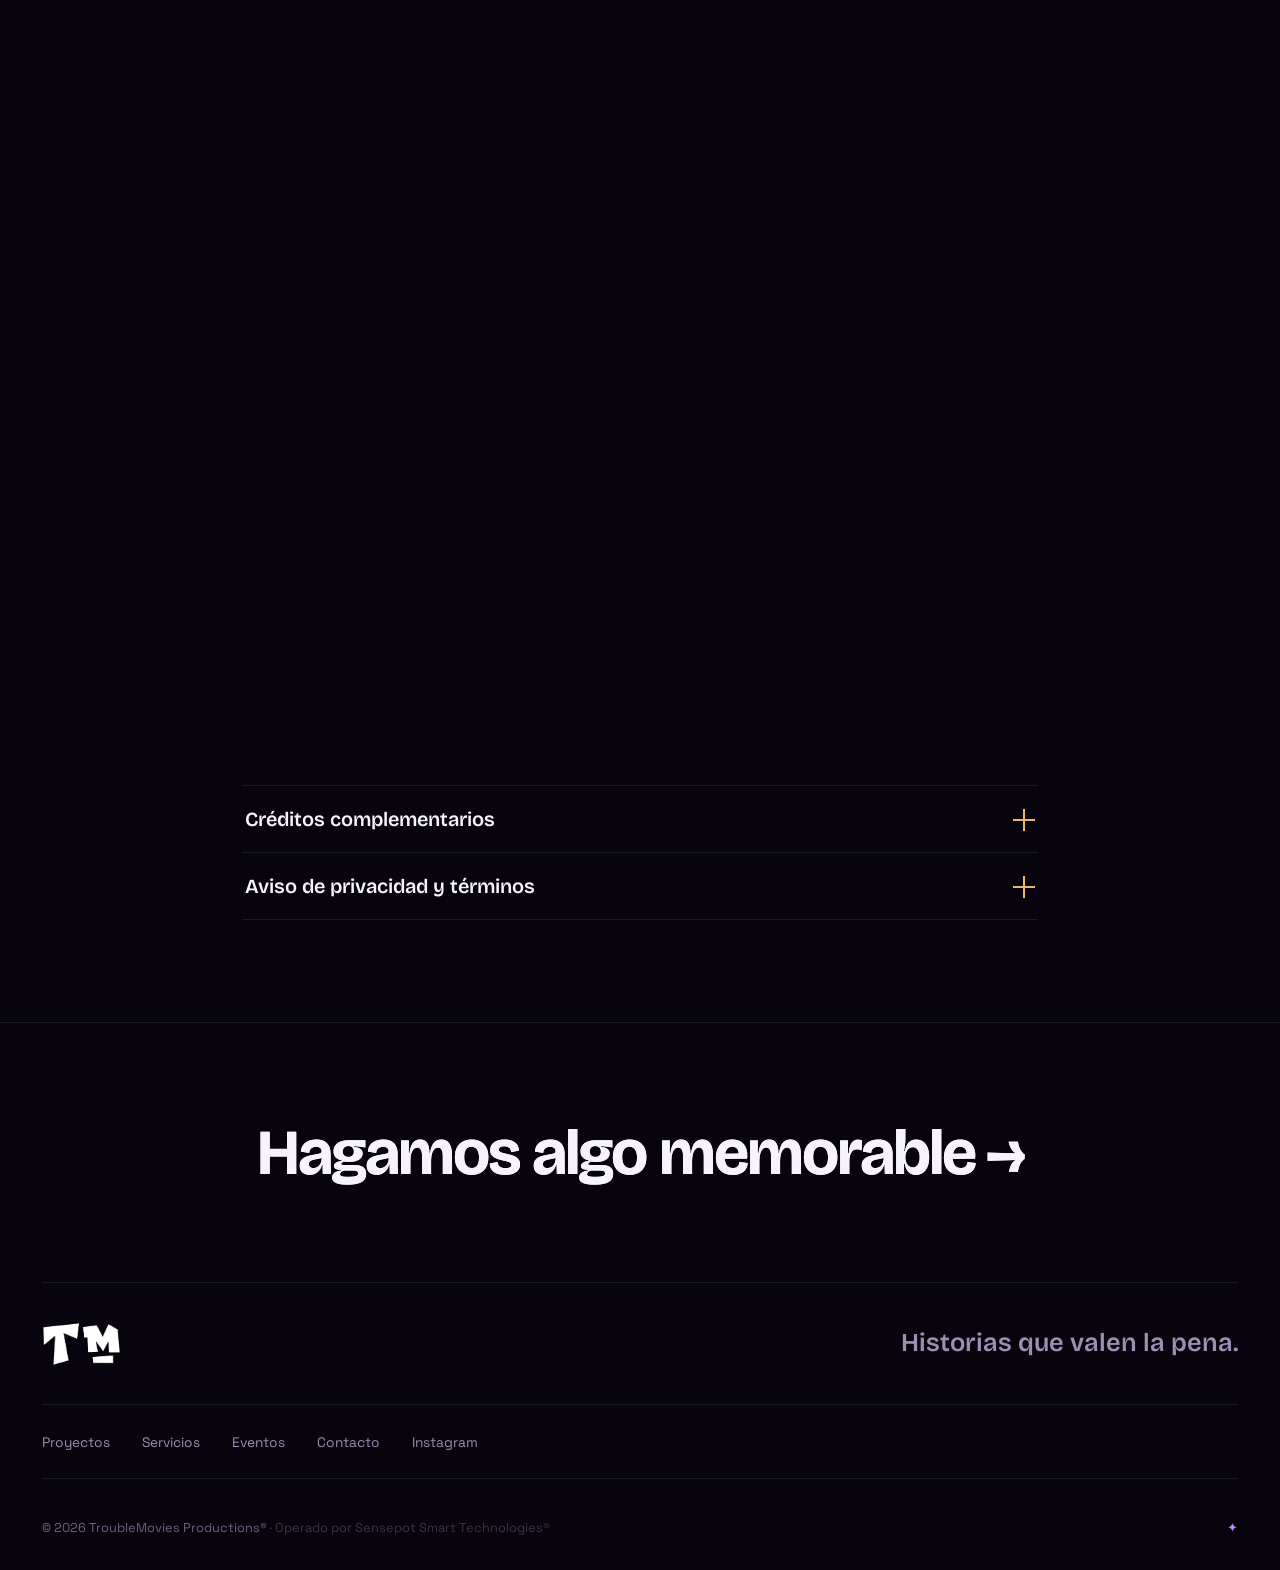
<file: seniors25.html>
<!DOCTYPE html>
<html lang="es">
<head>
<meta charset="UTF-8" />
<meta name="viewport" content="width=device-width, initial-scale=1.0, viewport-fit=cover" />
<title>Seniors 2025 · TroubleMovies Productions</title>
<meta name="description" content="El video oficial de la generación 2025 del colegio Marymount. Dirigido, grabado y editado por estudiantes de la misma generación. Un regalo para nuestra comunidad." />
<meta name="theme-color" content="#07040d" />
<meta property="og:title" content="Seniors 2025 · TroubleMovies" />
<meta property="og:description" content="El aftermovie oficial de la generación 2025 del colegio Marymount." />
<meta property="og:image" content="assets/yt-seniors.jpg" />

<link rel="icon" href="assets/favicon.png" type="image/png" />
<link rel="preconnect" href="https://fonts.googleapis.com" />
<link rel="preconnect" href="https://fonts.gstatic.com" crossorigin />
<link href="https://fonts.googleapis.com/css2?family=Bricolage+Grotesque:opsz,wght@12..96,400;12..96,600;12..96,700;12..96,800&family=Inter:wght@400;500;600&family=Space+Grotesk:wght@400;500;600&display=swap" rel="stylesheet" />
<link rel="stylesheet" href="styles.css" />
<link rel="stylesheet" href="pages.css" />
</head>
<body>

<div class="progress" id="progress" aria-hidden="true"></div>

<!-- LOADER -->
<div class="loader" id="loader" aria-hidden="true">
  <div class="loader__eyes"><span></span><span></span></div>
  <img class="loader__logo" src="assets/logo-tm.png" alt="TroubleMovies" />
  <div class="loader__bar"><i></i></div>
</div>

<!-- CURSOR -->
<div class="cursor" id="cursor" aria-hidden="true"><span class="cursor__label" id="cursorLabel"></span></div>
<div class="cursor-dot" id="cursorDot" aria-hidden="true"></div>

<!-- NAV -->
<header class="nav" id="nav">
  <a href="index.html" class="brand magnetic" aria-label="TroubleMovies inicio"><img class="brand__mark" src="assets/logo-tm.png" alt="TroubleMovies" /></a>
  <nav class="nav__links" id="navLinks" aria-label="Principal">
    <a href="index.html" data-i18n="nav_home">Inicio</a>
    <a href="proyectos.html" data-i18n="nav_projects">Proyectos</a>
    <a href="index.html#services" data-i18n="nav_services">Servicios</a>
    <a href="trouble-music.html" data-i18n="nav_tmmg">TMMG</a>
    <a href="eventos.html" data-i18n="nav_events">Eventos</a>
    <a href="index.html#contact" data-i18n="nav_contact">Contacto</a>
  </nav>
  <div class="nav__right">
    <button class="lang" id="langBtn" aria-label="Cambiar idioma"><span class="lang__on">ES</span><span class="lang__off">EN</span></button>
    <a class="nav__ig magnetic" href="https://instagram.com/troublemovies" target="_blank" rel="noopener" aria-label="Instagram"><svg viewBox="0 0 24 24" width="18" height="18" aria-hidden="true"><path fill="currentColor" d="M12 2.2c3.2 0 3.6 0 4.8.07 1.2.06 1.8.25 2.2.42.6.22 1 .48 1.4.9.43.42.7.83.92 1.4.17.42.36 1.06.42 2.25.05 1.28.06 1.66.06 4.86s-.01 3.58-.07 4.85c-.06 1.2-.25 1.83-.42 2.25a3.8 3.8 0 0 1-.9 1.4c-.42.43-.83.7-1.4.92-.42.17-1.06.36-2.25.42-1.28.05-1.66.06-4.86.06s-3.58-.01-4.85-.07c-1.2-.06-1.83-.25-2.25-.42a3.8 3.8 0 0 1-1.4-.9 3.8 3.8 0 0 1-.92-1.4c-.17-.42-.36-1.06-.42-2.25C2.21 15.6 2.2 15.2 2.2 12s.01-3.58.07-4.85c.06-1.2.25-1.83.42-2.25.22-.57.49-1 .9-1.42a3.8 3.8 0 0 1 1.42-.9c.42-.17 1.05-.36 2.25-.42C8.42 2.21 8.8 2.2 12 2.2Zm0 1.98c-3.15 0-3.5.01-4.74.07-1.14.05-1.76.24-2.18.4-.55.21-.94.47-1.35.88-.4.4-.66.8-.88 1.35-.16.42-.35 1.04-.4 2.18-.06 1.24-.07 1.6-.07 4.74s.01 3.5.07 4.74c.05 1.14.24 1.76.4 2.18.21.55.47.94.88 1.35.41.4.8.66 1.35.88.42.16 1.04.35 2.18.4 1.24.06 1.6.07 4.74.07s3.5-.01 4.74-.07c1.14-.05 1.76-.24 2.18-.4.55-.22.94-.48 1.35-.88.4-.41.66-.8.88-1.35.16-.42.35-1.04.4-2.18.06-1.24.07-1.6.07-4.74s-.01-3.5-.07-4.74c-.05-1.14-.24-1.76-.4-2.18a3.6 3.6 0 0 0-.88-1.35 3.6 3.6 0 0 0-1.35-.88c-.42-.16-1.04-.35-2.18-.4-1.24-.06-1.59-.07-4.74-.07Zm0 3.37a4.45 4.45 0 1 1 0 8.9 4.45 4.45 0 0 1 0-8.9Zm0 7.34a2.89 2.89 0 1 0 0-5.78 2.89 2.89 0 0 0 0 5.78Zm5.66-7.5a1.04 1.04 0 1 1-2.08 0 1.04 1.04 0 0 1 2.08 0Z"/></svg></a>
    <a href="index.html#contact" class="btn btn--sm magnetic" data-i18n="nav_cta">Cuéntanos tu proyecto</a>
    <button class="burger" id="burger" aria-label="Menú" aria-expanded="false"><span></span><span></span></button>
  </div>
</header>

<main class="page" id="top" style="--accent:#e8b96a; --accent-2:#ff7a9c;">

  <!-- HERO -->
  <section class="phero">
    <div class="phero__bg"><img src="assets/yt-seniors.jpg" alt="" /></div>
    <div class="phero__grain"></div>
    <div class="phero__inner">
      <div class="phero__kicker">
        <a href="proyectos.html" class="crumb magnetic"><i>←</i><span data-i18n="crumb">Proyectos</span></a>
        <span class="tagchip" data-i18n="s_tag">Aftermovie</span>
      </div>
      <h1 class="phero__title">SENIORS <em>2025</em></h1>
      <p class="phero__sub" data-i18n="s_sub">El video oficial de la generación 2025 del colegio Marymount. Dirigido, grabado y editado por estudiantes de la misma generación.</p>
      <div class="phero__meta">
        <span><b>2025</b> <span data-i18n="s_m1">Año</span></span><span class="dot">·</span>
        <span><b>Marymount</b> <span data-i18n="s_m2">Colegio</span></span><span class="dot">·</span>
        <span><b data-i18n="s_m3v">Aftermovie</b> <span data-i18n="s_m3">Formato</span></span>
      </div>
      <div class="phero__cta">
        <button class="btn magnetic" data-video="qBLo5gIr5jU" data-title="Seniors 2025 · Video oficial" data-cursor-label="Play"><span data-i18n="s_watch">▶ Ver el video</span></button>
        <a class="btn btn--ghost magnetic" href="#material" data-i18n="s_more">Material adicional</a>
      </div>
    </div>
  </section>

  <!-- FEATURE VIDEO -->
  <section class="sec wrap">
    <div class="sec__head reveal">
      <p class="eyebrow"><span data-i18n="s_v_eye">El video</span></p>
      <h2 class="sec__title" data-i18n="s_v_title">Haz clic para reproducir</h2>
    </div>
    <div class="vhero reveal" data-video="qBLo5gIr5jU" data-title="Seniors 2025 · Video oficial" data-cursor="play" data-cursor-label="Play" aria-label="Reproducir Seniors 2025">
      <img src="assets/yt-seniors.jpg" alt="Seniors 2025" />
      <div class="vhero__shade"></div>
      <div class="vhero__play"><span></span></div>
      <div class="vhero__cap"><span data-i18n="s_v_kick">Video oficial</span><b>Seniors 2025 · Marymount</b></div>
    </div>
  </section>

  <!-- INTRO + FACTS -->
  <section class="sec wrap wrap--narrow">
    <div class="prose prose--lg reveal">
      <p data-i18n="s_intro1">Con más de <b>5 años de experiencia</b> en edición de video profesional, en esta edición buscamos que el espectador realmente se adentre en lo que fue la generación 2025 del colegio Marymount.</p>
      <p data-i18n="s_intro2">El video fue <b>totalmente dirigido, grabado y editado por estudiantes de la misma generación</b>: una mirada desde adentro, hecha con el cuidado de quien vivió cada momento.</p>
    </div>
    <div class="facts reveal">
      <div class="fact"><div class="fact__n">2025</div><div class="fact__l" data-i18n="s_f1">Generación</div></div>
      <div class="fact"><div class="fact__n">4</div><div class="fact__l" data-i18n="s_f2">En el equipo</div></div>
      <div class="fact"><div class="fact__n">5+</div><div class="fact__l" data-i18n="s_f3">Años de oficio</div></div>
      <div class="fact"><div class="fact__n">∞</div><div class="fact__l" data-i18n="s_f4">Recuerdos</div></div>
    </div>
  </section>

  <!-- TEAM -->
  <section class="sec wrap">
    <div class="sec__head reveal">
      <p class="eyebrow"><span data-i18n="s_team_eye">Detrás de cámara</span></p>
      <h2 class="sec__title" data-i18n="s_team_title">El equipo de esta producción</h2>
    </div>
    <div class="members">
      <div class="member reveal"><div class="member__photo"><img src="assets/team-alonso.jpg" alt="Alonso Noval" loading="lazy" /></div><div class="member__body"><div class="member__name">Alonso Noval</div><div class="member__role" data-i18n="s_role1">Dirección y post-producción</div></div></div>
      <div class="member reveal"><div class="member__photo"><img src="assets/team-meade.jpg" alt="Emilia Meade" loading="lazy" /></div><div class="member__body"><div class="member__name">Emilia Meade</div><div class="member__role" data-i18n="s_role2">Dirección</div></div></div>
      <div class="member reveal"><div class="member__photo"><img src="assets/team-frida.jpg" alt="Frida Aguilera" loading="lazy" /></div><div class="member__body"><div class="member__name">Frida Aguilera</div><div class="member__role" data-i18n="s_role3">Post-producción</div></div></div>
      <div class="member reveal"><div class="member__photo"><img src="assets/team-garcia.jpg" alt="Emilia García-Toraño" loading="lazy" /></div><div class="member__body"><div class="member__name">Emilia García-Toraño</div><div class="member__role" data-i18n="s_role4">Producción</div></div></div>
    </div>
  </section>

  <!-- GALLERY -->
  <section class="sec wrap" id="galeria">
    <div class="sec__head reveal">
      <p class="eyebrow"><span data-i18n="s_gal_eye">Galería</span></p>
      <h2 class="sec__title" data-i18n="s_gal_title">Momentos de la generación</h2>
    </div>
    <div class="gallery">
      <div class="gphoto gphoto--big reveal" data-img="assets/sr-g9.jpg" data-title="Generación 2025 · Marymount"><img src="assets/sr-g9.jpg" alt="La generación 2025 completa" loading="lazy" /></div>
      <div class="gphoto reveal" data-img="assets/sr-g1.jpg" data-title="Ceremonia de graduación · Marymount"><img src="assets/sr-g1.jpg" alt="Ceremonia de graduación" loading="lazy" /></div>
      <div class="gphoto reveal" data-img="assets/sr-g16.jpg" data-title="La generación en la cancha · Marymount"><img src="assets/sr-g16.jpg" alt="Vista aérea de la generación en la cancha" loading="lazy" /></div>
      <div class="gphoto reveal" data-img="assets/sr-g4.jpg" data-title="Seniors 2025 · Prom"><img src="assets/sr-g4.jpg" alt="Pareja de la generación en el prom" loading="lazy" /></div>
      <div class="gphoto reveal" data-img="assets/sr-g12.jpg" data-title="Generación 2025 · Marymount"><img src="assets/sr-g12.jpg" alt="Grupo de la generación en las escaleras" loading="lazy" /></div>
      <div class="gphoto reveal" data-img="assets/sr-g2.jpg" data-title="Lanzamiento de birretes · Marymount"><img src="assets/sr-g2.jpg" alt="Lanzamiento de birretes" loading="lazy" /></div>
      <div class="gphoto reveal" data-img="assets/sr-g10.jpg" data-title="Graduación · Marymount"><img src="assets/sr-g10.jpg" alt="Graduados con su diploma" loading="lazy" /></div>
      <div class="gphoto reveal" data-img="assets/sr-g13.jpg" data-title="Amistades de la generación · Marymount"><img src="assets/sr-g13.jpg" alt="Compañeras de la generación" loading="lazy" /></div>
      <div class="gphoto reveal" data-img="assets/sr-g5.jpg" data-title="La entrada · Prom 2025"><img src="assets/sr-g5.jpg" alt="Entrada al prom" loading="lazy" /></div>
      <div class="gphoto reveal" data-img="assets/sr-g11.jpg" data-title="Los pasillos del colegio · Marymount"><img src="assets/sr-g11.jpg" alt="Estudiantes en los arcos del colegio" loading="lazy" /></div>
      <div class="gphoto reveal" data-img="assets/sr-g15.jpg" data-title="Momentos de la generación · Marymount"><img src="assets/sr-g15.jpg" alt="Compañeras riendo" loading="lazy" /></div>
      <div class="gphoto reveal" data-img="assets/sr-g14.jpg" data-title="El campus · Marymount"><img src="assets/sr-g14.jpg" alt="El campus del colegio Marymount" loading="lazy" /></div>
      <div class="gphoto reveal" data-img="assets/sr-g3.jpg" data-title="Gracias · Seniors 2025"><img src="assets/sr-g3.jpg" alt="Gracias, generación 2025" loading="lazy" /></div>
    </div>
    <div style="margin-top:1.6rem; text-align:center">
      <a class="btn btn--ghost magnetic" href="https://drive.google.com/drive/folders/1FFiFnUyMlAc-OdhqZiUMovm50r6OGg8H?usp=sharing" target="_blank" rel="noopener" data-i18n="s_gal_all">Ver galería completa ↗</a>
    </div>
  </section>

  <!-- GIFT CALLOUT -->
  <section class="sec wrap wrap--narrow">
    <div class="callout reveal">
      <h2 class="callout__title" data-i18n="s_gift_title">Un regalo para nuestra comunidad</h2>
      <p data-i18n="s_gift1">Este proyecto no generó ninguna ganancia económica. Fue creado con y por amor, entrega y muchísima ilusión de crear un recuerdo eterno a nuestra comunidad.</p>
      <p data-i18n="s_gift2">Es nuestro regalo para quienes caminaron a nuestro lado: nuestra generación, nuestro colegio y nuestra comunidad.</p>
    </div>
  </section>

  <!-- MATERIAL ADICIONAL -->
  <section class="sec wrap" id="material">
    <div class="sec__head reveal">
      <p class="eyebrow"><span data-i18n="s_add_eye">Material adicional</span></p>
      <h2 class="sec__title" data-i18n="s_add_title">Más para ver y guardar</h2>
    </div>
    <div class="linkrow">
      <div class="linkcard reveal" data-video="acmFdKige3k" data-title="Seniors 2025 · Versión subtitulada" data-cursor="play" data-cursor-label="Play">
        <span class="linkcard__ic">▶</span>
        <div><div class="linkcard__t" data-i18n="s_sub_t">Versión subtitulada</div><div class="linkcard__d" data-i18n="s_sub_d">La versión usada en el prom y el after, con subtítulos.</div></div>
        <span class="linkcard__go">↗</span>
      </div>
      <a class="linkcard reveal magnetic" href="https://drive.google.com/drive/folders/1FFiFnUyMlAc-OdhqZiUMovm50r6OGg8H?usp=sharing" target="_blank" rel="noopener">
        <span class="linkcard__ic">🖼️</span>
        <div><div class="linkcard__t" data-i18n="s_drive_t">Fotos y videos del ciclo</div><div class="linkcard__d" data-i18n="s_drive_d">Galería privada del ciclo escolar. Se pide discreción al compartir.</div></div>
        <span class="linkcard__go">↗</span>
      </a>
    </div>
  </section>

  <!-- CREDITS + LEGAL -->
  <section class="sec wrap wrap--narrow">
    <div class="acc reveal">
      <div class="acc__item">
        <button class="acc__head"><span data-i18n="s_cred_t">Créditos complementarios</span><span class="acc__sign"></span></button>
        <div class="acc__panel"><div class="acc__panel-in">
          <p data-i18n="s_cred_intro">Agradecemos a todas las personas que, de manera puntual, brindaron su apoyo en distintas etapas de este proyecto. Su colaboración fue valiosa y contribuyó significativamente a su realización:</p>
          <div class="creditlist">
            <div class="creditrow"><b>Regina Solórzano</b><span data-i18n="s_cr1">Apoyo en equipo de grabación de audio y video.</span></div>
            <div class="creditrow"><b>Foto Vihena</b><span data-i18n="s_cr2">Derecho de uso de algunos clips aéreos de soporte.</span></div>
            <div class="creditrow"><b>María José Villaseñor</b><span data-i18n="s_cr3">Diseño del letrero "Seniors 2025".</span></div>
            <div class="creditrow"><b>Fernanda Cué</b><span data-i18n="s_cr4">Apoyo en post-producción.</span></div>
            <div class="creditrow"><b>Nicolás Alcántara</b><span data-i18n="s_cr5">Equipo para grabación de tomas aéreas.</span></div>
            <div class="creditrow"><b>Alejandra Estrada</b><span data-i18n="s_cr6">Supervisión de imagen institucional.</span></div>
            <div class="creditrow"><b>Braian Pierini</b><span data-i18n="s_cr7">Animación de elementos gráficos finales.</span></div>
            <div class="creditrow"><b>Paulina Lameda</b><span data-i18n="s_cr8">Organización de tomas grupales.</span></div>
            <div class="creditrow"><b>Tania Arozarena</b><span data-i18n="s_cr9">Organización de tomas grupales.</span></div>
          </div>
        </div></div>
      </div>
      <div class="acc__item">
        <button class="acc__head"><span data-i18n="s_legal_t">Aviso de privacidad y términos</span><span class="acc__sign"></span></button>
        <div class="acc__panel"><div class="acc__panel-in">
          <p data-i18n="s_lg1">Todas las personas participantes en este video lo hicieron de manera voluntaria y dieron su consentimiento informado al ser grabadas, aceptando los términos y condiciones de TroubleMovies Productions®.</p>
          <p data-i18n="s_lg2">Todo el material audiovisual, sonoro y gráfico presente es propiedad intelectual de TroubleMovies Productions® o se utilizó con las licencias correspondientes. Se prohíbe su reproducción, distribución o uso no autorizado.</p>
          <p data-i18n="s_lg3">Esta obra fue realizada con fines artísticos, educativos y conmemorativos, sin ánimo de lucro. Cualquier semejanza con situaciones ajenas a esta producción es pura coincidencia.</p>
          <p data-i18n="s_lg4">TroubleMovies Productions® agradece el compromiso, entusiasmo y respeto de todas las personas que hicieron posible este proyecto.</p>
        </div></div>
      </div>
    </div>
  </section>

</main>

<!-- FOOTER -->
<footer class="footer">
  <div class="footer__cta"><a href="index.html#contact" class="footer__big" data-i18n="footer_big">Hagamos algo memorable →</a></div>
  <div class="footer__top">
    <a href="index.html" class="brand brand--lg magnetic"><img class="brand__mark" src="assets/logo-tm.png" alt="TroubleMovies" /></a>
    <p class="footer__tag" data-i18n="footer_tag">Historias que valen la pena.</p>
  </div>
  <div class="footer__links">
    <a href="proyectos.html" data-i18n="nav_projects">Proyectos</a>
    <a href="index.html#services" data-i18n="nav_services">Servicios</a>
    <a href="eventos.html" data-i18n="nav_events">Eventos</a>
    <a href="index.html#contact" data-i18n="nav_contact">Contacto</a>
    <a href="https://instagram.com/troublemovies" target="_blank" rel="noopener">Instagram</a>
  </div>
  <div class="footer__bottom">
    <span>© <span id="year"></span> TroubleMovies Productions® <span style="opacity:.5">· Operado por Sensepot Smart Technologies®</span></span>
    <span class="footer__deer">✦</span>
  </div>
</footer>

<!-- LIGHTBOX -->
<div class="lightbox" id="lightbox" aria-hidden="true">
  <button class="lightbox__close" id="lightboxClose" aria-label="Cerrar">✕</button>
  <button class="lightbox__arrow lightbox__arrow--prev" id="lbPrev" aria-label="Anterior">‹</button>
  <button class="lightbox__arrow lightbox__arrow--next" id="lbNext" aria-label="Siguiente">›</button>
  <div class="lightbox__frame"><div id="lightboxPlayer"></div></div>
  <p class="lightbox__title" id="lightboxTitle"></p>
</div>

<script>
window.PAGE_I18N = {
  es: {
    crumb:"Proyectos", s_tag:"Aftermovie",
    s_sub:"El video oficial de la generación 2025 del colegio Marymount. Dirigido, grabado y editado por estudiantes de la misma generación.",
    s_m1:"Año", s_m2:"Colegio", s_m3:"Formato", s_m3v:"Aftermovie",
    s_watch:"▶ Ver el video", s_more:"Material adicional",
    s_v_eye:"El video", s_v_title:"Haz clic para reproducir", s_v_kick:"Video oficial",
    s_intro1:"Con más de <b>5 años de experiencia</b> en edición de video profesional, en esta edición buscamos que el espectador realmente se adentre en lo que fue la generación 2025 del colegio Marymount.",
    s_intro2:"El video fue <b>totalmente dirigido, grabado y editado por estudiantes de la misma generación</b>: una mirada desde adentro, hecha con el cuidado de quien vivió cada momento.",
    s_f1:"Generación", s_f2:"En el equipo", s_f3:"Años de oficio", s_f4:"Recuerdos",
    s_team_eye:"Detrás de cámara", s_team_title:"El equipo de esta producción",
    s_role1:"Dirección y post-producción", s_role2:"Dirección", s_role3:"Post-producción", s_role4:"Producción",
    s_gal_eye:"Galería", s_gal_title:"Momentos de la generación", s_gal_all:"Ver galería completa ↗",
    s_gift_title:"Un regalo para nuestra comunidad",
    s_gift1:"Este proyecto no generó ninguna ganancia económica. Fue creado con y por amor, entrega y muchísima ilusión de crear un recuerdo eterno a nuestra comunidad.",
    s_gift2:"Es nuestro regalo para quienes caminaron a nuestro lado: nuestra generación, nuestro colegio y nuestra comunidad.",
    s_add_eye:"Material adicional", s_add_title:"Más para ver y guardar",
    s_sub_t:"Versión subtitulada", s_sub_d:"La versión usada en el prom y el after, con subtítulos.",
    s_drive_t:"Fotos y videos del ciclo", s_drive_d:"Galería privada del ciclo escolar. Se pide discreción al compartir.",
    s_cred_t:"Créditos complementarios",
    s_cred_intro:"Agradecemos a todas las personas que, de manera puntual, brindaron su apoyo en distintas etapas de este proyecto. Su colaboración fue valiosa y contribuyó significativamente a su realización:",
    s_cr1:"Apoyo en equipo de grabación de audio y video.", s_cr2:"Derecho de uso de algunos clips aéreos de soporte.",
    s_cr3:"Diseño del letrero \"Seniors 2025\".", s_cr4:"Apoyo en post-producción.", s_cr5:"Equipo para grabación de tomas aéreas.",
    s_cr6:"Supervisión de imagen institucional.", s_cr7:"Animación de elementos gráficos finales.",
    s_cr8:"Organización de tomas grupales.", s_cr9:"Organización de tomas grupales.",
    s_legal_t:"Aviso de privacidad y términos",
    s_lg1:"Todas las personas participantes en este video lo hicieron de manera voluntaria y dieron su consentimiento informado al ser grabadas, aceptando los términos y condiciones de TroubleMovies Productions®.",
    s_lg2:"Todo el material audiovisual, sonoro y gráfico presente es propiedad intelectual de TroubleMovies Productions® o se utilizó con las licencias correspondientes. Se prohíbe su reproducción, distribución o uso no autorizado.",
    s_lg3:"Esta obra fue realizada con fines artísticos, educativos y conmemorativos, sin ánimo de lucro. Cualquier semejanza con situaciones ajenas a esta producción es pura coincidencia.",
    s_lg4:"TroubleMovies Productions® agradece el compromiso, entusiasmo y respeto de todas las personas que hicieron posible este proyecto.",
  },
  en: {
    crumb:"Projects", s_tag:"Aftermovie",
    s_sub:"The official film of the Marymount Class of 2025. Directed, shot and edited by students of that very generation.",
    s_m1:"Year", s_m2:"School", s_m3:"Format", s_m3v:"Aftermovie",
    s_watch:"▶ Watch the film", s_more:"Extra material",
    s_v_eye:"The film", s_v_title:"Click to play", s_v_kick:"Official film",
    s_intro1:"With over <b>5 years of experience</b> in professional video editing, in this cut we set out to truly immerse the viewer in what the Marymount Class of 2025 was about.",
    s_intro2:"The film was <b>entirely directed, shot and edited by students of that same generation</b>: an inside look, made with the care of those who lived every moment.",
    s_f1:"Class of", s_f2:"On the team", s_f3:"Years of craft", s_f4:"Memories",
    s_team_eye:"Behind the camera", s_team_title:"The team behind this production",
    s_role1:"Direction & post-production", s_role2:"Direction", s_role3:"Post-production", s_role4:"Production",
    s_gal_eye:"Gallery", s_gal_title:"Moments from the class", s_gal_all:"See full gallery ↗",
    s_gift_title:"A gift to our community",
    s_gift1:"This project generated no financial profit. It was made with and out of love, dedication and a deep wish to create an everlasting memory for our community.",
    s_gift2:"It's our gift to those who walked beside us: our generation, our school and our community.",
    s_add_eye:"Extra material", s_add_title:"More to watch and keep",
    s_sub_t:"Subtitled version", s_sub_d:"The version used at prom and the after, with subtitles.",
    s_drive_t:"Photos & videos of the year", s_drive_d:"Private gallery from the school year. Please be discreet when sharing.",
    s_cred_t:"Additional credits",
    s_cred_intro:"We thank everyone who, at specific moments, supported this project across its different stages. Their contribution was valuable and meaningfully shaped its outcome:",
    s_cr1:"Support with audio and video recording gear.", s_cr2:"Usage rights for some supporting aerial clips.",
    s_cr3:"Design of the \"Seniors 2025\" sign.", s_cr4:"Post-production support.", s_cr5:"Gear for aerial shots.",
    s_cr6:"Institutional image supervision.", s_cr7:"Animation of final graphic elements.",
    s_cr8:"Group-shot coordination.", s_cr9:"Group-shot coordination.",
    s_legal_t:"Privacy notice & terms",
    s_lg1:"Everyone featured in this video took part voluntarily and gave informed consent to be filmed, accepting the terms and conditions of TroubleMovies Productions®.",
    s_lg2:"All audiovisual, sound and graphic material here is the intellectual property of TroubleMovies Productions® or was used under the corresponding licenses. Unauthorized reproduction, distribution or use is prohibited.",
    s_lg3:"This work was made for artistic, educational and commemorative purposes, with no profit motive. Any resemblance to situations outside this production is pure coincidence.",
    s_lg4:"TroubleMovies Productions® thanks the commitment, enthusiasm and respect of everyone who made this project possible.",
  }
};
</script>
<script src="script.js"></script>
</body>
</html>
</file>
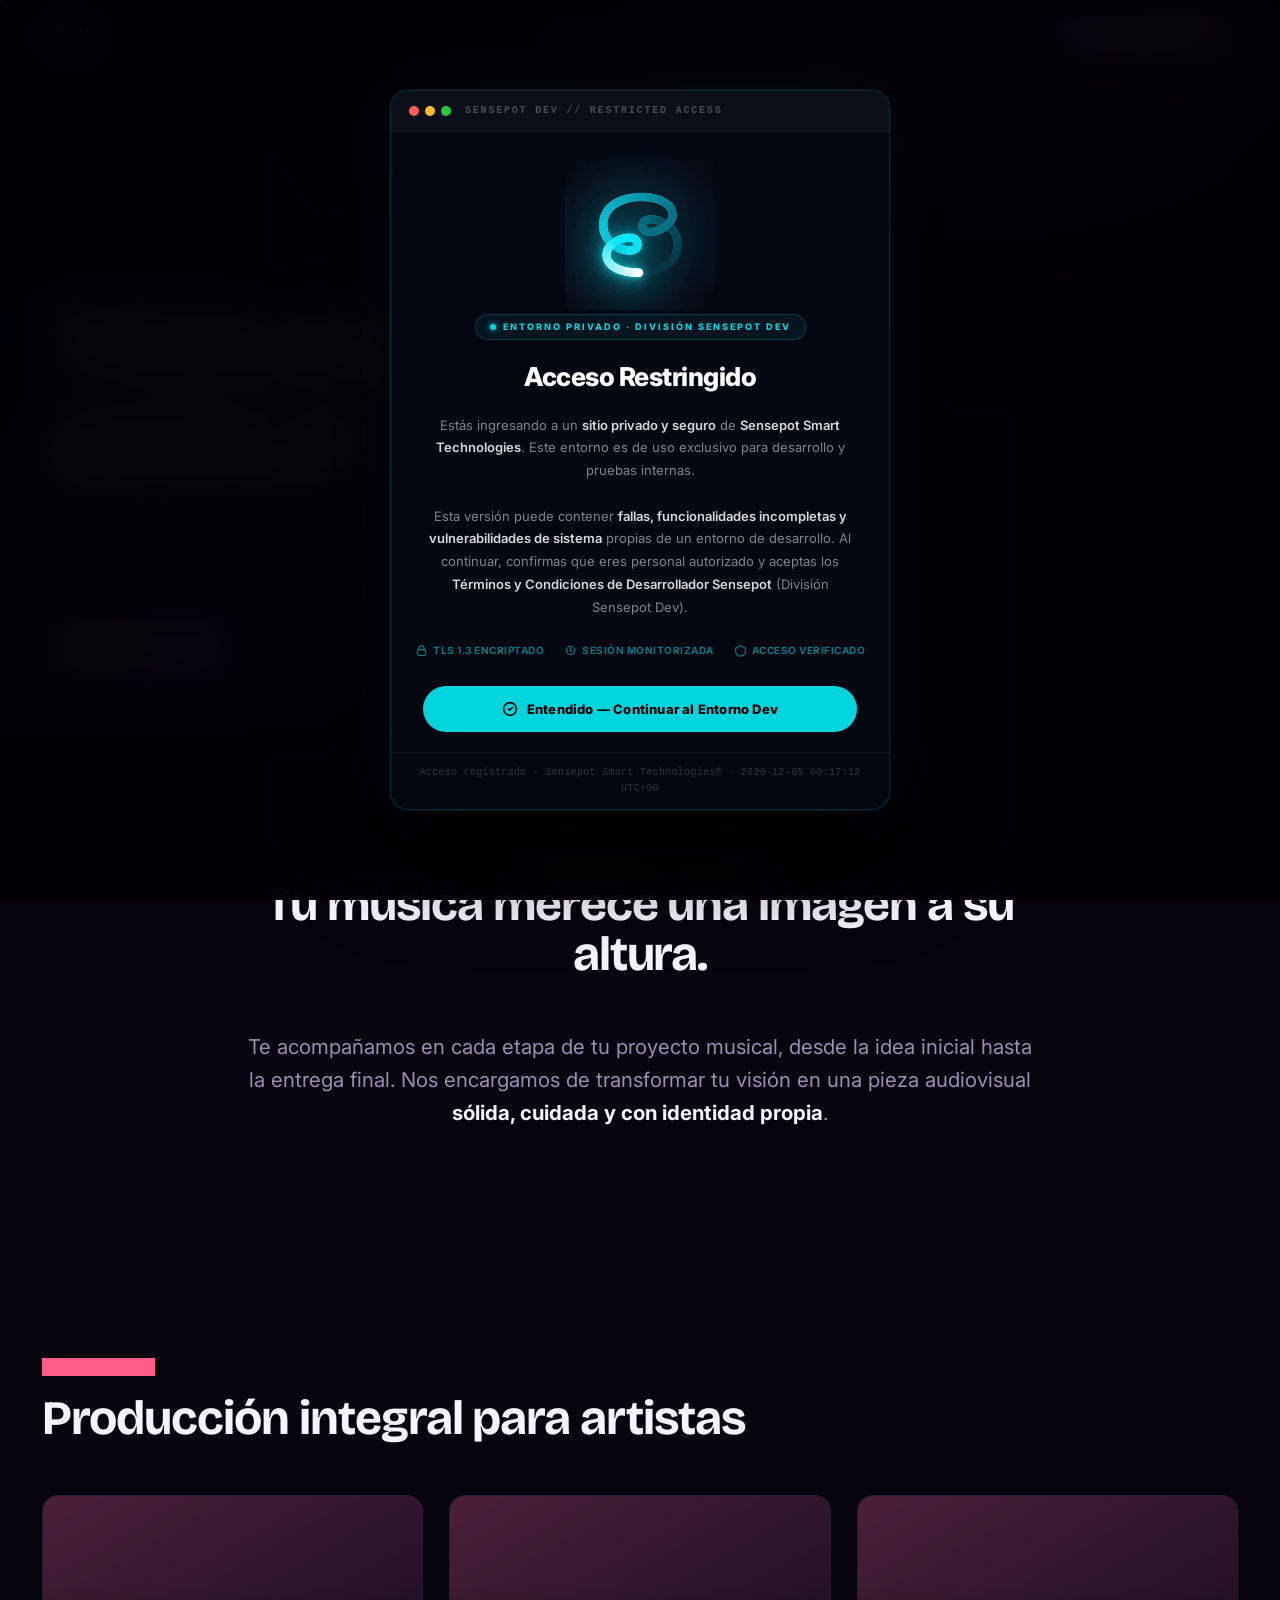
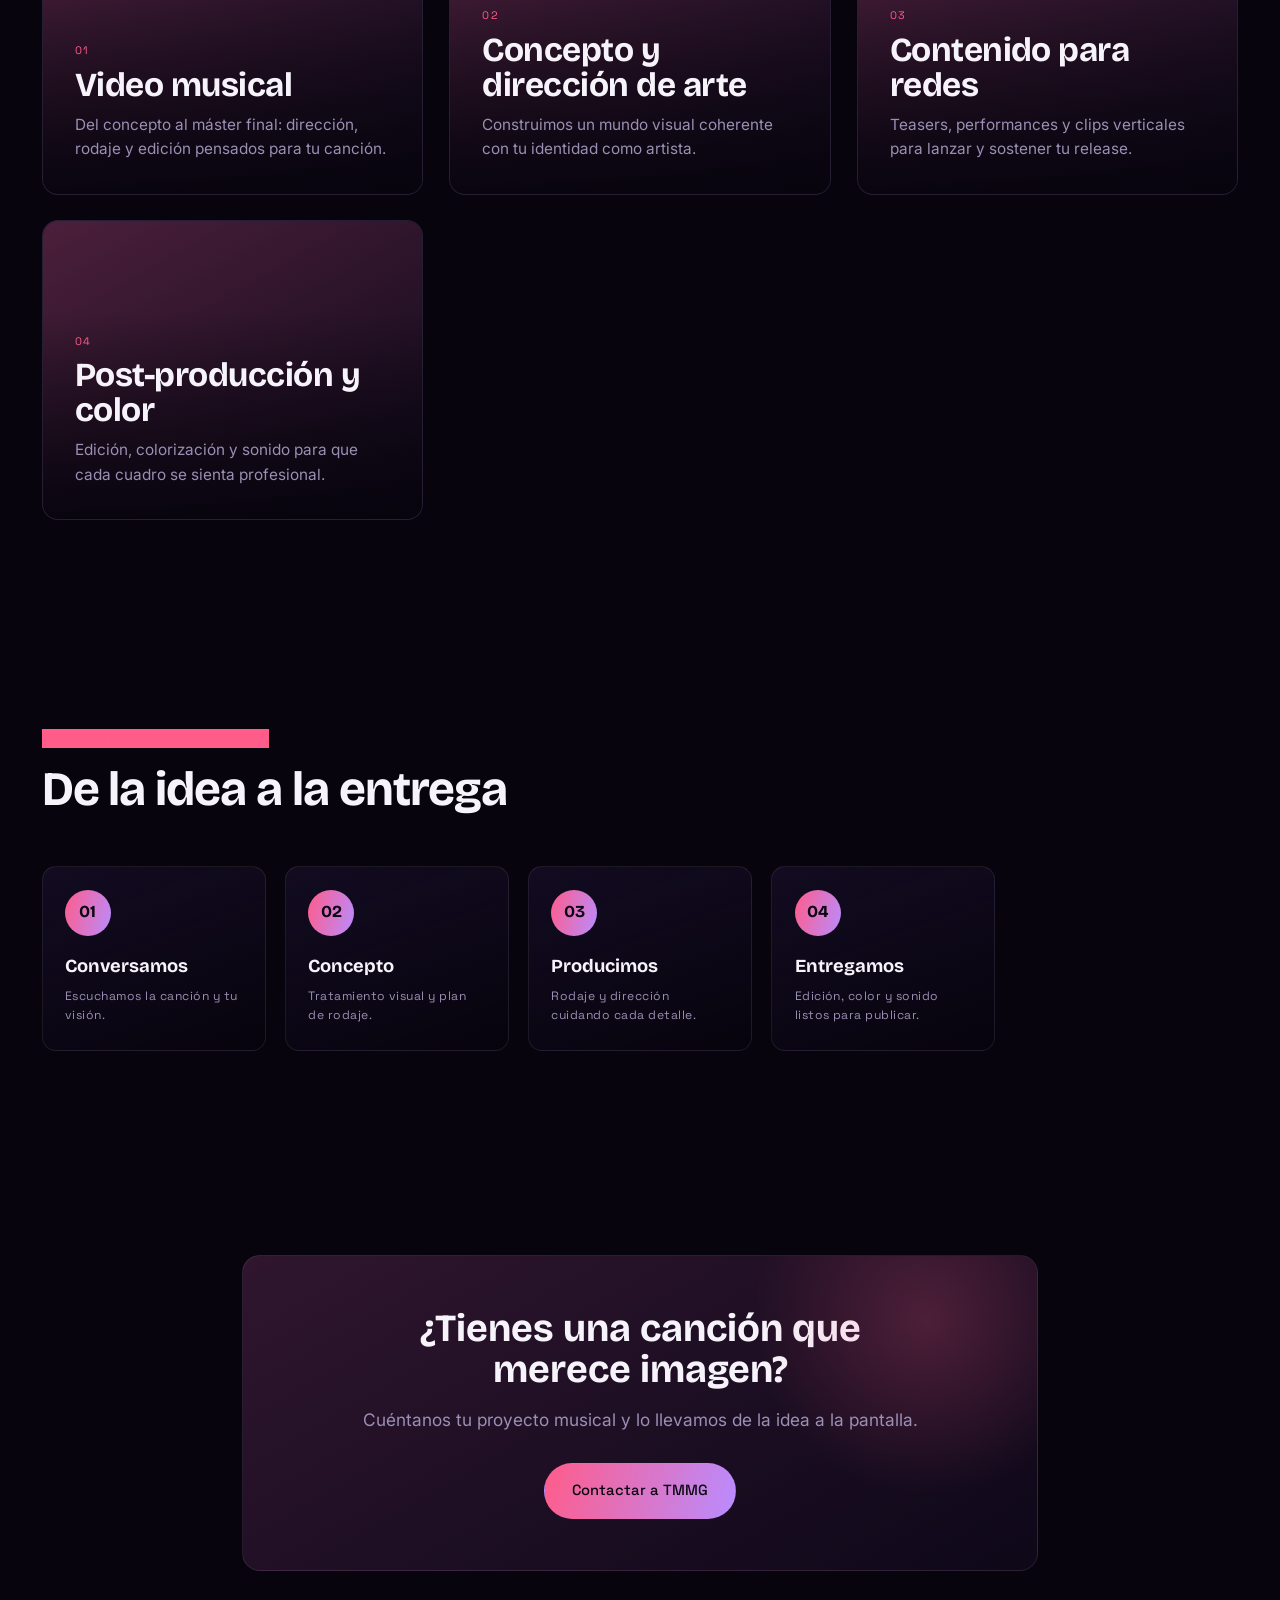
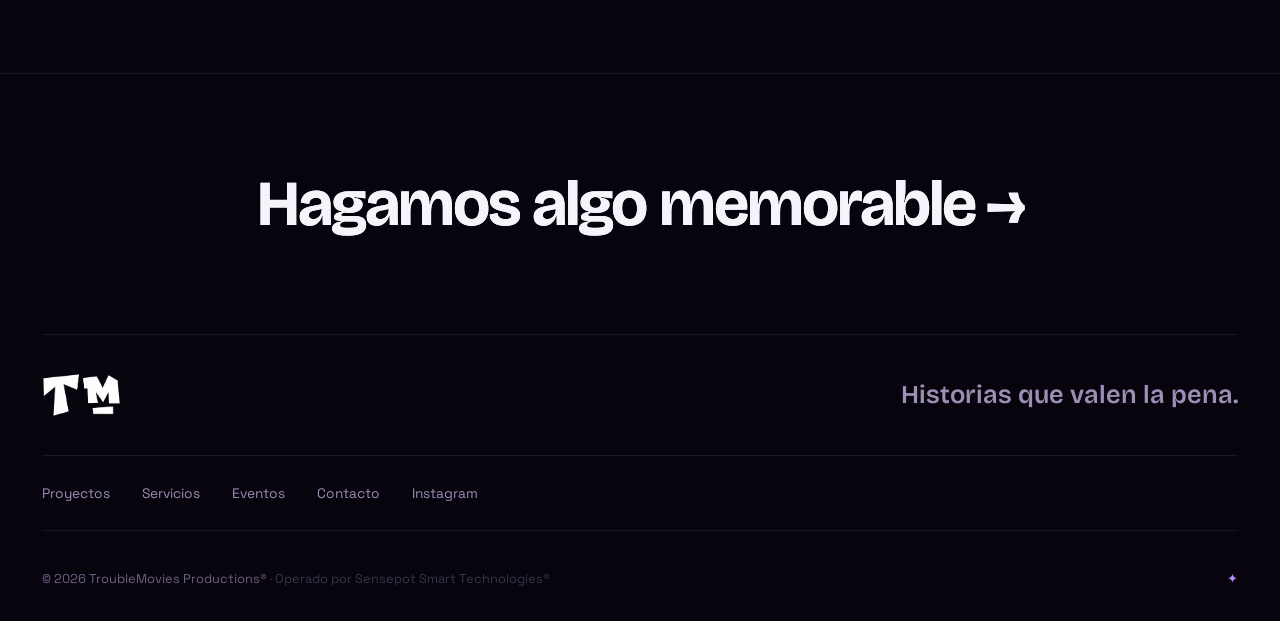
<file: trouble-music.html>
<!DOCTYPE html>
<html lang="es">
<head>
<meta charset="UTF-8" />
<meta name="viewport" content="width=device-width, initial-scale=1.0, viewport-fit=cover" />
<title>Trouble Music Group (TMMG) · TroubleMovies Productions</title>
<meta name="description" content="TMMG, la división de TroubleMovies especializada en videos musicales y proyectos artísticos. Te acompañamos de la idea a la entrega final con identidad propia." />
<meta name="theme-color" content="#07040d" />
<meta property="og:title" content="Trouble Music Group · TMMG" />
<meta property="og:description" content="Videos musicales y proyectos artísticos con identidad propia." />
<meta property="og:image" content="assets/yt-mezcal.jpg" />

<link rel="icon" href="assets/favicon.png" type="image/png" />
<link rel="preconnect" href="https://fonts.googleapis.com" />
<link rel="preconnect" href="https://fonts.gstatic.com" crossorigin />
<link href="https://fonts.googleapis.com/css2?family=Bricolage+Grotesque:opsz,wght@12..96,400;12..96,600;12..96,700;12..96,800&family=Inter:wght@400;500;600&family=Space+Grotesk:wght@400;500;600&display=swap" rel="stylesheet" />
<link rel="stylesheet" href="styles.css" />
<link rel="stylesheet" href="pages.css" />
<style>
  .tmmg-hero{ background:radial-gradient(120% 100% at 75% 10%,color-mix(in srgb,var(--accent) 30%,transparent),transparent 55%),radial-gradient(90% 80% at 10% 90%,color-mix(in srgb,var(--accent-2) 26%,transparent),transparent 55%),var(--bg); }
  .tmmg-wave{ position:absolute; inset:auto 0 0 0; height:42%; z-index:1; opacity:.5; pointer-events:none;
    background:repeating-linear-gradient(90deg,transparent 0 10px,color-mix(in srgb,var(--accent) 30%,transparent) 10px 11px); -webkit-mask-image:linear-gradient(transparent,#000); mask-image:linear-gradient(transparent,#000); }
  .bars{ display:flex; align-items:flex-end; gap:5px; height:30px; }
  .bars i{ width:5px; background:var(--grad-page); border-radius:3px; animation:eq 1.1s ease-in-out infinite; }
  .bars i:nth-child(1){ animation-delay:0s } .bars i:nth-child(2){ animation-delay:.18s } .bars i:nth-child(3){ animation-delay:.36s } .bars i:nth-child(4){ animation-delay:.1s } .bars i:nth-child(5){ animation-delay:.28s }
  @keyframes eq{ 0%,100%{ height:8px } 50%{ height:30px } }
  @media (prefers-reduced-motion:reduce){ .bars i{ animation:none; height:18px } }
</style>
</head>
<body>

<div class="progress" id="progress" aria-hidden="true"></div>

<div class="loader" id="loader" aria-hidden="true">
  <div class="loader__eyes"><span></span><span></span></div>
  <img class="loader__logo" src="assets/logo-tm.png" alt="TroubleMovies" />
  <div class="loader__bar"><i></i></div>
</div>

<div class="cursor" id="cursor" aria-hidden="true"><span class="cursor__label" id="cursorLabel"></span></div>
<div class="cursor-dot" id="cursorDot" aria-hidden="true"></div>

<header class="nav" id="nav">
  <a href="index.html" class="brand magnetic" aria-label="TroubleMovies inicio"><img class="brand__mark" src="assets/logo-tm.png" alt="TroubleMovies" /></a>
  <nav class="nav__links" id="navLinks" aria-label="Principal">
    <a href="index.html" data-i18n="nav_home">Inicio</a>
    <a href="proyectos.html" data-i18n="nav_projects">Proyectos</a>
    <a href="index.html#services" data-i18n="nav_services">Servicios</a>
    <a href="trouble-music.html" data-i18n="nav_tmmg">TMMG</a>
    <a href="eventos.html" data-i18n="nav_events">Eventos</a>
    <a href="index.html#contact" data-i18n="nav_contact">Contacto</a>
  </nav>
  <div class="nav__right">
    <button class="lang" id="langBtn" aria-label="Cambiar idioma"><span class="lang__on">ES</span><span class="lang__off">EN</span></button>
    <a class="nav__ig magnetic" href="https://instagram.com/troublemovies" target="_blank" rel="noopener" aria-label="Instagram"><svg viewBox="0 0 24 24" width="18" height="18" aria-hidden="true"><path fill="currentColor" d="M12 2.2c3.2 0 3.6 0 4.8.07 1.2.06 1.8.25 2.2.42.6.22 1 .48 1.4.9.43.42.7.83.92 1.4.17.42.36 1.06.42 2.25.05 1.28.06 1.66.06 4.86s-.01 3.58-.07 4.85c-.06 1.2-.25 1.83-.42 2.25a3.8 3.8 0 0 1-.9 1.4c-.42.43-.83.7-1.4.92-.42.17-1.06.36-2.25.42-1.28.05-1.66.06-4.86.06s-3.58-.01-4.85-.07c-1.2-.06-1.83-.25-2.25-.42a3.8 3.8 0 0 1-1.4-.9 3.8 3.8 0 0 1-.92-1.4c-.17-.42-.36-1.06-.42-2.25C2.21 15.6 2.2 15.2 2.2 12s.01-3.58.07-4.85c.06-1.2.25-1.83.42-2.25.22-.57.49-1 .9-1.42a3.8 3.8 0 0 1 1.42-.9c.42-.17 1.05-.36 2.25-.42C8.42 2.21 8.8 2.2 12 2.2Zm0 1.98c-3.15 0-3.5.01-4.74.07-1.14.05-1.76.24-2.18.4-.55.21-.94.47-1.35.88-.4.4-.66.8-.88 1.35-.16.42-.35 1.04-.4 2.18-.06 1.24-.07 1.6-.07 4.74s.01 3.5.07 4.74c.05 1.14.24 1.76.4 2.18.21.55.47.94.88 1.35.41.4.8.66 1.35.88.42.16 1.04.35 2.18.4 1.24.06 1.6.07 4.74.07s3.5-.01 4.74-.07c1.14-.05 1.76-.24 2.18-.4.55-.22.94-.48 1.35-.88.4-.41.66-.8.88-1.35.16-.42.35-1.04.4-2.18.06-1.24.07-1.6.07-4.74s-.01-3.5-.07-4.74c-.05-1.14-.24-1.76-.4-2.18a3.6 3.6 0 0 0-.88-1.35 3.6 3.6 0 0 0-1.35-.88c-.42-.16-1.04-.35-2.18-.4-1.24-.06-1.59-.07-4.74-.07Zm0 3.37a4.45 4.45 0 1 1 0 8.9 4.45 4.45 0 0 1 0-8.9Zm0 7.34a2.89 2.89 0 1 0 0-5.78 2.89 2.89 0 0 0 0 5.78Zm5.66-7.5a1.04 1.04 0 1 1-2.08 0 1.04 1.04 0 0 1 2.08 0Z"/></svg></a>
    <a href="index.html#contact" class="btn btn--sm magnetic" data-i18n="nav_cta">Cuéntanos tu proyecto</a>
    <button class="burger" id="burger" aria-label="Menú" aria-expanded="false"><span></span><span></span></button>
  </div>
</header>

<main class="page" id="top" style="--accent:#ff5c8a; --accent-2:#b98cff;">

  <!-- HERO -->
  <section class="phero tmmg-hero">
    <div class="tmmg-wave"></div>
    <div class="phero__grain"></div>
    <div class="phero__inner">
      <div class="phero__kicker">
        <a href="index.html" class="crumb magnetic"><i>←</i><span data-i18n="crumb">Inicio</span></a>
        <span class="tagchip" data-i18n="m_tag">Música &amp; arte</span>
        <span class="bars" aria-hidden="true"><i></i><i></i><i></i><i></i><i></i></span>
      </div>
      <h1 class="phero__title">TROUBLE <em>MUSIC</em> GROUP</h1>
      <p class="phero__sub" data-i18n="m_sub">La división de TroubleMovies especializada en videos musicales y proyectos artísticos. Hacemos tus ideas realidad.</p>
      <div class="phero__cta">
        <a class="btn magnetic" href="index.html#contact" data-i18n="m_cta">Contactar a TMMG</a>
        <a class="btn btn--ghost magnetic" href="#hacemos" data-i18n="m_cta2">Qué hacemos</a>
      </div>
    </div>
  </section>

  <!-- INTRO -->
  <section class="sec wrap wrap--narrow">
    <div class="sec__head sec__head--center reveal">
      <p class="eyebrow"><span data-i18n="m_intro_eye">Hacemos tus ideas realidad</span></p>
      <h2 class="sec__title" data-i18n="m_intro_title">Tu música merece una imagen a su altura.</h2>
    </div>
    <div class="prose prose--lg reveal" style="text-align:center">
      <p data-i18n="m_intro1">Te acompañamos en cada etapa de tu proyecto musical, desde la idea inicial hasta la entrega final. Nos encargamos de transformar tu visión en una pieza audiovisual <b>sólida, cuidada y con identidad propia</b>.</p>
    </div>
  </section>

  <!-- WHAT WE DO -->
  <section class="sec wrap" id="hacemos">
    <div class="sec__head reveal">
      <p class="eyebrow"><span data-i18n="m_do_eye">Qué hacemos</span></p>
      <h2 class="sec__title" data-i18n="m_do_title">Producción integral para artistas</h2>
    </div>
    <div class="tiles">
      <div class="tile reveal"><div class="tile__bg tile__bg--solid"></div><div class="tile__body"><div class="tile__cat">01</div><div class="tile__name" data-i18n="m_d1t">Video musical</div><div class="tile__desc" data-i18n="m_d1d">Del concepto al máster final: dirección, rodaje y edición pensados para tu canción.</div></div></div>
      <div class="tile reveal"><div class="tile__bg tile__bg--solid"></div><div class="tile__body"><div class="tile__cat">02</div><div class="tile__name" data-i18n="m_d2t">Concepto y dirección de arte</div><div class="tile__desc" data-i18n="m_d2d">Construimos un mundo visual coherente con tu identidad como artista.</div></div></div>
      <div class="tile reveal"><div class="tile__bg tile__bg--solid"></div><div class="tile__body"><div class="tile__cat">03</div><div class="tile__name" data-i18n="m_d3t">Contenido para redes</div><div class="tile__desc" data-i18n="m_d3d">Teasers, performances y clips verticales para lanzar y sostener tu release.</div></div></div>
      <div class="tile reveal"><div class="tile__bg tile__bg--solid"></div><div class="tile__body"><div class="tile__cat">04</div><div class="tile__name" data-i18n="m_d4t">Post-producción y color</div><div class="tile__desc" data-i18n="m_d4d">Edición, colorización y sonido para que cada cuadro se sienta profesional.</div></div></div>
    </div>
  </section>

  <!-- PROCESS -->
  <section class="sec wrap">
    <div class="sec__head reveal">
      <p class="eyebrow"><span data-i18n="m_pr_eye">Tu proyecto, paso a paso</span></p>
      <h2 class="sec__title" data-i18n="m_pr_title">De la idea a la entrega</h2>
    </div>
    <div class="crew">
      <div class="crew__item reveal"><div class="crew__avatar">01</div><div class="crew__name" data-i18n="m_s1t">Conversamos</div><div class="crew__role" data-i18n="m_s1d" style="color:var(--muted)">Escuchamos la canción y tu visión.</div></div>
      <div class="crew__item reveal"><div class="crew__avatar">02</div><div class="crew__name" data-i18n="m_s2t">Concepto</div><div class="crew__role" data-i18n="m_s2d" style="color:var(--muted)">Tratamiento visual y plan de rodaje.</div></div>
      <div class="crew__item reveal"><div class="crew__avatar">03</div><div class="crew__name" data-i18n="m_s3t">Producimos</div><div class="crew__role" data-i18n="m_s3d" style="color:var(--muted)">Rodaje y dirección cuidando cada detalle.</div></div>
      <div class="crew__item reveal"><div class="crew__avatar">04</div><div class="crew__name" data-i18n="m_s4t">Entregamos</div><div class="crew__role" data-i18n="m_s4d" style="color:var(--muted)">Edición, color y sonido listos para publicar.</div></div>
    </div>
  </section>

  <!-- CTA -->
  <section class="sec wrap wrap--narrow">
    <div class="callout reveal" style="text-align:center">
      <h2 class="callout__title" style="margin-inline:auto" data-i18n="m_cta_title">¿Tienes una canción que merece imagen?</h2>
      <p style="margin-inline:auto" data-i18n="m_cta_p">Cuéntanos tu proyecto musical y lo llevamos de la idea a la pantalla.</p>
      <div style="margin-top:1.8rem"><a class="btn magnetic" href="index.html#contact" data-i18n="m_cta">Contactar a TMMG</a></div>
    </div>
  </section>

</main>

<footer class="footer">
  <div class="footer__cta"><a href="index.html#contact" class="footer__big" data-i18n="footer_big">Hagamos algo memorable →</a></div>
  <div class="footer__top">
    <a href="index.html" class="brand brand--lg magnetic"><img class="brand__mark" src="assets/logo-tm.png" alt="TroubleMovies" /></a>
    <p class="footer__tag" data-i18n="footer_tag">Historias que valen la pena.</p>
  </div>
  <div class="footer__links">
    <a href="proyectos.html" data-i18n="nav_projects">Proyectos</a>
    <a href="index.html#services" data-i18n="nav_services">Servicios</a>
    <a href="eventos.html" data-i18n="nav_events">Eventos</a>
    <a href="index.html#contact" data-i18n="nav_contact">Contacto</a>
    <a href="https://instagram.com/troublemovies" target="_blank" rel="noopener">Instagram</a>
  </div>
  <div class="footer__bottom">
    <span>© <span id="year"></span> TroubleMovies Productions® <span style="opacity:.5">· Operado por Sensepot Smart Technologies®</span></span>
    <span class="footer__deer">✦</span>
  </div>
</footer>

<div class="lightbox" id="lightbox" aria-hidden="true">
  <button class="lightbox__close" id="lightboxClose" aria-label="Cerrar">✕</button>
  <div class="lightbox__frame"><div id="lightboxPlayer"></div></div>
  <p class="lightbox__title" id="lightboxTitle"></p>
</div>

<script>
window.PAGE_I18N = {
  es: {
    crumb:"Inicio", m_tag:"Música & arte",
    m_sub:"La división de TroubleMovies especializada en videos musicales y proyectos artísticos. Hacemos tus ideas realidad.",
    m_cta:"Contactar a TMMG", m_cta2:"Qué hacemos",
    m_intro_eye:"Hacemos tus ideas realidad", m_intro_title:"Tu música merece una imagen a su altura.",
    m_intro1:"Te acompañamos en cada etapa de tu proyecto musical, desde la idea inicial hasta la entrega final. Nos encargamos de transformar tu visión en una pieza audiovisual <b>sólida, cuidada y con identidad propia</b>.",
    m_do_eye:"Qué hacemos", m_do_title:"Producción integral para artistas",
    m_d1t:"Video musical", m_d1d:"Del concepto al máster final: dirección, rodaje y edición pensados para tu canción.",
    m_d2t:"Concepto y dirección de arte", m_d2d:"Construimos un mundo visual coherente con tu identidad como artista.",
    m_d3t:"Contenido para redes", m_d3d:"Teasers, performances y clips verticales para lanzar y sostener tu release.",
    m_d4t:"Post-producción y color", m_d4d:"Edición, colorización y sonido para que cada cuadro se sienta profesional.",
    m_pr_eye:"Tu proyecto, paso a paso", m_pr_title:"De la idea a la entrega",
    m_s1t:"Conversamos", m_s1d:"Escuchamos la canción y tu visión.",
    m_s2t:"Concepto", m_s2d:"Tratamiento visual y plan de rodaje.",
    m_s3t:"Producimos", m_s3d:"Rodaje y dirección cuidando cada detalle.",
    m_s4t:"Entregamos", m_s4d:"Edición, color y sonido listos para publicar.",
    m_cta_title:"¿Tienes una canción que merece imagen?", m_cta_p:"Cuéntanos tu proyecto musical y lo llevamos de la idea a la pantalla.",
  },
  en: {
    crumb:"Home", m_tag:"Music & art",
    m_sub:"TroubleMovies' division for music videos and artistic projects. We turn your ideas into reality.",
    m_cta:"Contact TMMG", m_cta2:"What we do",
    m_intro_eye:"We turn your ideas into reality", m_intro_title:"Your music deserves visuals to match.",
    m_intro1:"We walk with you through every stage of your music project, from the first idea to final delivery. We turn your vision into an audiovisual piece that is <b>solid, crafted and unmistakably yours</b>.",
    m_do_eye:"What we do", m_do_title:"Full production for artists",
    m_d1t:"Music video", m_d1d:"From concept to final master: direction, shooting and editing built around your song.",
    m_d2t:"Concept & art direction", m_d2d:"We build a visual world that's coherent with your identity as an artist.",
    m_d3t:"Social content", m_d3d:"Teasers, performances and vertical clips to launch and sustain your release.",
    m_d4t:"Post-production & color", m_d4d:"Editing, color grading and sound so every frame feels professional.",
    m_pr_eye:"Your project, step by step", m_pr_title:"From idea to delivery",
    m_s1t:"We talk", m_s1d:"We listen to the song and your vision.",
    m_s2t:"Concept", m_s2d:"Visual treatment and shooting plan.",
    m_s3t:"We produce", m_s3d:"Shooting and direction, caring for every detail.",
    m_s4t:"We deliver", m_s4d:"Editing, color and sound ready to publish.",
    m_cta_title:"Got a song that deserves visuals?", m_cta_p:"Tell us about your music project and we'll take it from idea to screen.",
  }
};
</script>
<script src="script.js"></script>
</body>
</html>
</file>
<file: styles.css>
/* ===================================================================
   TROUBLEMOVIES — Cinematic Design System v2
=================================================================== */
:root{
  --bg:#07040d; --bg-soft:#0e0819; --bg-card:#130c22;
  --line:rgba(255,255,255,.08); --line-2:rgba(255,255,255,.14);
  --ink:#f6f3fb; --muted:#9a8fb4; --muted-dim:#6c6285;
  --violet:#b98cff; --violet-hi:#cda9ff; --magenta:#ff5c8a; --amber:#ffb37a;
  --grad:linear-gradient(105deg,#b98cff 0%,#ff5c8a 100%);
  --glow:rgba(185,140,255,.45);
  --display:"Bricolage Grotesque",system-ui,sans-serif;
  --body:"Inter",system-ui,sans-serif; --mono:"Space Grotesk",monospace;
  --ease:cubic-bezier(.22,1,.36,1); --max:1280px;
}
*{ margin:0; padding:0; box-sizing:border-box; }
html{ scroll-behavior:smooth; -webkit-text-size-adjust:100%; }
body{ background:var(--bg); color:var(--ink); font-family:var(--body); font-size:clamp(15px,1.1vw,17px); line-height:1.6; overflow-x:hidden; -webkit-font-smoothing:antialiased; }
img{ display:block; max-width:100%; }
a{ color:inherit; text-decoration:none; }
::selection{ background:var(--violet); color:#0a0710; }
::-webkit-scrollbar{ width:10px; } ::-webkit-scrollbar-track{ background:var(--bg); }
::-webkit-scrollbar-thumb{ background:#2a2140; border-radius:10px; }
@media (hover:hover){ body{ cursor:none; } a,button,input,select,textarea,label{ cursor:none; } }

/* scroll progress */
.progress{ position:fixed; top:0; left:0; height:3px; width:0; background:var(--grad); z-index:9999; box-shadow:0 0 12px var(--glow); }

/* ---------- helpers ---------- */
.eyebrow{ font-family:var(--mono); font-size:.72rem; letter-spacing:.28em; text-transform:uppercase; color:var(--violet); display:inline-flex; align-items:center; gap:.6em; margin-bottom:1.1rem; }
.section__head{ max-width:820px; margin:0 auto clamp(2.5rem,5vw,4.5rem); text-align:center; }
.section__head .eyebrow{ justify-content:center; }
.section__title{ font-family:var(--display); font-weight:700; font-size:clamp(2.1rem,5.4vw,3.8rem); line-height:1.02; letter-spacing:-.025em; }
.section__lead{ color:var(--muted); margin-top:1.1rem; font-size:1.06rem; }

/* split-word reveal */
[data-split] .word{ display:inline-block; overflow:hidden; vertical-align:top; }
[data-split] .word i{ display:inline-block; transform:translateY(110%); transition:transform .85s var(--ease); font-style:inherit; }
[data-split].in .word i{ transform:none; }
[data-split].in .word:nth-child(2) i{ transition-delay:.05s }
[data-split].in .word:nth-child(3) i{ transition-delay:.1s }
[data-split].in .word:nth-child(4) i{ transition-delay:.15s }
[data-split].in .word:nth-child(5) i{ transition-delay:.2s }
[data-split].in .word:nth-child(6) i{ transition-delay:.25s }
[data-split].in .word:nth-child(n+7) i{ transition-delay:.3s }

/* ---------- buttons ---------- */
.btn{ --pad:.95rem 1.7rem; font-family:var(--mono); font-size:.92rem; font-weight:500; display:inline-flex; align-items:center; gap:.6em; padding:var(--pad); border-radius:100px; border:1px solid transparent; background:var(--grad); color:#0a0710; transition:transform .4s var(--ease),box-shadow .4s var(--ease),filter .3s; white-space:nowrap; }
.btn:hover{ box-shadow:0 14px 44px -8px var(--glow); filter:brightness(1.08); }
.btn--sm{ --pad:.6rem 1.15rem; font-size:.82rem; }
.btn--ghost{ background:transparent; color:var(--ink); border-color:var(--line-2); }
.btn--ghost:hover{ border-color:var(--violet); box-shadow:none; background:rgba(185,140,255,.06); }
.btn--full{ width:100%; justify-content:center; padding:1.1rem; }

/* ===================================================================
   LOADER
=================================================================== */
.loader{ position:fixed; inset:0; z-index:10000; background:var(--bg); display:flex; flex-direction:column; align-items:center; justify-content:center; gap:1.5rem; transition:opacity .8s var(--ease),visibility .8s; }
.loader.hide{ opacity:0; visibility:hidden; }
.loader__eyes{ display:flex; gap:30px; }
.loader__eyes span{ width:13px; height:13px; border-radius:50%; background:#fff; box-shadow:0 0 26px 7px var(--glow); animation:blink 1.5s var(--ease) infinite; }
.loader__eyes span:nth-child(2){ animation-delay:.05s; }
@keyframes blink{ 0%,90%,100%{ transform:scaleY(1); } 95%{ transform:scaleY(.08); } }
.loader__logo{ height:clamp(44px,9vw,70px); width:auto; animation:logoIn 1s var(--ease) both .2s; }
@keyframes logoIn{ from{ opacity:0; transform:translateY(12px); } }
.loader__bar{ width:150px; height:2px; background:rgba(255,255,255,.12); border-radius:2px; overflow:hidden; }
.loader__bar i{ display:block; height:100%; width:0; background:var(--grad); animation:fill 1.7s var(--ease) forwards; }
@keyframes fill{ to{ width:100%; } }

/* ===================================================================
   CURSOR
=================================================================== */
.cursor,.cursor-dot{ position:fixed; top:0; left:0; pointer-events:none; z-index:9000; border-radius:50%; }
.cursor{ width:36px; height:36px; border:1px solid var(--violet); transform:translate(-50%,-50%); transition:width .28s var(--ease),height .28s var(--ease),background .28s,border-color .28s; display:flex; align-items:center; justify-content:center; mix-blend-mode:screen; }
.cursor-dot{ width:5px; height:5px; background:var(--violet); transform:translate(-50%,-50%); transition:opacity .2s; }
.cursor__label{ font-family:var(--mono); font-size:.6rem; letter-spacing:.12em; color:#0a0710; opacity:0; transition:opacity .2s; text-transform:uppercase; }
.cursor.grow{ width:60px; height:60px; background:rgba(185,140,255,.16); border-color:transparent; mix-blend-mode:normal; }
.cursor.play{ width:84px; height:84px; background:var(--grad); border-color:transparent; mix-blend-mode:normal; }
.cursor.play .cursor__label{ opacity:1; }
.cursor.play ~ .cursor-dot{ opacity:0; }
@media (hover:none){ .cursor,.cursor-dot{ display:none; } }

/* ===================================================================
   NAV
=================================================================== */
.nav{ position:fixed; inset:0 0 auto 0; z-index:500; display:flex; align-items:center; justify-content:space-between; padding:1.05rem clamp(1.1rem,4vw,2.6rem); transition:background .4s var(--ease),padding .4s var(--ease),border-color .4s; border-bottom:1px solid transparent; }
.nav.scrolled{ background:rgba(7,4,13,.72); backdrop-filter:blur(14px); border-color:var(--line); padding-top:.7rem; padding-bottom:.7rem; }
.brand{ display:flex; align-items:center; }
.brand__mark{ height:30px; width:auto; flex:none; }
.nav__links{ display:flex; gap:2rem; }
.nav__links a{ font-family:var(--mono); font-size:.86rem; color:var(--muted); position:relative; padding:.2rem 0; transition:color .3s; }
.nav__links a::after{ content:""; position:absolute; left:0; bottom:-2px; width:0; height:1px; background:var(--grad); transition:width .35s var(--ease); }
.nav__links a:hover{ color:var(--ink); } .nav__links a:hover::after,.nav__links a.active::after{ width:100%; } .nav__links a.active{ color:var(--ink); }
.nav__right{ display:flex; align-items:center; gap:1rem; }
.lang{ background:none; border:1px solid var(--line-2); color:var(--muted); font-family:var(--mono); font-size:.78rem; padding:.32rem .55rem; border-radius:100px; display:flex; gap:.3em; transition:border-color .3s,color .3s; }
.lang:hover{ border-color:var(--violet); color:var(--ink); }
.lang .lang__off{ opacity:.4; } .lang.en .lang__on{ opacity:.4; } .lang.en .lang__off{ opacity:1; color:var(--violet); } .lang:not(.en) .lang__on{ color:var(--violet); }
.nav__ig{ color:var(--muted); display:flex; transition:color .3s; } .nav__ig:hover{ color:var(--violet); }
.burger{ display:none; background:none; border:none; flex-direction:column; gap:6px; padding:6px; }
.burger span{ width:24px; height:2px; background:var(--ink); border-radius:2px; transition:.35s var(--ease); }
.burger[aria-expanded="true"] span:first-child{ transform:translateY(4px) rotate(45deg); }
.burger[aria-expanded="true"] span:last-child{ transform:translateY(-4px) rotate(-45deg); }

/* ===================================================================
   HERO — flashlight reveal
=================================================================== */
.hero{ position:relative; min-height:100svh; display:flex; align-items:center; overflow:hidden; background:#050309; }
.hero__stage{ position:absolute; inset:0; z-index:0; will-change:transform,opacity; }
.hero__layer{ position:absolute; inset:0; }
.hero__deer{ position:absolute; top:50%; left:50%; width:min(1080px,128vw); max-width:none; transform:translate(-50%,-46%); }
.hero__layer--ambient{ opacity:.18; filter:brightness(.85) saturate(.9); }
.hero__layer--torch{
  animation:breathe 5s ease-in-out infinite;
  -webkit-mask-image:radial-gradient(circle var(--torch,23vmax) at var(--mx,50%) var(--my,42%),#000 0%,#000 24%,transparent 62%);
          mask-image:radial-gradient(circle var(--torch,23vmax) at var(--mx,50%) var(--my,42%),#000 0%,#000 24%,transparent 62%);
}
@keyframes breathe{ 0%,100%{ filter:brightness(.95) } 50%{ filter:brightness(1.14) } }
.hero__embers{ position:absolute; inset:0; pointer-events:none; }
.hero__vignette{ position:absolute; inset:0; background:radial-gradient(78% 70% at 50% 40%,transparent 32%,var(--bg) 90%); }
.hero__grain{ position:absolute; inset:0; opacity:.05; pointer-events:none; background-image:url("data:image/svg+xml,%3Csvg xmlns='http://www.w3.org/2000/svg' width='120' height='120'%3E%3Cfilter id='n'%3E%3CfeTurbulence type='fractalNoise' baseFrequency='.9' numOctaves='2'/%3E%3C/filter%3E%3Crect width='100%25' height='100%25' filter='url(%23n)'/%3E%3C/svg%3E"); }

.hero__inner{ position:relative; z-index:2; width:100%; max-width:var(--max); margin:0 auto; padding:0 clamp(1.2rem,5vw,2.6rem); text-align:center; }
.hero__eyebrow{ justify-content:center; opacity:0; animation:up .8s var(--ease) both .9s; }
.hero__title{ font-family:var(--display); font-weight:800; font-size:clamp(2.9rem,9.4vw,7.4rem); line-height:.92; letter-spacing:-.035em; margin:.3rem 0 1.4rem; }
.hero__title .l{ display:block; overflow:hidden; }
.hero__title .l > *{ display:inline-block; transform:translateY(110%); animation:rise 1s var(--ease) forwards; }
.hero__title em{ font-style:normal; background:var(--grad); -webkit-background-clip:text; background-clip:text; color:transparent; }
.hero__title .l:nth-child(1) > *{ animation-delay:.4s; }
.hero__title .l:nth-child(2) > *{ animation-delay:.55s; }
@keyframes rise{ to{ transform:none; } }
.hero__sub{ max-width:600px; margin:0 auto 2rem; color:var(--muted); font-size:clamp(1rem,1.4vw,1.18rem); opacity:0; animation:up .8s var(--ease) both 1.05s; }
.hero__cta{ display:flex; gap:1.4rem; justify-content:center; align-items:center; flex-wrap:wrap; opacity:0; animation:up .8s var(--ease) both 1.2s; }
@keyframes up{ from{ opacity:0; transform:translateY(20px); } to{ opacity:1; transform:none; } }

/* reel chip */
.hero__reel{ display:inline-flex; align-items:center; gap:.85rem; background:none; border:none; color:var(--ink); text-align:left; }
.hero__reel-ring{ width:48px; height:48px; border-radius:50%; border:1px solid var(--line-2); display:flex; align-items:center; justify-content:center; position:relative; transition:.4s var(--ease); flex:none; }
.hero__reel-ring::before{ content:""; position:absolute; inset:-1px; border-radius:50%; border:1px solid var(--violet); opacity:.5; animation:ripple 2.4s ease-out infinite; }
@keyframes ripple{ 0%{ transform:scale(1); opacity:.6 } 100%{ transform:scale(1.7); opacity:0 } }
.hero__reel-tri{ width:0; height:0; border-left:11px solid var(--ink); border-top:7px solid transparent; border-bottom:7px solid transparent; margin-left:3px; transition:border-left-color .3s; }
.hero__reel:hover .hero__reel-ring{ background:var(--grad); border-color:transparent; }
.hero__reel:hover .hero__reel-tri{ border-left-color:#0a0710; }
.hero__reel-txt{ display:flex; flex-direction:column; line-height:1.25; }
.hero__reel-txt b{ font-family:var(--mono); font-size:.78rem; color:var(--violet); font-weight:500; }
.hero__reel-txt i{ font-style:normal; font-size:.86rem; color:var(--muted); }

@keyframes pulse{ 0%,100%{ opacity:.55 } 50%{ opacity:.18 } }
.hero__scroll{ position:absolute; bottom:1.8rem; left:50%; transform:translateX(-50%); z-index:2; font-family:var(--mono); font-size:.68rem; letter-spacing:.25em; text-transform:uppercase; color:var(--muted); display:flex; flex-direction:column; align-items:center; gap:.5rem; }
.hero__scroll i{ width:1px; height:32px; background:linear-gradient(var(--violet),transparent); animation:scrolldn 1.8s ease-in-out infinite; }
@keyframes scrolldn{ 0%{ transform:scaleY(0); transform-origin:top } 50%{ transform:scaleY(1); transform-origin:top } 50.1%{ transform-origin:bottom } 100%{ transform:scaleY(0); transform-origin:bottom } }

/* ===================================================================
   MARQUEE
=================================================================== */
.marquee{ border-block:1px solid var(--line); padding:1.05rem 0; overflow:hidden; background:var(--bg-soft); }
.marquee__track{ display:flex; align-items:center; gap:2rem; width:max-content; animation:scroll-x 30s linear infinite; }
.marquee__track span{ font-family:var(--display); font-weight:700; font-size:clamp(1.4rem,3vw,2.3rem); white-space:nowrap; }
.marquee__track b{ color:var(--violet); font-size:1.1rem; }
@keyframes scroll-x{ to{ transform:translateX(-50%); } }
.marquee:hover .marquee__track{ animation-play-state:paused; }

/* ===================================================================
   WORK — editorial grid
=================================================================== */
.work{ max-width:var(--max); margin:0 auto; padding:clamp(4.5rem,9vw,7.5rem) clamp(1.2rem,5vw,2.6rem); }
.work__grid{ display:grid; grid-template-columns:repeat(6,1fr); gap:clamp(.9rem,1.6vw,1.5rem); }
.work__card{ position:relative; border-radius:16px; overflow:hidden; aspect-ratio:16/10; border:1px solid var(--line); background:var(--bg-card); opacity:0; transform:translateY(40px) scale(.98); transition:opacity .8s var(--ease),transform .8s var(--ease),border-color .4s; }
.work__card.in{ opacity:1; transform:none; }
.work__card--lg{ grid-column:span 4; } .work__card--sm{ grid-column:span 2; }
.work__media{ position:absolute; inset:0; }
.work__media img{ width:100%; height:100%; object-fit:cover; transition:transform 1.1s var(--ease),filter .6s; filter:saturate(.82) brightness(.72); }
.work__card:hover{ border-color:var(--line-2); }
.work__card:hover .work__media img{ transform:scale(1.08); filter:saturate(1.05) brightness(.92); }
.work__overlay{ position:absolute; inset:0; background:linear-gradient(transparent 30%,rgba(7,4,13,.5) 60%,rgba(7,4,13,.95)); display:flex; flex-direction:column; justify-content:flex-end; padding:clamp(1.1rem,2.5vw,1.9rem); z-index:2; }
.work__cat{ font-family:var(--mono); font-size:.72rem; letter-spacing:.16em; text-transform:uppercase; color:var(--violet); margin-bottom:.45rem; display:flex; gap:.7em; align-items:center; }
.work__cat span{ color:var(--muted-dim); }
.work__name{ font-family:var(--display); font-weight:700; font-size:clamp(1.3rem,2.6vw,2.1rem); letter-spacing:-.015em; transform:translateY(6px); transition:transform .5s var(--ease); }
.work__card:hover .work__name{ transform:none; }
.work__tag{ position:absolute; top:1.1rem; left:1.1rem; z-index:3; font-family:var(--mono); font-size:.66rem; letter-spacing:.1em; text-transform:uppercase; color:var(--ink); background:rgba(7,4,13,.55); backdrop-filter:blur(6px); border:1px solid var(--line-2); padding:.3rem .7rem; border-radius:100px; }
.work__play{ position:absolute; top:50%; left:50%; transform:translate(-50%,-50%) scale(.6); width:66px; height:66px; border-radius:50%; background:rgba(255,255,255,.1); backdrop-filter:blur(6px); border:1px solid rgba(255,255,255,.35); display:flex; align-items:center; justify-content:center; color:#fff; opacity:0; transition:.45s var(--ease); z-index:3; }
.work__play::after{ content:""; width:0; height:0; border-left:14px solid #fff; border-top:9px solid transparent; border-bottom:9px solid transparent; margin-left:4px; }
.work__card:hover .work__play{ opacity:1; transform:translate(-50%,-50%) scale(1); }
@media (hover:none){ .work__play{ opacity:.85; transform:translate(-50%,-50%) scale(.85); } }

/* ===================================================================
   SERVICES
=================================================================== */
.services{ max-width:var(--max); margin:0 auto; padding:clamp(4rem,9vw,7rem) clamp(1.2rem,5vw,2.6rem); }
.svc{ border-top:1px solid var(--line); }
.svc__item{ display:flex; align-items:center; gap:clamp(1rem,4vw,3rem); padding:clamp(1.6rem,3.5vw,2.4rem) .5rem; border-bottom:1px solid var(--line); position:relative; transition:padding-left .45s var(--ease); }
.svc__item::before{ content:""; position:absolute; left:0; top:0; bottom:0; width:0; background:var(--grad); transition:width .45s var(--ease); opacity:.07; }
.svc__item:hover{ padding-left:1.6rem; } .svc__item:hover::before{ width:100%; }
.svc__num{ font-family:var(--mono); font-size:.9rem; color:var(--violet); flex:none; width:2.4em; }
.svc__body h3{ font-family:var(--display); font-weight:700; font-size:clamp(1.35rem,3vw,2.1rem); letter-spacing:-.015em; }
.svc__body p{ color:var(--muted); margin-top:.5rem; max-width:62ch; font-size:1rem; }
.svc__arrow{ margin-left:auto; font-size:1.6rem; color:var(--muted-dim); transition:transform .45s var(--ease),color .45s; flex:none; }
.svc__item:hover .svc__arrow{ transform:translate(6px,-6px); color:var(--violet); }

/* ===================================================================
   GEAR / CAPABILITIES
=================================================================== */
.gear{ max-width:var(--max); margin:0 auto; padding:0 clamp(1.2rem,5vw,2.6rem) clamp(4rem,9vw,7rem); }
.gear__grid{ display:grid; grid-template-columns:repeat(auto-fit,minmax(180px,1fr)); gap:1px; background:var(--line); border:1px solid var(--line); border-radius:16px; overflow:hidden; }
.gear__item{ background:var(--bg-card); padding:clamp(1.4rem,3vw,2rem); transition:background .4s; }
.gear__item:hover{ background:var(--bg-soft); }
.gear__item h3{ font-family:var(--display); font-weight:700; font-size:1.15rem; letter-spacing:-.01em; margin-bottom:.5rem; }
.gear__item p{ color:var(--muted); font-size:.92rem; line-height:1.5; }

/* ===================================================================
   ABOUT
=================================================================== */
.about{ max-width:var(--max); margin:0 auto; padding:clamp(5rem,11vw,9rem) clamp(1.2rem,5vw,2.6rem); }
.about__grid{ display:grid; grid-template-columns:1fr 1fr; gap:clamp(2.5rem,6vw,5rem); align-items:start; }
.about__title{ font-family:var(--display); font-weight:700; font-size:clamp(1.9rem,4.2vw,3.2rem); line-height:1.05; letter-spacing:-.02em; margin-bottom:2rem; }
.about__media{ position:relative; border-radius:16px; overflow:hidden; border:1px solid var(--line); }
.about__media::after{ content:""; position:absolute; inset:0; background:linear-gradient(transparent 50%,var(--bg)); }
.about__media img{ width:100%; height:360px; object-fit:cover; object-position:center 28%; transition:transform 1.2s var(--ease); }
.about__media:hover img{ transform:scale(1.05); }
.about__media-cap{ position:absolute; left:1rem; bottom:1rem; z-index:2; font-family:var(--mono); font-size:.72rem; letter-spacing:.12em; text-transform:uppercase; color:var(--muted); }
.about__right p{ color:var(--muted); font-size:1.12rem; margin-bottom:1.3rem; } .about__right p b{ color:var(--ink); }
.stats{ display:grid; grid-template-columns:repeat(2,1fr); gap:2rem 1rem; margin-top:2.5rem; border-top:1px solid var(--line); padding-top:2.5rem; }
.stat__num,.stat__plus{ font-family:var(--display); font-weight:800; font-size:clamp(2.4rem,5vw,3.6rem); line-height:1; background:var(--grad); -webkit-background-clip:text; background-clip:text; color:transparent; }
.stat p{ font-family:var(--mono); font-size:.76rem; letter-spacing:.06em; color:var(--muted); margin-top:.6rem; text-transform:uppercase; }

/* ===================================================================
   PROCESS
=================================================================== */
.process{ max-width:var(--max); margin:0 auto; padding:clamp(4rem,9vw,7rem) clamp(1.2rem,5vw,2.6rem); }
.steps{ display:grid; grid-template-columns:repeat(4,1fr); gap:1.4rem; }
.step{ padding:1.9rem; border:1px solid var(--line); border-radius:16px; background:linear-gradient(160deg,var(--bg-card),transparent); transition:transform .5s var(--ease),border-color .5s; }
.step:hover{ transform:translateY(-6px); border-color:rgba(185,140,255,.4); }
.step__n{ font-family:var(--mono); font-size:.85rem; color:var(--violet); }
.step h3{ font-family:var(--display); font-weight:700; font-size:1.35rem; margin:.9rem 0 .5rem; }
.step p{ color:var(--muted); font-size:.95rem; }

/* ===================================================================
   CLIENTS + QUOTE
=================================================================== */
.clients{ max-width:var(--max); margin:0 auto; padding:clamp(3rem,7vw,5rem) clamp(1.2rem,5vw,2.6rem); text-align:center; border-top:1px solid var(--line); }
.clients__label{ font-family:var(--mono); font-size:.78rem; letter-spacing:.2em; text-transform:uppercase; color:var(--muted); margin-bottom:2rem; }
.clients__row{ display:flex; align-items:center; justify-content:center; gap:clamp(2rem,6vw,4.5rem); flex-wrap:wrap; }
.clients__row img{ height:58px; width:auto; max-width:200px; object-fit:contain; filter:grayscale(1) brightness(0) invert(1); opacity:.5; transition:opacity .4s,filter .4s; }
.clients__row img:hover{ opacity:1; filter:none; }
.clients__more{ font-family:var(--mono); color:var(--muted-dim); font-size:.9rem; }
.quote{ max-width:780px; margin:clamp(3rem,7vw,5rem) auto 0; }
.quote blockquote{ font-family:var(--display); font-weight:600; font-size:clamp(1.4rem,3.2vw,2.2rem); line-height:1.25; letter-spacing:-.01em; }
.quote figcaption{ margin-top:1.4rem; font-family:var(--mono); font-size:.85rem; color:var(--muted); }
.quote figcaption b{ color:var(--violet); }

/* ===================================================================
   CONTACT
=================================================================== */
.contact{ position:relative; margin-top:clamp(3rem,7vw,5rem); padding:clamp(4rem,9vw,7rem) clamp(1.2rem,5vw,2.6rem); overflow:hidden; }
.contact__bg{ position:absolute; inset:0; z-index:0; }
.contact__glow{ position:absolute; top:0; left:50%; transform:translate(-50%,-40%); width:900px; height:600px; max-width:120vw; background:radial-gradient(circle,rgba(185,140,255,.18),transparent 60%); }
.contact__inner{ position:relative; z-index:1; max-width:var(--max); margin:0 auto; display:grid; grid-template-columns:1fr 1fr; gap:clamp(2rem,6vw,5rem); align-items:start; }
.contact__title{ font-family:var(--display); font-weight:800; font-size:clamp(2rem,5vw,3.4rem); line-height:1.02; letter-spacing:-.025em; }
.contact__lead{ color:var(--muted); margin-top:1.1rem; font-size:1.1rem; max-width:42ch; }
.contact__direct{ margin-top:2rem; display:flex; flex-direction:column; gap:.6rem; font-family:var(--mono); font-size:.95rem; }
.contact__direct a{ color:var(--muted); transition:color .3s; width:fit-content; } .contact__direct a:hover{ color:var(--violet); }
.contact__mail{ font-size:1.05rem; color:var(--ink) !important; border-bottom:1px solid var(--line); padding-bottom:.4rem; }
.form{ display:grid; grid-template-columns:1fr 1fr; gap:1rem; }
.field{ position:relative; } .field--full{ grid-column:1/-1; }
.field input,.field select,.field textarea{ width:100%; background:var(--bg-card); border:1px solid var(--line); border-radius:12px; color:var(--ink); font-family:var(--body); font-size:.98rem; padding:1.2rem 1rem .55rem; transition:border-color .3s,box-shadow .3s; resize:none; }
.field textarea{ padding-top:1.3rem; }
.field select{ padding:1.05rem 1rem; color:var(--muted); appearance:none; background-image:url("data:image/svg+xml,%3Csvg xmlns='http://www.w3.org/2000/svg' width='12' height='8'%3E%3Cpath fill='%239a8fb4' d='M1 1l5 5 5-5'/%3E%3C/svg%3E"); background-repeat:no-repeat; background-position:right 1rem center; }
.field select:valid{ color:var(--ink); }
.field input:focus,.field select:focus,.field textarea:focus{ outline:none; border-color:var(--violet); box-shadow:0 0 0 3px rgba(185,140,255,.12); }
.field label{ position:absolute; left:1rem; top:1rem; color:var(--muted); font-size:.98rem; pointer-events:none; transition:.25s var(--ease); }
.field input:focus + label,.field input:not(:placeholder-shown) + label,.field textarea:focus + label,.field textarea:not(:placeholder-shown) + label{ top:.4rem; font-size:.66rem; color:var(--violet); letter-spacing:.04em; }
.field option{ background:var(--bg-soft); color:var(--ink); }
.form__note{ grid-column:1/-1; font-family:var(--mono); font-size:.85rem; color:var(--violet); min-height:1.2em; text-align:center; }
.form .btn--full{ grid-column:1/-1; }

/* ===================================================================
   FOOTER
=================================================================== */
.footer{ border-top:1px solid var(--line); padding:0 clamp(1.2rem,5vw,2.6rem) 2rem; max-width:var(--max); margin:0 auto; }
.footer__cta{ padding:clamp(3rem,8vw,6rem) 0; border-bottom:1px solid var(--line); text-align:center; }
.footer__big{ font-family:var(--display); font-weight:700; font-size:clamp(1.8rem,6vw,4rem); letter-spacing:-.03em; line-height:1.05; background:linear-gradient(90deg,var(--ink),var(--ink)); -webkit-background-clip:text; background-clip:text; transition:.4s var(--ease); display:inline-block; }
.footer__big:hover{ background:var(--grad); -webkit-background-clip:text; background-clip:text; color:transparent; transform:translateY(-2px); }
.footer__top{ display:flex; align-items:center; justify-content:space-between; flex-wrap:wrap; gap:1rem; padding-top:2.4rem; }
.brand--lg .brand__mark{ height:44px; }
.footer__tag{ font-family:var(--display); font-size:clamp(1.1rem,2.5vw,1.6rem); color:var(--muted); font-weight:600; }
.footer__links{ display:flex; gap:2rem; flex-wrap:wrap; margin:2.4rem 0; padding-block:1.6rem; border-block:1px solid var(--line); }
.footer__links a{ font-family:var(--mono); font-size:.86rem; color:var(--muted); transition:color .3s; } .footer__links a:hover{ color:var(--violet); }
.footer__bottom{ display:flex; align-items:center; justify-content:space-between; font-family:var(--mono); font-size:.8rem; color:var(--muted-dim); }
.footer__deer{ color:var(--violet); }

/* ===================================================================
   LIGHTBOX
=================================================================== */
.lightbox{ position:fixed; inset:0; z-index:8000; background:rgba(4,2,8,.94); backdrop-filter:blur(10px); display:flex; flex-direction:column; align-items:center; justify-content:center; gap:1.2rem; padding:1.5rem; opacity:0; visibility:hidden; transition:opacity .4s var(--ease),visibility .4s; }
.lightbox.open{ opacity:1; visibility:visible; }
.lightbox__frame{ width:min(1040px,100%); aspect-ratio:16/9; border-radius:14px; overflow:hidden; box-shadow:0 30px 90px -20px var(--glow); transform:scale(.95); transition:transform .5s var(--ease); }
.lightbox.open .lightbox__frame{ transform:scale(1); }
.lightbox__frame #lightboxPlayer{ width:100%; height:100%; }
.lightbox__frame iframe{ display:block; width:100%; height:100%; border:0; }
.lightbox__title{ font-family:var(--mono); font-size:.85rem; letter-spacing:.1em; text-transform:uppercase; color:var(--muted); }
.lightbox__close{ position:absolute; top:1.4rem; right:1.6rem; background:none; border:1px solid var(--line-2); color:var(--ink); width:46px; height:46px; border-radius:50%; font-size:1.1rem; transition:.3s; }
.lightbox__close:hover{ border-color:var(--violet); transform:rotate(90deg); }

/* ===================================================================
   REVEAL
=================================================================== */
.reveal{ opacity:0; transform:translateY(28px); transition:opacity .9s var(--ease),transform .9s var(--ease); }
.reveal.in{ opacity:1; transform:none; }

/* ===================================================================
   RESPONSIVE
=================================================================== */
@media (max-width:900px){
  .about__grid,.contact__inner{ grid-template-columns:1fr; }
  .steps{ grid-template-columns:repeat(2,minmax(0,1fr)); }
}
@media (max-width:760px){
  .nav__links{ position:fixed; inset:0 0 0 auto; width:min(82vw,330px); background:#0e0819; flex-direction:column; justify-content:center; gap:1.8rem; padding:2rem; transform:translateX(100%); transition:transform .5s var(--ease); border-left:1px solid var(--line); will-change:transform; -webkit-backface-visibility:hidden; backface-visibility:hidden; }
  .nav__links.open{ transform:translateZ(0); box-shadow:-30px 0 80px rgba(0,0,0,.6); }
  body.menu-open{ position:fixed; inset:0; width:100%; overflow:hidden; }
  .nav__links a{ font-size:1.3rem; }
  .burger{ display:flex; } .nav__ig,.nav .btn--sm{ display:none; }
  .work__grid{ grid-template-columns:1fr; }
  .work__card--lg,.work__card--sm{ grid-column:auto; aspect-ratio:16/11; }
  .form{ grid-template-columns:1fr; }
  .footer__top{ flex-direction:column; align-items:flex-start; }
  /* deer: fade its own edges so it reads as a cinematic glow, not a cropped photo */
  .hero__deer{ width:min(620px,150vw); transform:translate(-50%,-45%);
    -webkit-mask-image:radial-gradient(ellipse 70% 60% at 50% 45%,#000 28%,rgba(0,0,0,.4) 56%,transparent 80%);
            mask-image:radial-gradient(ellipse 70% 60% at 50% 45%,#000 28%,rgba(0,0,0,.4) 56%,transparent 80%); }
  .hero__layer--ambient{ opacity:.34; }
  .hero__layer--torch{ -webkit-mask-image:radial-gradient(circle var(--torch,42vmax) at var(--mx,50%) var(--my,40%),#000 0%,#000 32%,transparent 72%); mask-image:radial-gradient(circle var(--torch,42vmax) at var(--mx,50%) var(--my,40%),#000 0%,#000 32%,transparent 72%); }
  .hero__cta{ flex-direction:column; gap:1.6rem; }
  .steps{ grid-template-columns:1fr; }
}
@media (max-width:420px){
  .stats{ grid-template-columns:1fr 1fr; }
}

@media (prefers-reduced-motion:reduce){
  *{ animation-duration:.01ms !important; animation-iteration-count:1 !important; transition-duration:.01ms !important; scroll-behavior:auto !important; }
  .reveal,[data-split] .word i,.work__card{ opacity:1 !important; transform:none !important; }
  .hero__layer--torch{ -webkit-mask-image:none; mask-image:none; opacity:.5; }
}

/* ===================================================================
   DEV SECURITY GATE (solo entorno de desarrollo)
=================================================================== */
#devGate {
  position: fixed; inset: 0; z-index: 99999;
  display: flex; align-items: center; justify-content: center;
  padding: 20px;
  background: rgba(0,0,6,0.96);
  backdrop-filter: blur(24px);
  -webkit-backdrop-filter: blur(24px);
  transition: opacity 0.55s ease;
}
#devGate.hide { opacity: 0; pointer-events: none; }

#devGateBox {
  width: 100%; max-width: 500px;
  background: rgba(4,8,20,0.92);
  border: 1px solid rgba(0,212,221,0.18);
  border-radius: 18px;
  overflow: hidden;
  box-shadow:
    0 0 0 1px rgba(0,212,221,0.06),
    0 40px 100px rgba(0,0,0,0.85),
    0 0 80px rgba(0,212,221,0.06);
  display: flex; flex-direction: column; align-items: center;
}

.dg-top-bar {
  width: 100%;
  display: flex; align-items: center; gap: 6px;
  padding: 12px 18px;
  background: rgba(255,255,255,0.03);
  border-bottom: 1px solid rgba(255,255,255,0.05);
}
.dg-dot { width: 10px; height: 10px; border-radius: 50%; }
.dg-dot.red    { background: #ff5f57; }
.dg-dot.yellow { background: #ffbd2e; }
.dg-dot.green  { background: #28c840; }
.dg-top-label {
  margin-left: 8px;
  font-size: 10px; font-weight: 700; letter-spacing: 1.8px;
  text-transform: uppercase; color: rgba(255,255,255,0.25);
  font-family: 'Courier New', monospace;
}

.dg-video-wrap {
  width: 150px; height: 150px;
  margin: 28px auto 4px;
  position: relative;
  display: flex; align-items: center; justify-content: center;
}
.dg-video-wrap::before {
  content: '';
  position: absolute; inset: -20px;
  background: radial-gradient(ellipse, rgba(0,212,221,0.12) 0%, transparent 70%);
  pointer-events: none;
}
.dg-video {
  width: 100%; height: 100%;
  object-fit: cover;
  mix-blend-mode: screen;
  border-radius: 4px;
}

.dg-badge {
  display: inline-flex; align-items: center; gap: 7px;
  background: rgba(0,212,221,0.07);
  border: 1px solid rgba(0,212,221,0.2);
  border-radius: 100px; padding: 5px 14px;
  font-size: 9px; font-weight: 800; letter-spacing: 2px;
  text-transform: uppercase; color: #00d4dd;
  margin-bottom: 16px;
}
.dg-badge-dot {
  width: 6px; height: 6px; border-radius: 50%;
  background: #00d4dd;
  box-shadow: 0 0 6px #00d4dd;
  animation: dgPulse 2s infinite;
}
@keyframes dgPulse { 0%,100%{ opacity:1 } 50%{ opacity:.35 } }

.dg-title {
  font-size: 26px; font-weight: 800; letter-spacing: -0.5px;
  color: #fff; margin-bottom: 16px; text-align: center;
  padding: 0 32px;
}

.dg-body {
  font-size: 13px; line-height: 1.75; color: rgba(255,255,255,0.5);
  text-align: center; padding: 0 32px; margin-bottom: 24px;
}
.dg-body strong { color: rgba(255,255,255,0.85); font-weight: 600; }

.dg-meta {
  display: flex; gap: 20px; justify-content: center; flex-wrap: wrap;
  padding: 0 24px; margin-bottom: 28px;
}
.dg-meta-item {
  display: flex; align-items: center; gap: 5px;
  font-size: 10px; font-weight: 700; letter-spacing: 0.5px;
  color: rgba(0,212,221,0.55); text-transform: uppercase;
}
.dg-meta-item svg { width: 13px; height: 13px; stroke: rgba(0,212,221,0.55); flex-shrink: 0; }

#devGateBtn {
  display: flex; align-items: center; gap: 9px;
  margin: 0 32px 20px;
  width: calc(100% - 64px);
  background: #00d4dd; color: #000;
  font-size: 13px; font-weight: 800; letter-spacing: 0.2px;
  padding: 15px 24px; border-radius: 100px;
  border: none; cursor: pointer; font-family: 'Inter', -apple-system, BlinkMacSystemFont, sans-serif;
  justify-content: center;
  transition: all 0.25s ease;
  position: relative; overflow: hidden;
}
#devGateBtn::after {
  content: ''; position: absolute; inset: 0;
  background: linear-gradient(135deg, rgba(255,255,255,0.25), transparent);
  opacity: 0; transition: opacity 0.25s;
}
#devGateBtn:hover { transform: translateY(-2px); box-shadow: 0 10px 40px rgba(0,212,221,0.4); }
#devGateBtn:hover::after { opacity: 1; }
#devGateBtn svg { width: 16px; height: 16px; }

.dg-footer-note {
  font-size: 10px; color: rgba(255,255,255,0.18);
  text-align: center; padding: 12px 24px;
  border-top: 1px solid rgba(255,255,255,0.05);
  width: 100%; font-family: 'Courier New', monospace;
  letter-spacing: 0.3px;
}

@media (max-width: 520px) {
  #devGateBox { border-radius: 14px; }
  .dg-title { font-size: 22px; }
  .dg-body, .dg-title { padding: 0 22px; }
  #devGateBtn { margin: 0 22px 18px; width: calc(100% - 44px); }
}
</file>
<file: pages.css>
/* ===================================================================
   TROUBLEMOVIES — Subpage system (pages.css)
   Shared scaffolding for every project / content subpage.
   Reuses the core design system in styles.css and adds a per-page
   accent so each page keeps its own identity.

   Per-page identity: set --accent / --accent-2 (and optionally
   --grad-page) on <body class="page"> via inline style.
=================================================================== */
.page{
  --accent:var(--violet);
  --accent-2:var(--magenta);
  --grad-page:linear-gradient(105deg,var(--accent) 0%,var(--accent-2) 100%);
  --accent-glow:color-mix(in srgb,var(--accent) 45%,transparent);
}
.page .eyebrow,
.page .eyebrow::before{ color:var(--accent); background-color:var(--accent); }
.page .eyebrow::before{ color:unset; }
.page ::selection{ background:var(--accent); color:#0a0710; }
.page .btn{ background:var(--grad-page); }
.page .btn:hover{ box-shadow:0 14px 44px -8px var(--accent-glow); }
.page .btn--ghost{ background:transparent; }
.page .btn--ghost:hover{ border-color:var(--accent); background:color-mix(in srgb,var(--accent) 7%,transparent); }
.page .nav__links a::after{ background:var(--grad-page); }

main.page{ padding-top:0; }

/* ---------- generic wrapper ---------- */
.wrap{ max-width:var(--max); margin:0 auto; padding-inline:clamp(1.2rem,5vw,2.6rem); }
.wrap--narrow{ max-width:880px; }

/* ===================================================================
   PAGE HERO
=================================================================== */
.phero{
  position:relative; min-height:clamp(78vh,82vh,860px); display:flex; align-items:flex-end;
  overflow:hidden; padding:7.5rem clamp(1.2rem,5vw,2.6rem) clamp(2.6rem,5vw,4rem);
  border-bottom:1px solid var(--line);
}
.phero__bg{ position:absolute; inset:0; z-index:0; }
.phero__bg img,.phero__bg video{ width:100%; height:100%; object-fit:cover; filter:saturate(.9) brightness(.5); }
.phero__bg::after{
  content:""; position:absolute; inset:0;
  background:
    radial-gradient(120% 90% at 18% 100%,color-mix(in srgb,var(--accent) 26%,transparent),transparent 55%),
    linear-gradient(transparent 25%,rgba(7,4,13,.65) 62%,var(--bg) 99%);
}
.phero__grain{ position:absolute; inset:0; z-index:1; opacity:.05; pointer-events:none;
  background-image:url("data:image/svg+xml,%3Csvg xmlns='http://www.w3.org/2000/svg' width='120' height='120'%3E%3Cfilter id='n'%3E%3CfeTurbulence type='fractalNoise' baseFrequency='.9' numOctaves='2'/%3E%3C/filter%3E%3Crect width='100%25' height='100%25' filter='url(%23n)'/%3E%3C/svg%3E"); }
.phero__inner{ position:relative; z-index:2; width:100%; max-width:var(--max); margin:0 auto; }
.phero__kicker{ display:flex; align-items:center; gap:.8rem; flex-wrap:wrap; margin-bottom:1.4rem; }
.phero__title{
  font-family:var(--display); font-weight:800; letter-spacing:-.035em; line-height:.92;
  font-size:clamp(2.8rem,9vw,7rem); max-width:16ch;
}
.phero__title em{ font-style:normal; background:var(--grad-page); -webkit-background-clip:text; background-clip:text; color:transparent; }
.phero__sub{ margin-top:1.4rem; max-width:60ch; color:var(--muted); font-size:clamp(1.02rem,1.4vw,1.18rem); }
.phero__meta{ display:flex; flex-wrap:wrap; gap:.7rem 1.4rem; margin-top:1.8rem; font-family:var(--mono); font-size:.8rem; color:var(--muted); letter-spacing:.04em; }
.phero__meta b{ color:var(--ink); font-weight:500; }
.phero__meta .dot{ color:var(--accent); }
.phero__cta{ display:flex; flex-wrap:wrap; gap:1rem; margin-top:2.2rem; }

/* breadcrumb / back */
.crumb{ display:inline-flex; align-items:center; gap:.5rem; font-family:var(--mono); font-size:.78rem; letter-spacing:.06em; color:var(--muted); transition:color .3s,gap .3s; }
.crumb:hover{ color:var(--accent); gap:.8rem; }
.crumb i{ font-style:normal; }
.tagchip{ font-family:var(--mono); font-size:.68rem; letter-spacing:.16em; text-transform:uppercase; color:var(--accent);
  border:1px solid color-mix(in srgb,var(--accent) 40%,transparent); padding:.32rem .7rem; border-radius:100px;
  background:color-mix(in srgb,var(--accent) 8%,transparent); }

/* ===================================================================
   SECTIONS
=================================================================== */
.sec{ padding-block:clamp(3.4rem,8vw,6.5rem); }
.sec--tight{ padding-block:clamp(2.4rem,5vw,4rem); }
.sec__head{ max-width:780px; margin-bottom:clamp(2rem,4vw,3.2rem); }
.sec__head--center{ margin-inline:auto; text-align:center; }
.sec__head--center .eyebrow{ justify-content:center; }
.sec__title{ font-family:var(--display); font-weight:700; font-size:clamp(1.8rem,4.4vw,3rem); line-height:1.04; letter-spacing:-.022em; }
.sec__lead{ color:var(--muted); margin-top:1rem; font-size:1.06rem; max-width:62ch; }

.prose p{ color:var(--muted); font-size:1.08rem; margin-bottom:1.2rem; max-width:68ch; }
.prose p b,.prose p strong{ color:var(--ink); }
.prose--lg p{ font-size:clamp(1.1rem,1.6vw,1.32rem); line-height:1.6; }

/* ===================================================================
   FEATURE VIDEO (big play)
=================================================================== */
.vhero{ position:relative; border-radius:18px; overflow:hidden; border:1px solid var(--line); aspect-ratio:16/9;
  background:var(--bg-card); cursor:pointer; box-shadow:0 30px 80px -40px var(--accent-glow); }
.vhero img{ position:absolute; inset:0; width:100%; height:100%; object-fit:cover; filter:saturate(.9) brightness(.74); transition:transform 1.2s var(--ease),filter .6s; }
.vhero:hover img{ transform:scale(1.04); filter:saturate(1.05) brightness(.92); }
.vhero__shade{ position:absolute; inset:0; background:linear-gradient(transparent 45%,rgba(7,4,13,.85)); z-index:1; }
.vhero__play{ position:absolute; top:50%; left:50%; transform:translate(-50%,-50%); z-index:2;
  width:clamp(72px,10vw,108px); height:clamp(72px,10vw,108px); border-radius:50%; display:grid; place-items:center;
  background:var(--grad-page); box-shadow:0 12px 50px -6px var(--accent-glow); transition:transform .45s var(--ease); }
.vhero:hover .vhero__play{ transform:translate(-50%,-50%) scale(1.08); }
.vhero__play::after{ content:""; width:0; height:0; border-left:22px solid #0a0710; border-top:14px solid transparent; border-bottom:14px solid transparent; margin-left:6px; }
.vhero__play span{ position:absolute; inset:-6px; border-radius:50%; border:1px solid var(--accent); opacity:.5; animation:ripple 2.4s ease-out infinite; }
.vhero__cap{ position:absolute; left:clamp(1.1rem,3vw,2rem); bottom:clamp(1.1rem,3vw,1.8rem); z-index:3; }
.vhero__cap b{ display:block; font-family:var(--display); font-weight:700; font-size:clamp(1.2rem,2.6vw,1.9rem); }
.vhero__cap span{ font-family:var(--mono); font-size:.76rem; letter-spacing:.14em; text-transform:uppercase; color:var(--accent); }

/* ===================================================================
   VIDEO CARD GRID
=================================================================== */
.vgrid{ display:grid; gap:clamp(1rem,2vw,1.6rem); grid-template-columns:repeat(auto-fill,minmax(min(100%,300px),1fr)); }
.vgrid--2{ grid-template-columns:repeat(2,1fr); }
.vcard{ position:relative; border-radius:14px; overflow:hidden; border:1px solid var(--line); background:var(--bg-card);
  aspect-ratio:16/10; cursor:pointer; transition:border-color .4s,transform .5s var(--ease); }
.vcard:hover{ border-color:var(--line-2); transform:translateY(-4px); }
.vcard img{ position:absolute; inset:0; width:100%; height:100%; object-fit:cover; filter:saturate(.82) brightness(.66); transition:transform 1.1s var(--ease),filter .6s; }
.vcard:hover img{ transform:scale(1.07); filter:saturate(1.05) brightness(.9); }
.vcard__shade{ position:absolute; inset:0; background:linear-gradient(transparent 38%,rgba(7,4,13,.92)); z-index:1; }
.vcard__play{ position:absolute; top:50%; left:50%; transform:translate(-50%,-50%) scale(.65); z-index:2;
  width:60px; height:60px; border-radius:50%; background:rgba(255,255,255,.12); backdrop-filter:blur(6px);
  border:1px solid rgba(255,255,255,.4); display:grid; place-items:center; opacity:0; transition:.45s var(--ease); }
.vcard__play::after{ content:""; width:0; height:0; border-left:13px solid #fff; border-top:8px solid transparent; border-bottom:8px solid transparent; margin-left:3px; }
.vcard:hover .vcard__play{ opacity:1; transform:translate(-50%,-50%) scale(1); }
@media (hover:none){ .vcard__play{ opacity:.85; transform:translate(-50%,-50%) scale(.85); } }
.vcard__info{ position:absolute; inset:auto 0 0 0; z-index:3; padding:clamp(1rem,2vw,1.4rem); }
.vcard__cat{ font-family:var(--mono); font-size:.68rem; letter-spacing:.16em; text-transform:uppercase; color:var(--accent); }
.vcard__name{ font-family:var(--display); font-weight:700; font-size:clamp(1.1rem,2vw,1.5rem); margin-top:.3rem; letter-spacing:-.01em; }
.vcard__tag{ position:absolute; top:1rem; left:1rem; z-index:4; font-family:var(--mono); font-size:.62rem; letter-spacing:.12em; text-transform:uppercase;
  color:var(--ink); background:rgba(7,4,13,.55); backdrop-filter:blur(6px); border:1px solid var(--line-2); padding:.28rem .6rem; border-radius:100px; }

/* ===================================================================
   LINK TILES (index pages)
=================================================================== */
.tiles{ display:grid; gap:clamp(1rem,2vw,1.6rem); grid-template-columns:repeat(auto-fill,minmax(min(100%,320px),1fr)); }
.tile{ position:relative; display:flex; flex-direction:column; justify-content:flex-end; min-height:300px; padding:clamp(1.4rem,3vw,2rem);
  border-radius:16px; overflow:hidden; border:1px solid var(--line); background:var(--bg-card); transition:border-color .4s,transform .5s var(--ease); }
.tile:hover{ border-color:var(--line-2); transform:translateY(-5px); }
.tile__bg{ position:absolute; inset:0; z-index:0; }
.tile__bg img{ width:100%; height:100%; object-fit:cover; filter:saturate(.8) brightness(.55); transition:transform 1.1s var(--ease),filter .6s; }
.tile:hover .tile__bg img{ transform:scale(1.06); filter:saturate(1) brightness(.72); }
.tile__bg::after{ content:""; position:absolute; inset:0; background:linear-gradient(transparent 30%,rgba(7,4,13,.94)); }
.tile__bg--solid{ background:linear-gradient(150deg,color-mix(in srgb,var(--accent) 24%,var(--bg-card)),var(--bg-soft)); }
.tile__body{ position:relative; z-index:1; }
.tile__cat{ font-family:var(--mono); font-size:.68rem; letter-spacing:.16em; text-transform:uppercase; color:var(--accent); }
.tile__name{ font-family:var(--display); font-weight:700; font-size:clamp(1.4rem,3vw,2.1rem); line-height:1.05; margin:.5rem 0 .6rem; letter-spacing:-.015em; }
.tile__desc{ color:var(--muted); font-size:.96rem; max-width:42ch; }
.tile__go{ display:inline-flex; align-items:center; gap:.5rem; margin-top:1.1rem; font-family:var(--mono); font-size:.8rem; letter-spacing:.06em; color:var(--accent); transition:gap .3s; }
.tile:hover .tile__go{ gap:.85rem; }

/* ===================================================================
   CREW / TEAM
=================================================================== */
.crew{ display:grid; gap:clamp(.8rem,1.6vw,1.2rem); grid-template-columns:repeat(auto-fill,minmax(min(100%,210px),1fr)); }
.crew__item{ padding:1.4rem 1.4rem 1.5rem; border:1px solid var(--line); border-radius:14px; background:linear-gradient(160deg,var(--bg-card),transparent);
  transition:transform .5s var(--ease),border-color .5s; }
.crew__item:hover{ transform:translateY(-5px); border-color:color-mix(in srgb,var(--accent) 40%,transparent); }
.crew__avatar{ width:46px; height:46px; border-radius:50%; display:grid; place-items:center; margin-bottom:1rem;
  font-family:var(--display); font-weight:700; font-size:1.05rem; color:#0a0710; background:var(--grad-page); }
.crew__name{ font-family:var(--display); font-weight:700; font-size:1.15rem; }
.crew__role{ font-family:var(--mono); font-size:.76rem; letter-spacing:.04em; color:var(--accent); margin-top:.35rem; }

/* ===================================================================
   MEMBER CARDS (team with photo)
=================================================================== */
.members{ display:grid; gap:clamp(1rem,2vw,1.5rem); grid-template-columns:repeat(auto-fill,minmax(min(100%,220px),1fr)); }
.member{ border:1px solid var(--line); border-radius:16px; overflow:hidden; background:var(--bg-card);
  transition:transform .55s var(--ease),border-color .5s; }
.member:hover{ transform:translateY(-6px); border-color:color-mix(in srgb,var(--accent) 45%,transparent); }
.member__photo{ position:relative; aspect-ratio:4/5; overflow:hidden; }
.member__photo img{ width:100%; height:100%; object-fit:cover; object-position:center 30%; filter:saturate(.96) brightness(.94); transition:transform 1.1s var(--ease),filter .5s; }
.member:hover .member__photo img{ transform:scale(1.06); filter:saturate(1.05) brightness(1); }
.member__photo::after{ content:""; position:absolute; inset:0; background:linear-gradient(transparent 55%,rgba(7,4,13,.85)); }
.member__body{ padding:1rem 1.2rem 1.3rem; }
.member__name{ font-family:var(--display); font-weight:700; font-size:1.18rem; line-height:1.1; }
.member__role{ font-family:var(--mono); font-size:.76rem; letter-spacing:.04em; color:var(--accent); margin-top:.4rem; }

/* ===================================================================
   PHOTO GALLERY
=================================================================== */
.gallery{ display:grid; gap:clamp(.6rem,1.2vw,1rem); grid-template-columns:repeat(auto-fill,minmax(min(100%,200px),1fr)); grid-auto-flow:dense; }
.gphoto{ position:relative; aspect-ratio:1/1; overflow:hidden; border-radius:13px; border:1px solid var(--line); cursor:pointer; background:var(--bg-card); }
.gphoto img{ width:100%; height:100%; object-fit:cover; filter:saturate(.9) brightness(.82); transition:transform .9s var(--ease),filter .5s; }
.gphoto:hover img{ transform:scale(1.08); filter:saturate(1.05) brightness(1); }
.gphoto::after{ content:"⤢"; position:absolute; top:.6rem; right:.7rem; font-size:.9rem; color:#fff; opacity:0; transition:opacity .3s; text-shadow:0 1px 6px rgba(0,0,0,.6); }
.gphoto:hover::after{ opacity:.9; }
.gphoto--big{ grid-column:span 2; grid-row:span 2; }
@media (max-width:520px){ .gphoto--big{ grid-column:span 2; grid-row:span 1; } }

/* image lightbox mode */
.lightbox.is-img .lightbox__frame{ aspect-ratio:auto; width:auto; height:auto; max-width:min(92vw,1180px); max-height:80vh; background:transparent; box-shadow:none; border-radius:0; }
.lightbox.is-img .lightbox__frame #lightboxPlayer{ width:auto; height:auto; }
.lightbox.is-img .lightbox__frame img{ display:block; width:auto; height:auto; max-width:min(92vw,1180px); max-height:80vh; border-radius:12px; box-shadow:0 30px 90px -20px rgba(0,0,0,.85); }
.lightbox__arrow{ position:absolute; top:50%; transform:translateY(-50%); z-index:2; width:52px; height:52px; border-radius:50%;
  background:rgba(7,4,13,.55); backdrop-filter:blur(6px); border:1px solid var(--line-2); color:var(--ink); font-size:1.3rem; display:none; place-items:center; transition:.3s; }
.lightbox__arrow:hover{ border-color:var(--accent); background:rgba(7,4,13,.8); }
.lightbox__arrow--prev{ left:max(1rem,3vw); } .lightbox__arrow--next{ right:max(1rem,3vw); }
.lightbox.is-img.open .lightbox__arrow{ display:grid; }
@media (max-width:600px){ .lightbox__arrow{ width:42px; height:42px; } }

/* ===================================================================
   PODIUM (race results)
=================================================================== */
.podium{ display:grid; gap:1rem; grid-template-columns:repeat(3,1fr); align-items:end; }
.pod{ border:1px solid var(--line); border-radius:14px; padding:1.4rem 1.2rem; text-align:center; background:linear-gradient(180deg,var(--bg-card),transparent); position:relative; overflow:hidden; }
.pod::before{ content:""; position:absolute; inset:0 0 auto 0; height:3px; background:var(--grad-page); opacity:.5; }
.pod--1{ order:2; transform:translateY(-14px); border-color:color-mix(in srgb,var(--accent) 50%,transparent); box-shadow:0 24px 60px -30px var(--accent-glow); }
.pod--2{ order:1; }
.pod--3{ order:3; }
.pod__pos{ font-family:var(--display); font-weight:800; font-size:clamp(2rem,5vw,3.2rem); line-height:1; background:var(--grad-page); -webkit-background-clip:text; background-clip:text; color:transparent; }
.pod__medal{ font-size:1.4rem; }
.pod__name{ font-family:var(--display); font-weight:700; font-size:clamp(1rem,2vw,1.3rem); margin-top:.5rem; }
.pod__cat{ font-family:var(--mono); font-size:.72rem; letter-spacing:.1em; text-transform:uppercase; color:var(--muted); margin-top:.3rem; }

/* ===================================================================
   LIVE CAMERAS
=================================================================== */
.cams{ display:grid; gap:clamp(1rem,2vw,1.6rem); grid-template-columns:repeat(auto-fill,minmax(min(100%,300px),1fr)); }
.cam{ border:1px solid var(--line); border-radius:14px; overflow:hidden; background:var(--bg-card); position:relative; }
.cam__top{ position:relative; aspect-ratio:16/10; overflow:hidden; }
.cam__top img{ width:100%; height:100%; object-fit:cover; filter:brightness(.6) saturate(.85); }
.cam__live{ position:absolute; top:.8rem; left:.8rem; z-index:2; display:inline-flex; align-items:center; gap:.45rem;
  font-family:var(--mono); font-size:.66rem; letter-spacing:.14em; text-transform:uppercase; color:#fff;
  background:rgba(7,4,13,.6); backdrop-filter:blur(6px); border:1px solid var(--line-2); padding:.3rem .6rem; border-radius:100px; }
.cam__live i{ width:7px; height:7px; border-radius:50%; background:var(--magenta); box-shadow:0 0 10px var(--magenta); animation:livedot 1.4s ease-in-out infinite; }
@keyframes livedot{ 0%,100%{ opacity:1 } 50%{ opacity:.25 } }
.cam__body{ padding:1.1rem 1.2rem 1.3rem; }
.cam__name{ font-family:var(--display); font-weight:700; font-size:1.2rem; }
.cam__desc{ color:var(--muted); font-size:.9rem; margin-top:.3rem; }
.cam__btn{ margin-top:1rem; }

/* ===================================================================
   FACT / STAT STRIP
=================================================================== */
.facts{ display:grid; gap:1.4rem 1rem; grid-template-columns:repeat(auto-fit,minmax(140px,1fr)); border-block:1px solid var(--line); padding-block:clamp(2rem,4vw,3rem); }
.fact__n{ font-family:var(--display); font-weight:800; font-size:clamp(2rem,5vw,3.2rem); line-height:1; background:var(--grad-page); -webkit-background-clip:text; background-clip:text; color:transparent; }
.fact__l{ font-family:var(--mono); font-size:.74rem; letter-spacing:.06em; text-transform:uppercase; color:var(--muted); margin-top:.5rem; }

/* ===================================================================
   CALLOUT (gift / message blocks)
=================================================================== */
.callout{ position:relative; border:1px solid var(--line); border-radius:18px; padding:clamp(1.8rem,4vw,3.2rem);
  background:linear-gradient(150deg,color-mix(in srgb,var(--accent) 12%,var(--bg-card)),var(--bg-soft)); overflow:hidden; }
.callout::before{ content:""; position:absolute; top:-40%; right:-10%; width:380px; height:380px; border-radius:50%;
  background:radial-gradient(circle,color-mix(in srgb,var(--accent) 22%,transparent),transparent 65%); pointer-events:none; }
.callout__title{ font-family:var(--display); font-weight:700; font-size:clamp(1.5rem,3.4vw,2.4rem); line-height:1.08; max-width:20ch; }
.callout p{ color:var(--muted); font-size:1.08rem; margin-top:1rem; max-width:60ch; position:relative; }

/* ===================================================================
   GALLERY / DRIVE LINK CARDS
=================================================================== */
.linkrow{ display:grid; gap:1rem; grid-template-columns:repeat(auto-fit,minmax(min(100%,260px),1fr)); }
.linkcard{ display:flex; align-items:center; gap:1rem; padding:1.3rem 1.4rem; border:1px solid var(--line); border-radius:14px;
  background:var(--bg-card); transition:border-color .4s,transform .5s var(--ease); }
.linkcard:hover{ border-color:color-mix(in srgb,var(--accent) 45%,transparent); transform:translateY(-4px); }
.linkcard__ic{ width:42px; height:42px; flex:none; border-radius:11px; display:grid; place-items:center; font-size:1.2rem;
  background:color-mix(in srgb,var(--accent) 14%,transparent); border:1px solid color-mix(in srgb,var(--accent) 30%,transparent); }
.linkcard__t{ font-family:var(--display); font-weight:700; font-size:1.08rem; }
.linkcard__d{ color:var(--muted); font-size:.85rem; margin-top:.15rem; }
.linkcard__go{ margin-left:auto; color:var(--accent); font-size:1.2rem; transition:transform .3s; }
.linkcard:hover .linkcard__go{ transform:translate(3px,-3px); }

/* ===================================================================
   ACCORDION (legal / credits / privacy)
=================================================================== */
.acc{ border-top:1px solid var(--line); }
.acc__item{ border-bottom:1px solid var(--line); }
.acc__head{ width:100%; background:none; border:none; color:var(--ink); text-align:left; display:flex; align-items:center; justify-content:space-between; gap:1rem;
  padding:1.3rem .2rem; font-family:var(--display); font-weight:600; font-size:clamp(1.05rem,2vw,1.25rem); transition:color .3s; }
.acc__head:hover{ color:var(--accent); }
.acc__sign{ flex:none; width:22px; height:22px; position:relative; }
.acc__sign::before,.acc__sign::after{ content:""; position:absolute; inset:50% 0 auto 0; height:2px; background:var(--accent); transition:transform .35s var(--ease); }
.acc__sign::after{ transform:rotate(90deg); }
.acc__item.open .acc__sign::after{ transform:rotate(0); }
.acc__panel{ overflow:hidden; max-height:0; transition:max-height .45s var(--ease); }
.acc__panel-in{ padding:0 .2rem 1.5rem; color:var(--muted); font-size:1rem; }
.acc__panel-in p{ margin-bottom:.8rem; } .acc__panel-in p:last-child{ margin-bottom:0; }

/* numbered credit list */
.creditlist{ display:grid; gap:.2rem; }
.creditrow{ display:flex; gap:1rem; padding:1rem .2rem; border-bottom:1px solid var(--line); }
.creditrow b{ font-family:var(--display); font-weight:600; color:var(--ink); flex:none; min-width:min(40%,220px); }
.creditrow span{ color:var(--muted); font-size:.96rem; }

/* divider */
.rule{ height:1px; background:var(--line); border:0; margin-block:clamp(2.4rem,5vw,4rem); }

/* legal prose */
.legal{ counter-reset:cl; }
.legal h3{ font-family:var(--display); font-weight:700; font-size:1.25rem; margin:2rem 0 .7rem; }
.legal p{ color:var(--muted); margin-bottom:1rem; max-width:72ch; }
.legal .upd{ font-family:var(--mono); font-size:.8rem; color:var(--muted-dim); letter-spacing:.04em; }

/* ===================================================================
   RESPONSIVE
=================================================================== */
@media (max-width:760px){
  .vgrid--2{ grid-template-columns:1fr; }
  .podium{ grid-template-columns:1fr; }
  .pod--1{ order:0; transform:none; } .pod--2{ order:0; } .pod--3{ order:0; }
  .phero{ min-height:74vh; }
  .creditrow{ flex-direction:column; gap:.2rem; } .creditrow b{ min-width:0; }
}
</file>
